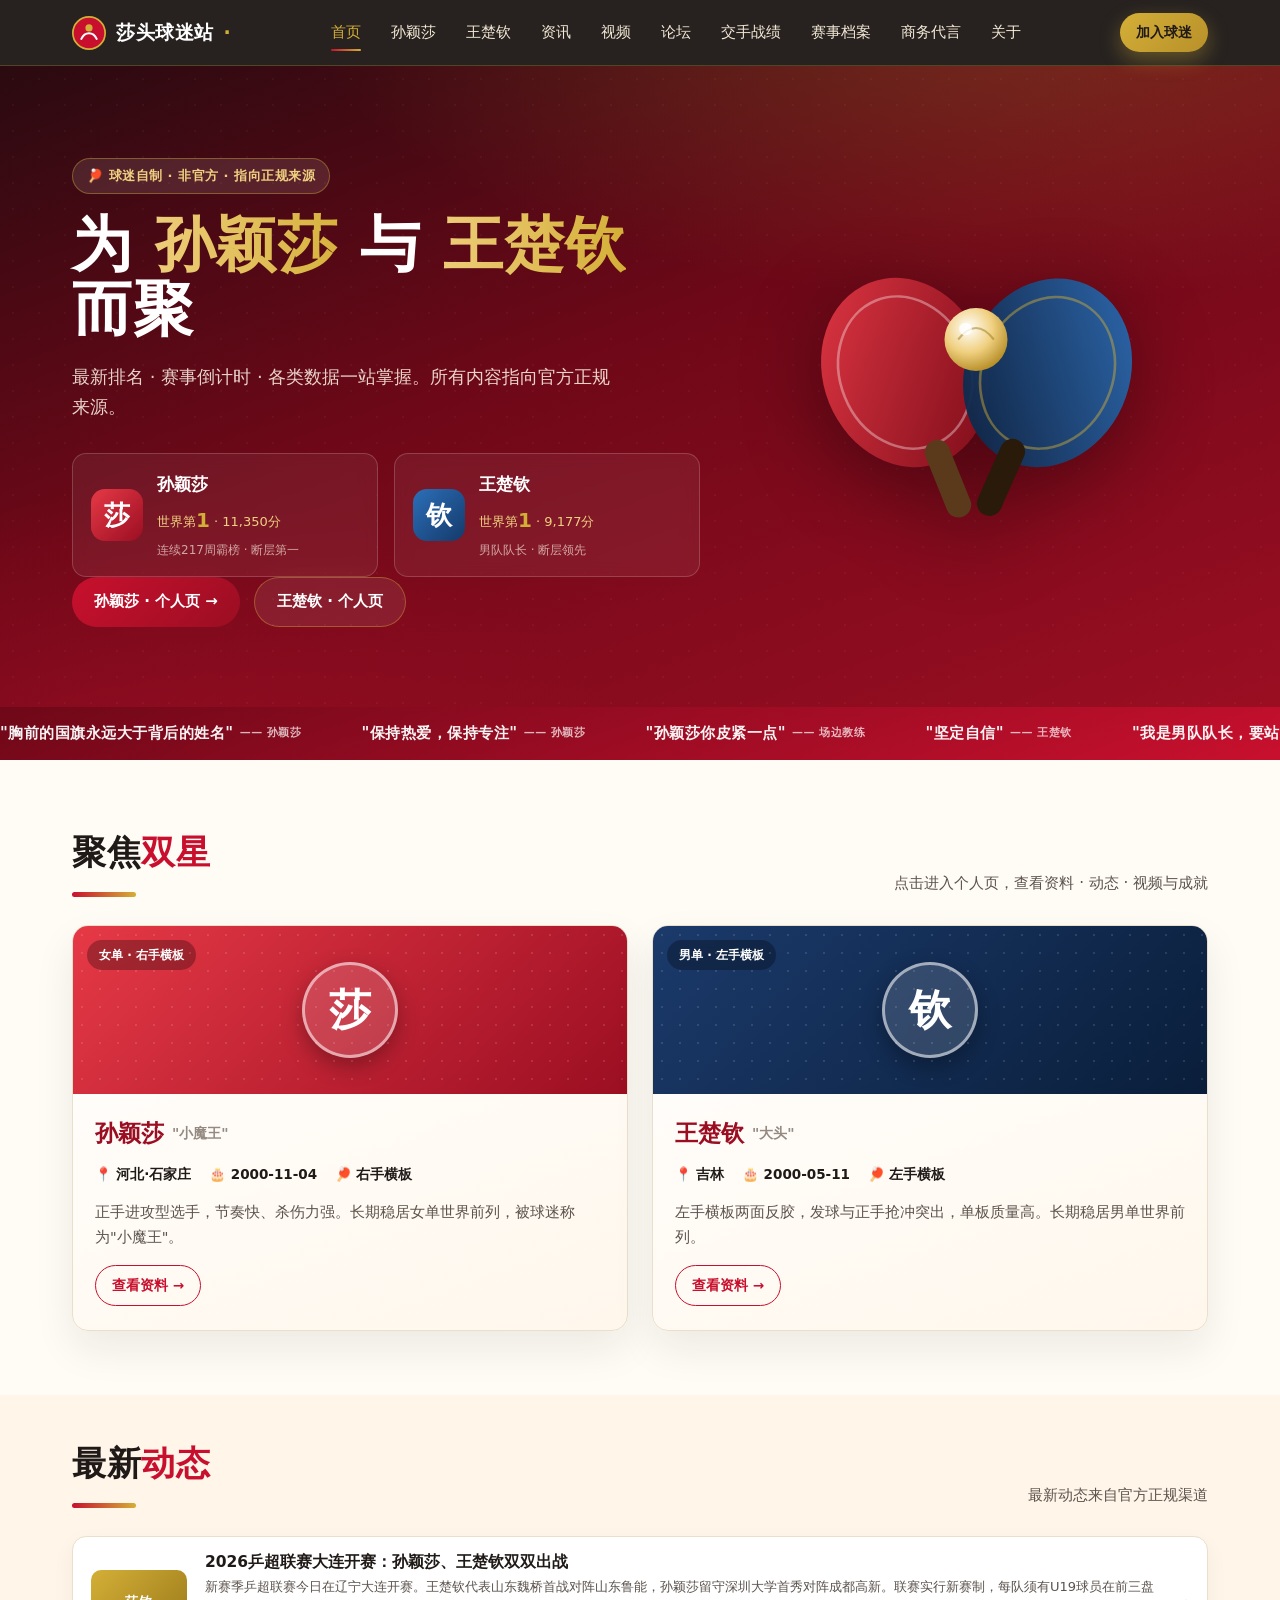
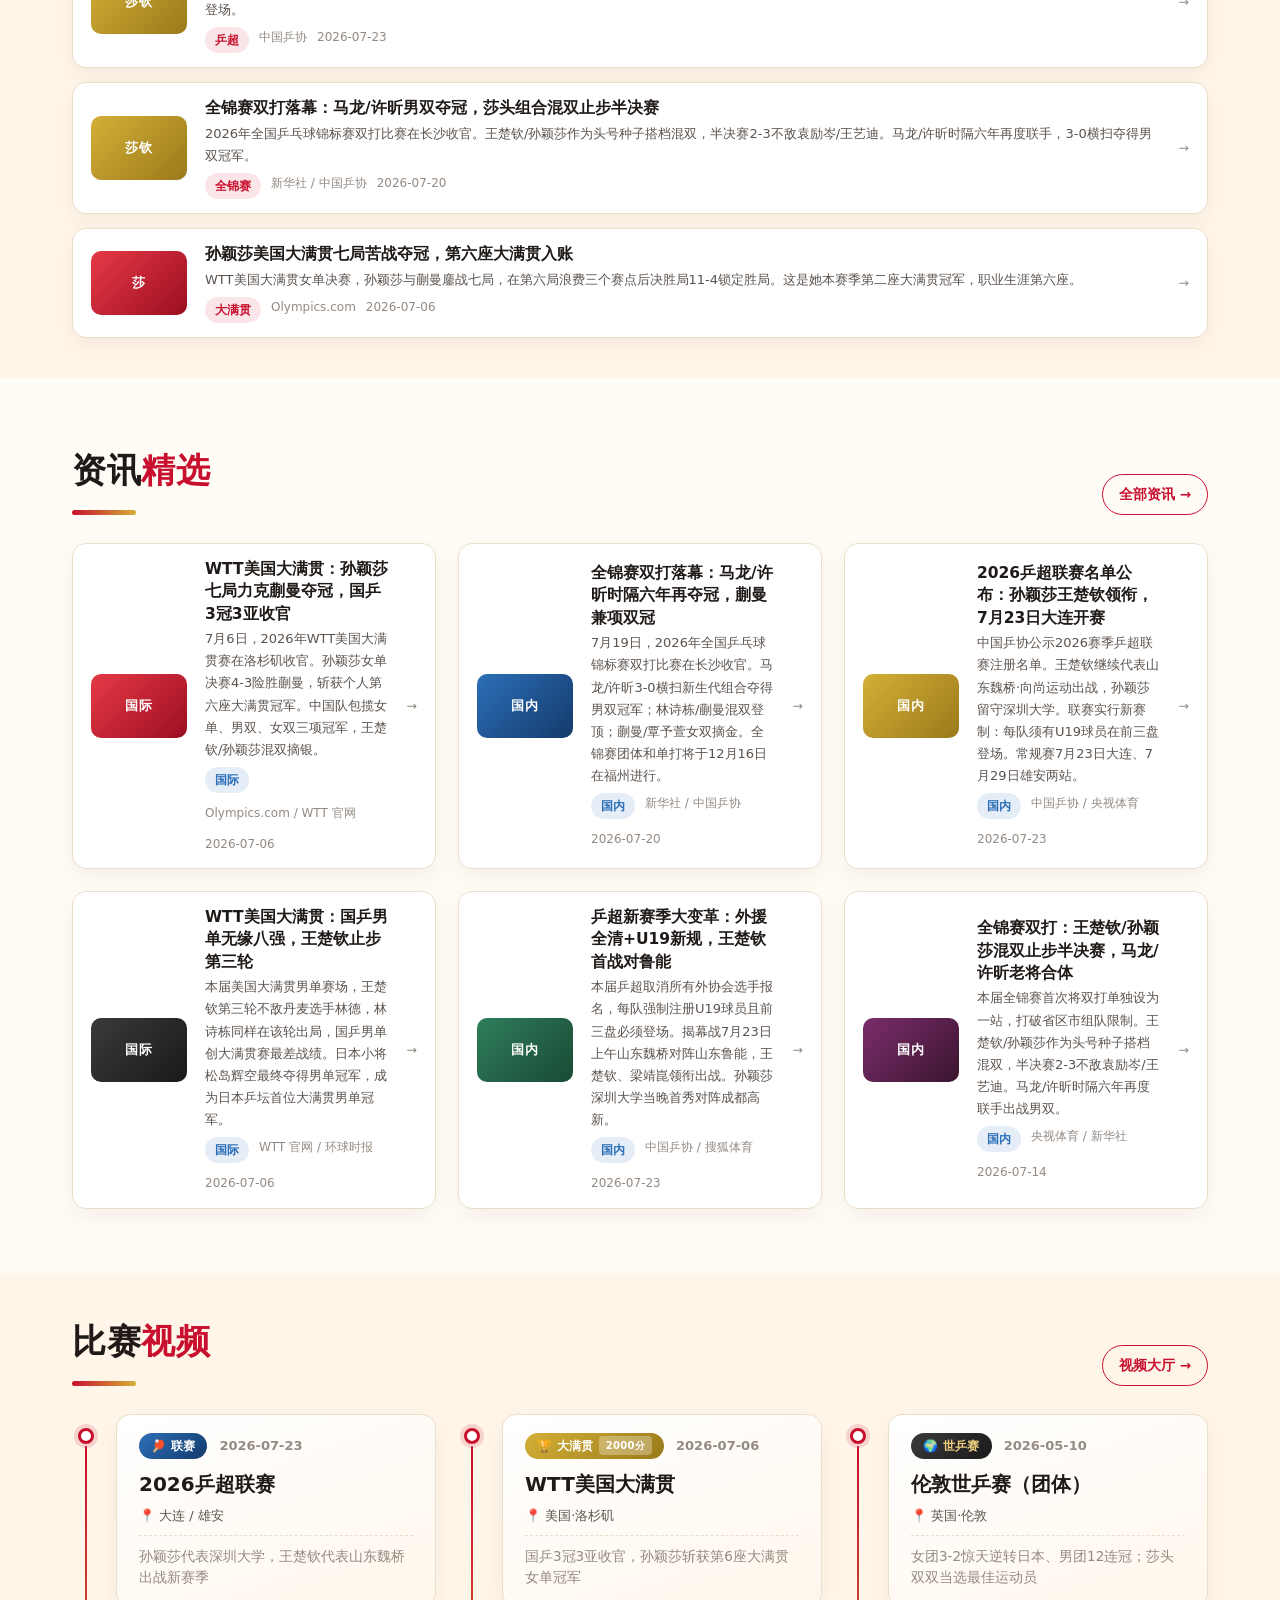
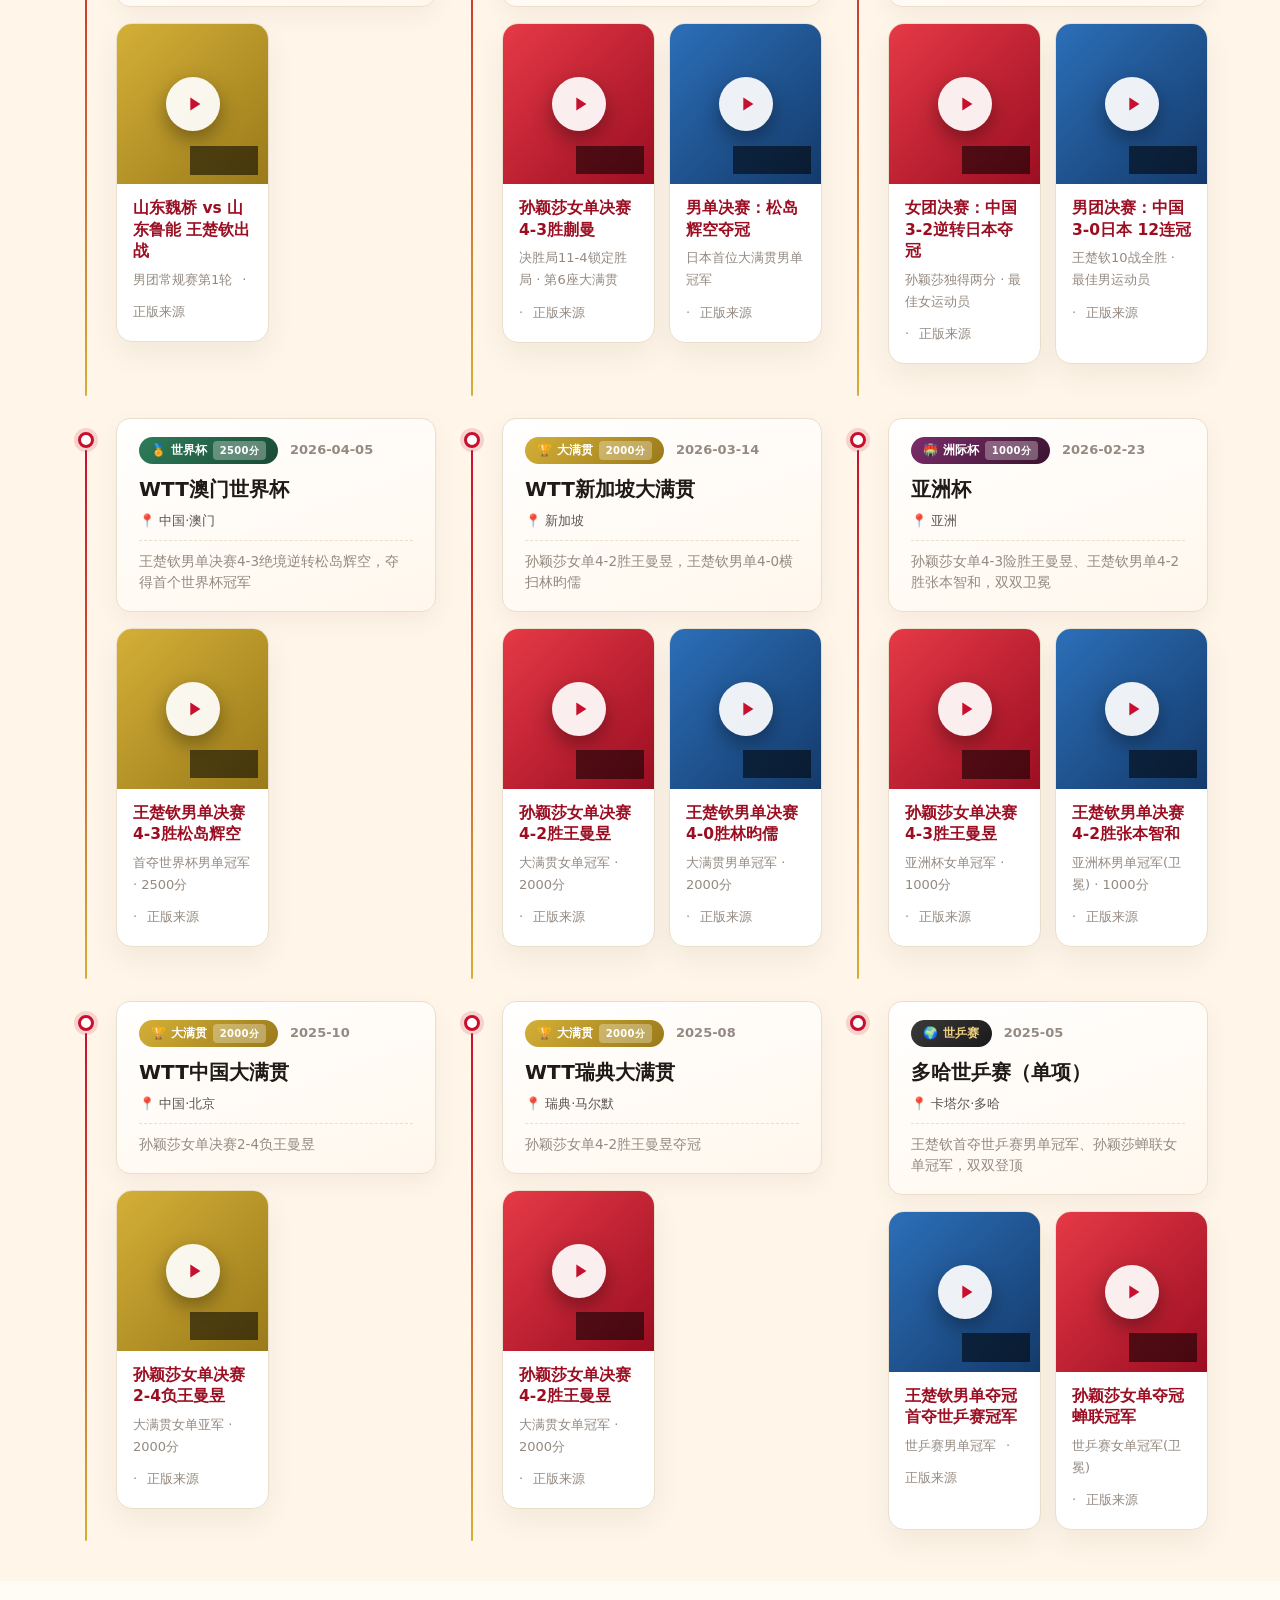
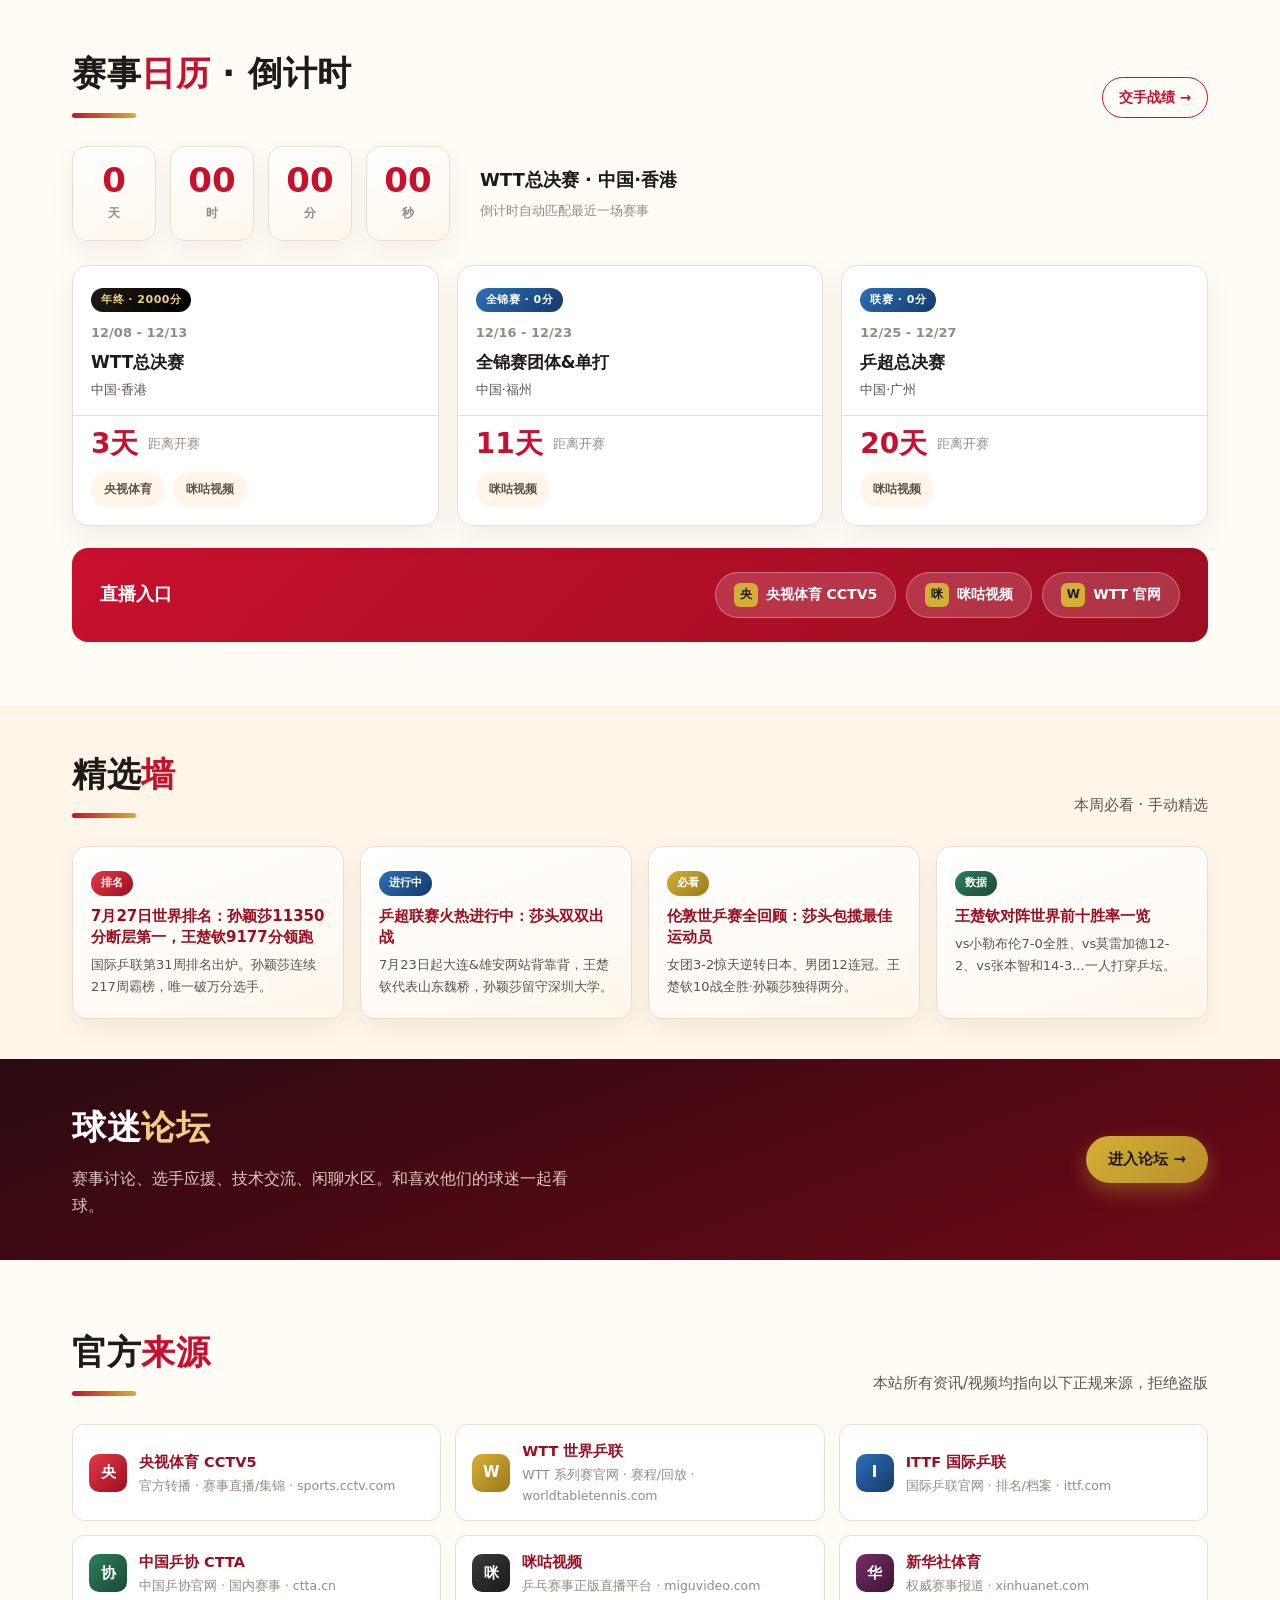
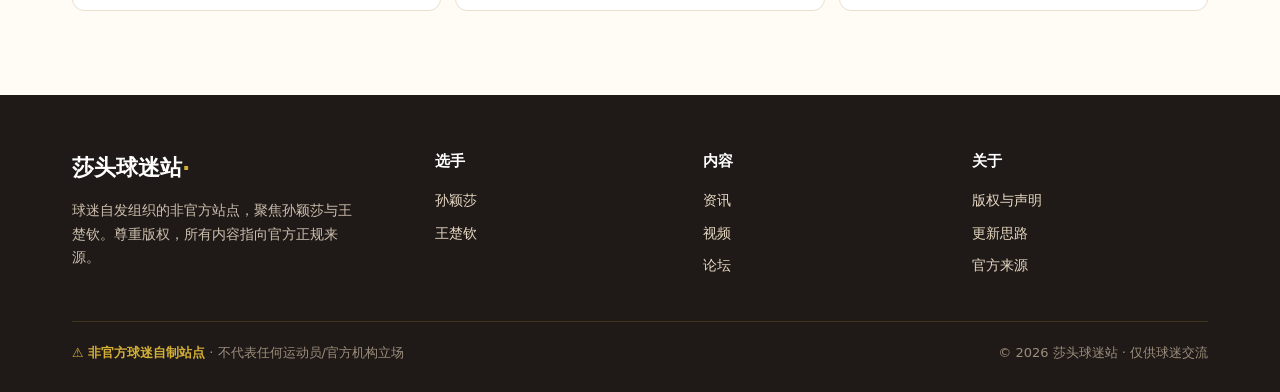
<file: index.html>
<!DOCTYPE html>
<html lang="zh-CN">
<head>
  <meta charset="UTF-8" />
  <meta name="viewport" content="width=device-width, initial-scale=1.0" />
  <title>莎头球迷站 · 孙颖莎 & 王楚钦球迷之家</title>
  <meta name="description" content="球迷自制非官方站点：聚焦孙颖莎、王楚钦的最新动态、比赛视频、国内外乒乓资讯与球迷讨论。所有内容指向官方正规来源。" />
  <link rel="stylesheet" href="assets/css/style.css" />
</head>
<body>

  <!-- 导航 -->
  <nav class="nav">
    <div class="wrap nav-inner">
      <a class="brand" href="index.html">
        <svg class="logo" viewBox="0 0 40 40" fill="none" xmlns="http://www.w3.org/2000/svg">
          <circle cx="20" cy="20" r="19" fill="#C8102E"/>
          <circle cx="20" cy="20" r="19" stroke="#D4AF37" stroke-width="2"/>
          <path d="M11 27c4-9 14-9 18 0" stroke="#fff" stroke-width="2.4" stroke-linecap="round" fill="none"/>
          <circle cx="20" cy="14" r="4.2" fill="#D4AF37"/>
        </svg>
        莎头球迷站<span class="dot">·</span>
      </a>
      <div class="nav-links" id="navLinks">
        <a href="index.html" class="active">首页</a>
        <a href="sun-yingsha.html">孙颖莎</a>
        <a href="wang-chuqin.html">王楚钦</a>
        <a href="news.html">资讯</a>
        <a href="videos.html">视频</a>
        <a href="forum.html">论坛</a>
        <a href="head-to-head.html">交手战绩</a>
        <a href="tournament.html">赛事档案</a>
        <a href="endorsements.html">商务代言</a>
        <a href="about.html">关于</a>
      </div>
      <div class="nav-cta">
        <a class="btn btn-gold btn-sm" href="forum.html">加入球迷</a>
        <button class="nav-toggle" aria-label="菜单" onclick="document.getElementById('navLinks').classList.toggle('open')">
          <span></span><span></span><span></span>
        </button>
      </div>
    </div>
  </nav>

  <!-- Hero -->
  <header class="hero">
    <div class="wrap hero-grid">
      <div>
        <span class="hero-eyebrow">🏓 球迷自制 · 非官方 · 指向正规来源</span>
        <h1>为<span class="gold"> 孙颖莎 </span>与<span class="gold"> 王楚钦 </span>而聚</h1>
        <p class="lead">最新排名 · 赛事倒计时 · 各类数据一站掌握。所有内容指向官方正规来源。</p>

        <!-- 双星排名快览 -->
        <div class="hero-rank-row">
          <div class="hero-rank-mini hr-sun">
            <span class="hrm-mark">莎</span>
            <div>
              <div class="hrm-name">孙颖莎</div>
              <div class="hrm-rank">世界第<span class="hrm-num">1</span> · 11,350分</div>
              <div class="hrm-streak">连续217周霸榜 · 断层第一</div>
            </div>
          </div>
          <div class="hero-rank-mini hr-wang">
            <span class="hrm-mark">钦</span>
            <div>
              <div class="hrm-name">王楚钦</div>
              <div class="hrm-rank">世界第<span class="hrm-num">1</span> · 9,177分</div>
              <div class="hrm-streak">男队队长 · 断层领先</div>
            </div>
          </div>
        </div>

        <div class="hero-actions">
          <a class="btn btn-primary" href="sun-yingsha.html">孙颖莎 · 个人页 →</a>
          <a class="btn btn-ghost" href="wang-chuqin.html">王楚钦 · 个人页</a>
        </div>
      </div>
      <div class="hero-art">
        <svg viewBox="0 0 400 400" xmlns="http://www.w3.org/2000/svg" role="img" aria-label="乒乓球与球拍抽象图形">
          <defs>
            <radialGradient id="ballg" cx="38%" cy="32%" r="70%">
              <stop offset="0%" stop-color="#fff"/>
              <stop offset="55%" stop-color="#F0D080"/>
              <stop offset="100%" stop-color="#B8902A"/>
            </radialGradient>
            <linearGradient id="pad1" x1="0" y1="0" x2="1" y2="1">
              <stop offset="0%" stop-color="#E63946"/><stop offset="100%" stop-color="#7A0A18"/>
            </linearGradient>
            <linearGradient id="pad2" x1="1" y1="0" x2="0" y2="1">
              <stop offset="0%" stop-color="#2C6FB8"/><stop offset="100%" stop-color="#0A1E3A"/>
            </linearGradient>
          </defs>
          <g transform="rotate(-22 140 200)">
            <ellipse cx="140" cy="180" rx="78" ry="92" fill="url(#pad1)" opacity=".96"/>
            <ellipse cx="140" cy="180" rx="62" ry="74" fill="none" stroke="#fff" stroke-width="2.5" opacity=".35"/>
            <rect x="128" y="250" width="24" height="78" rx="12" fill="#5a3a1a"/>
          </g>
          <g transform="rotate(24 260 200)">
            <ellipse cx="260" cy="180" rx="78" ry="92" fill="url(#pad2)" opacity=".96"/>
            <ellipse cx="260" cy="180" rx="62" ry="74" fill="none" stroke="#D4AF37" stroke-width="2.5" opacity=".45"/>
            <rect x="248" y="250" width="24" height="78" rx="12" fill="#2a1a0a"/>
          </g>
          <circle cx="200" cy="150" r="30" fill="url(#ballg)"/>
          <path d="M183 150q17 -22 34 0" stroke="#9a7a1a" stroke-width="2" fill="none" opacity=".5"/>
          <circle cx="190" cy="140" r="6" fill="#fff" opacity=".8"/>
        </svg>
      </div>
    </div>
  </header>

  <!-- 莎头语录飘条 -->
  <div class="quote-strip" data-render="quotes"></div>

  <!-- 双星卡片 -->
  <section class="section">
    <div class="wrap">
      <div class="section-head">
        <div>
          <div class="section-title">聚焦<span class="accent">双星</span></div>
          <div class="section-line"></div>
        </div>
        <div class="section-sub">点击进入个人页，查看资料 · 动态 · 视频与成就</div>
      </div>
      <div class="star-grid">
        <a class="star-card" href="sun-yingsha.html">
          <div class="star-cover s-sun">
            <span class="tag">女单 · 右手横板</span>
            <div class="avatar-mark">莎</div>
          </div>
          <div class="star-body">
            <div class="star-name">孙颖莎 <span class="nick">"小魔王"</span></div>
            <div class="star-meta"><span>📍 <b>河北·石家庄</b></span><span>🎂 <b>2000-11-04</b></span><span>🏓 <b>右手横板</b></span></div>
            <div class="star-desc">正手进攻型选手，节奏快、杀伤力强。长期稳居女单世界前列，被球迷称为"小魔王"。</div>
            <div class="star-foot">
              <span class="btn btn-outline btn-sm">查看资料 →</span>
            </div>
          </div>
        </a>
        <a class="star-card" href="wang-chuqin.html">
          <div class="star-cover s-wang">
            <span class="tag">男单 · 左手横板</span>
            <div class="avatar-mark">钦</div>
          </div>
          <div class="star-body">
            <div class="star-name">王楚钦 <span class="nick">"大头"</span></div>
            <div class="star-meta"><span>📍 <b>吉林</b></span><span>🎂 <b>2000-05-11</b></span><span>🏓 <b>左手横板</b></span></div>
            <div class="star-desc">左手横板两面反胶，发球与正手抢冲突出，单板质量高。长期稳居男单世界前列。</div>
            <div class="star-foot">
              <span class="btn btn-outline btn-sm">查看资料 →</span>
            </div>
          </div>
        </a>
      </div>
    </div>
  </section>

  <!-- 最新动态 -->
  <section class="section-tight" style="background: var(--c-bg-alt);">
    <div class="wrap">
      <div class="section-head">
        <div>
          <div class="section-title">最新<span class="accent">动态</span></div>
          <div class="section-line"></div>
        </div>
        <div class="section-sub">最新动态来自官方正规渠道</div>
      </div>
      <div class="feed" data-render="updates"></div>
    </div>
  </section>

  <!-- 资讯精选 -->
  <section class="section">
    <div class="wrap">
      <div class="section-head">
        <div>
          <div class="section-title">资讯<span class="accent">精选</span></div>
          <div class="section-line"></div>
        </div>
        <a class="btn btn-outline btn-sm" href="news.html">全部资讯 →</a>
      </div>
      <div class="grid grid-3" data-render="news"></div>
    </div>
  </section>

  <!-- 比赛视频 -->
  <section class="section-tight" style="background: var(--c-bg-alt);">
    <div class="wrap">
      <div class="section-head">
        <div>
          <div class="section-title">比赛<span class="accent">视频</span></div>
          <div class="section-line"></div>
        </div>
        <a class="btn btn-outline btn-sm" href="videos.html">视频大厅 →</a>
      </div>
      <div class="video-grid" data-render="videos"></div>
    </div>
  </section>

  <!-- 赛事日历 + 倒计时 -->
  <section class="section">
    <div class="wrap">
      <div class="section-head">
        <div>
          <div class="section-title">赛事<span class="accent">日历</span> · 倒计时</div>
          <div class="section-line"></div>
        </div>
        <a class="btn btn-outline btn-sm" href="head-to-head.html">交手战绩 →</a>
      </div>
      <!-- 大倒计时 -->
      <div style="display:flex; align-items:center; gap:30px; flex-wrap:wrap; margin-bottom:24px;">
        <div class="countdown" data-countdown id="countdownTarget" data-target="">
          <div class="cd-box"><div class="cd-num" data-cd="d">0</div><div class="cd-lbl">天</div></div>
          <div class="cd-box"><div class="cd-num" data-cd="h">00</div><div class="cd-lbl">时</div></div>
          <div class="cd-box"><div class="cd-num" data-cd="m">00</div><div class="cd-lbl">分</div></div>
          <div class="cd-box"><div class="cd-num" data-cd="s">00</div><div class="cd-lbl">秒</div></div>
        </div>
        <div>
          <div style="font-size:18px; font-weight:800;" id="cdLabel" data-cd-label>加载中...</div>
          <div class="muted" style="font-size:13px; margin-top:4px;">倒计时自动匹配最近一场赛事</div>
        </div>
      </div>
      <!-- 赛事卡片 -->
      <div class="calendar-grid" data-render="calendar"></div>
      <!-- 直播入口条 -->
      <div class="live-bar" data-render="livebar"></div>
    </div>
  </section>

  <!-- 精选墙 -->
  <section class="section-tight" style="background: var(--c-bg-alt);">
    <div class="wrap">
      <div class="section-head">
        <div>
          <div class="section-title">精选<span class="accent">墙</span></div>
          <div class="section-line"></div>
        </div>
        <div class="section-sub">本周必看 · 手动精选</div>
      </div>
      <div class="featured-grid" data-render="featured"></div>
    </div>
  </section>

  <!-- 论坛入口 -->
  <section class="section-tight" style="background: linear-gradient(160deg,#2A0A10,#6E0818); color:#fff;">
    <div class="wrap" style="display:flex; align-items:center; justify-content:space-between; gap:24px; flex-wrap:wrap;">
      <div>
        <div class="section-title" style="color:#fff;">球迷<span style="color:var(--c-gold-light);">论坛</span></div>
        <p style="color:rgba(255,245,230,.82); margin-top:8px; max-width:520px;">赛事讨论、选手应援、技术交流、闲聊水区。和喜欢他们的球迷一起看球。</p>
      </div>
      <a class="btn btn-gold" href="forum.html">进入论坛 →</a>
    </div>
  </section>

  <!-- 官方来源 -->
  <section class="section">
    <div class="wrap">
      <div class="section-head">
        <div>
          <div class="section-title">官方<span class="accent">来源</span></div>
          <div class="section-line"></div>
        </div>
        <div class="section-sub">本站所有资讯/视频均指向以下正规来源，拒绝盗版</div>
      </div>
      <div class="source-list" data-render="sources"></div>
    </div>
  </section>

  <!-- 页脚 -->
  <footer class="footer">
    <div class="wrap">
      <div class="footer-grid">
        <div>
          <div class="footer-brand">莎头球迷站<span class="dot">·</span></div>
          <p style="margin-top:12px; font-size:14px; color:#cdbfae; max-width:280px;">球迷自发组织的非官方站点，聚焦孙颖莎与王楚钦。尊重版权，所有内容指向官方正规来源。</p>
        </div>
        <div>
          <h4>选手</h4>
          <ul>
            <li><a href="sun-yingsha.html">孙颖莎</a></li>
            <li><a href="wang-chuqin.html">王楚钦</a></li>
          </ul>
        </div>
        <div>
          <h4>内容</h4>
          <ul>
            <li><a href="news.html">资讯</a></li>
            <li><a href="videos.html">视频</a></li>
            <li><a href="forum.html">论坛</a></li>
          </ul>
        </div>
        <div>
          <h4>关于</h4>
          <ul>
            <li><a href="about.html">版权与声明</a></li>
            <li><a href="about.html#ideas">更新思路</a></li>
            <li><a href="about.html#sources">官方来源</a></li>
          </ul>
        </div>
      </div>
      <div class="footer-bottom">
        <div><span class="nonofficial">⚠ 非官方球迷自制站点</span> · 不代表任何运动员/官方机构立场</div>
        <div>© <span data-year>2026</span> 莎头球迷站 · 仅供球迷交流</div>
      </div>
    </div>
  </footer>

  <script src="assets/js/data.js"></script>
  <script src="assets/js/main.js"></script>
</body>
</html>
</file>
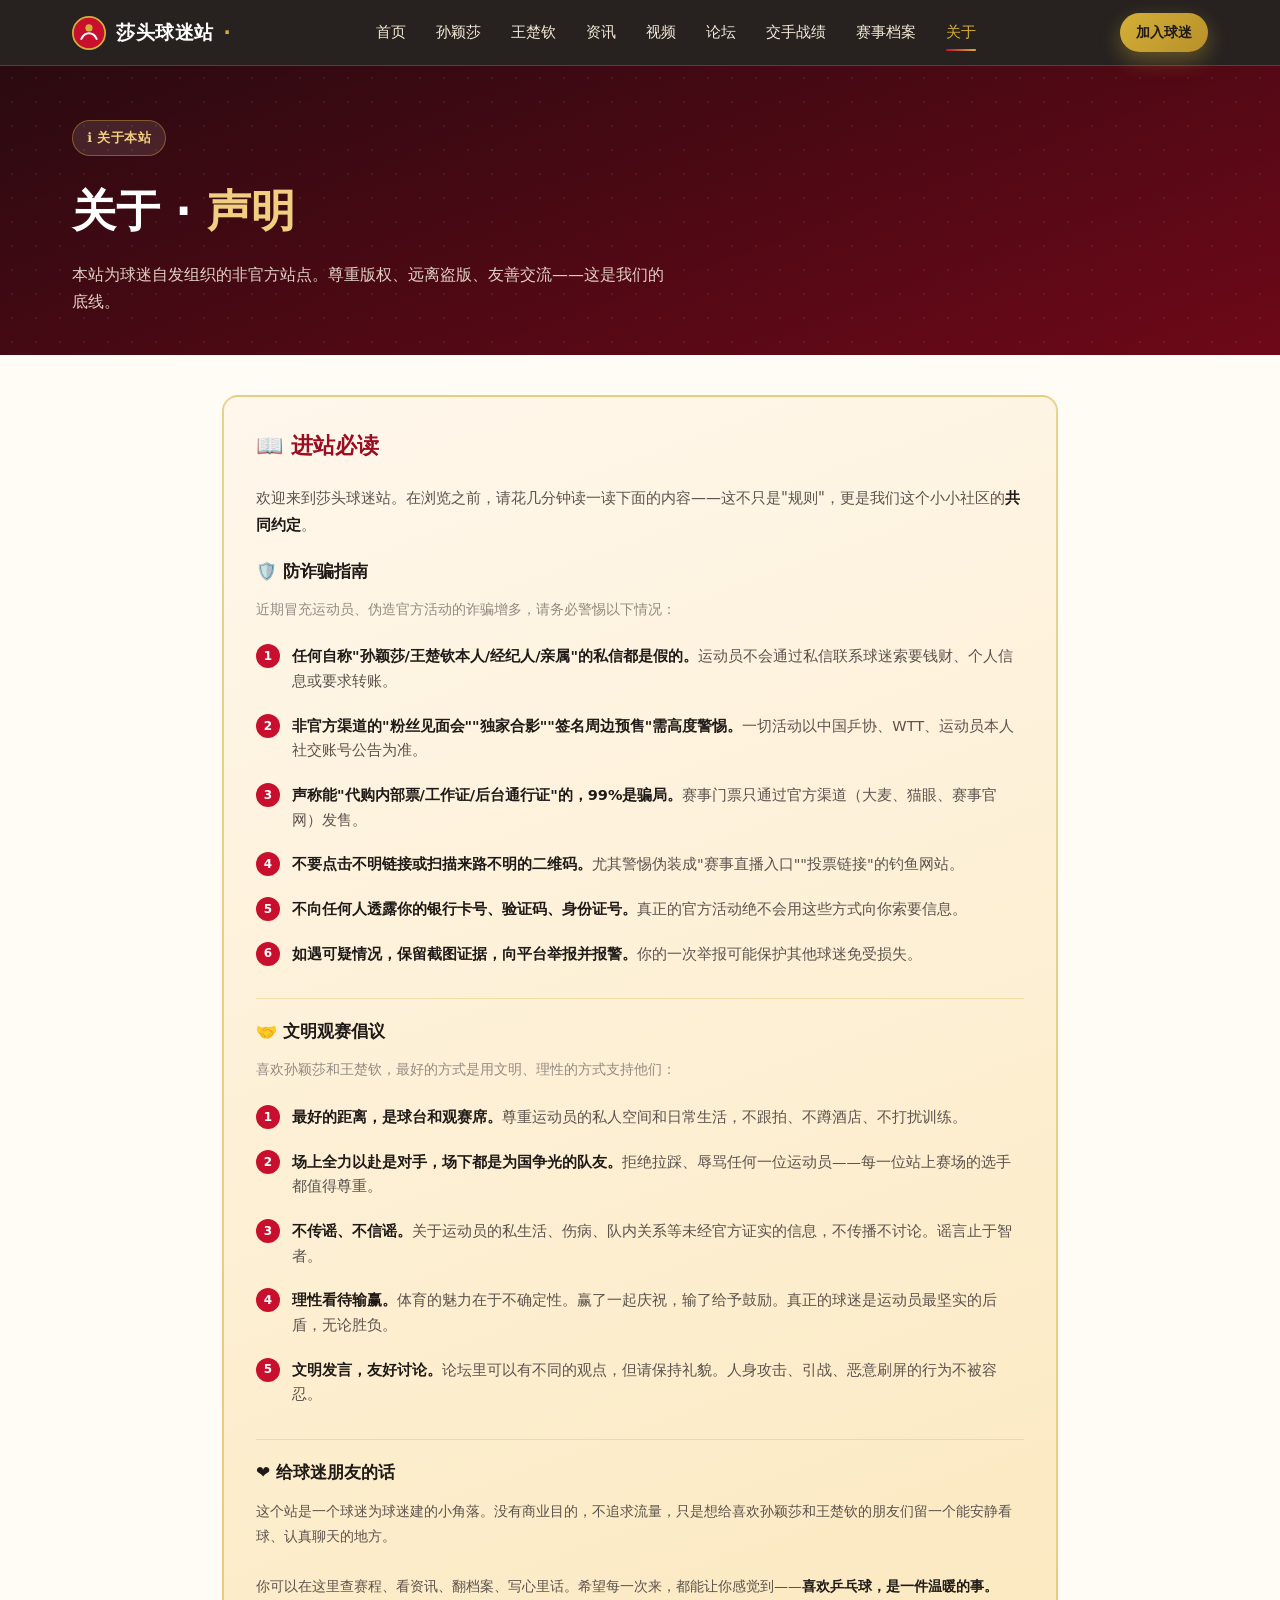
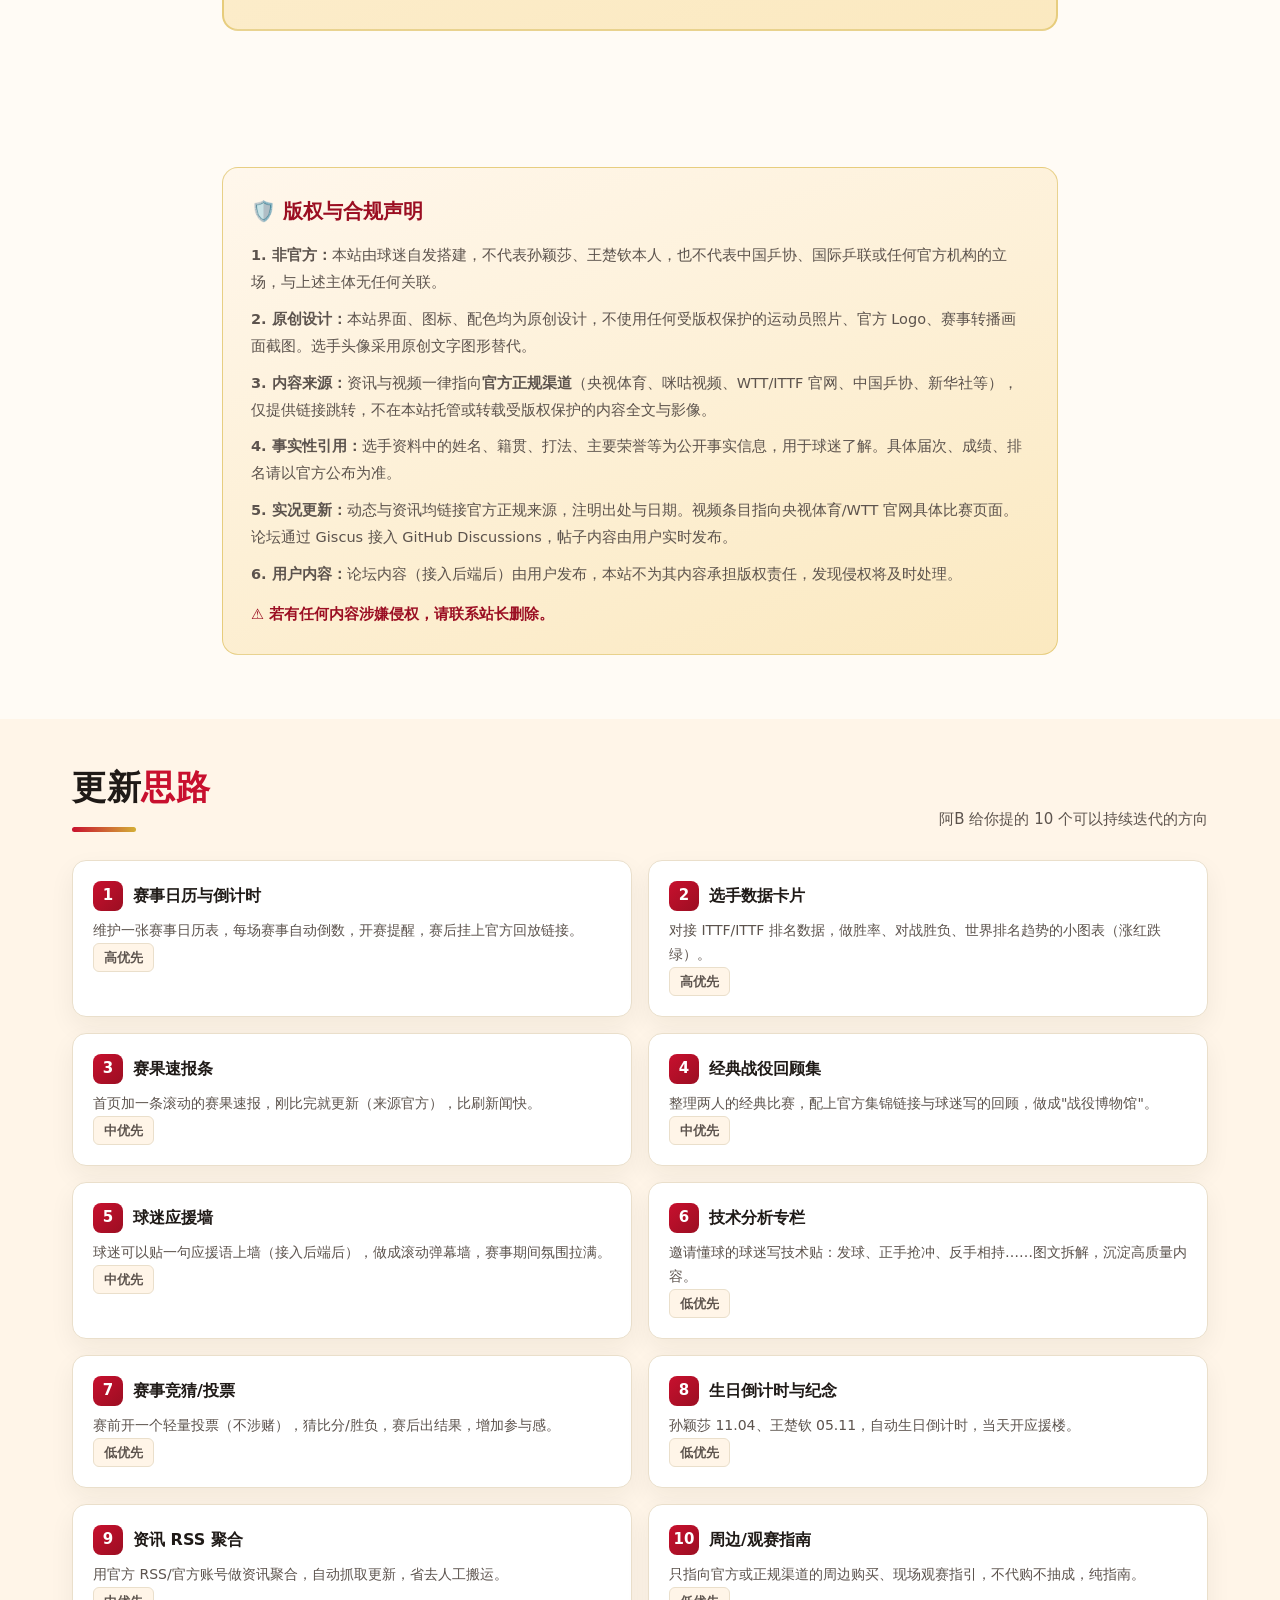
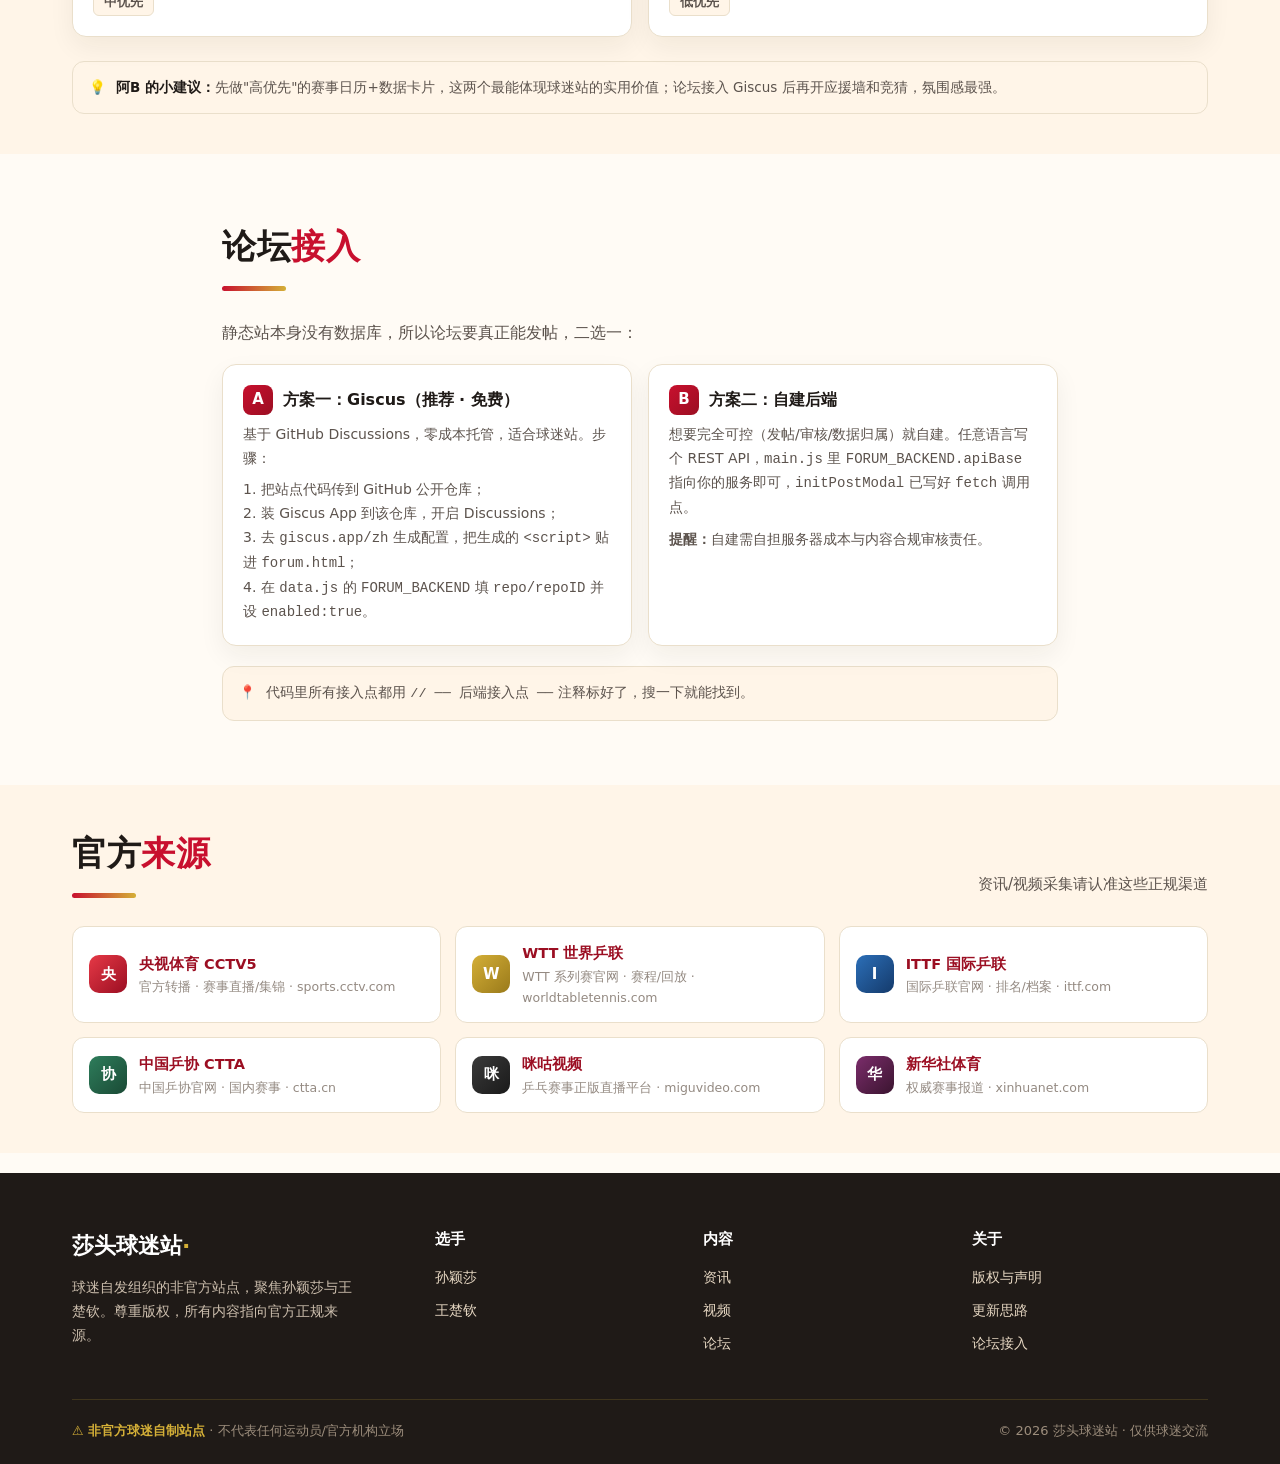
<file: about.html>
<!DOCTYPE html>
<html lang="zh-CN">
<head>
  <meta charset="UTF-8" />
  <meta name="viewport" content="width=device-width, initial-scale=1.0" />
  <title>关于 · 版权声明 · 更新思路 · 莎头球迷站</title>
  <meta name="description" content="关于本站：版权声明、非官方声明、更新思路建议、论坛后端接入指南、官方来源清单。" />
  <link rel="stylesheet" href="assets/css/style.css" />
</head>
<body>

  <nav class="nav">
    <div class="wrap nav-inner">
      <a class="brand" href="index.html">
        <svg class="logo" viewBox="0 0 40 40" fill="none"><circle cx="20" cy="20" r="19" fill="#C8102E"/><circle cx="20" cy="20" r="19" stroke="#D4AF37" stroke-width="2"/><path d="M11 27c4-9 14-9 18 0" stroke="#fff" stroke-width="2.4" stroke-linecap="round" fill="none"/><circle cx="20" cy="14" r="4.2" fill="#D4AF37"/></svg>
        莎头球迷站<span class="dot">·</span>
      </a>
      <div class="nav-links" id="navLinks">
        <a href="index.html">首页</a>
        <a href="sun-yingsha.html">孙颖莎</a>
        <a href="wang-chuqin.html">王楚钦</a>
        <a href="news.html">资讯</a>
        <a href="videos.html">视频</a>
        <a href="forum.html">论坛</a>
        <a href="head-to-head.html">交手战绩</a>
        <a href="tournament.html">赛事档案</a>
        <a href="about.html" class="active">关于</a>
      </div>
      <div class="nav-cta">
        <a class="btn btn-gold btn-sm" href="forum.html">加入球迷</a>
        <button class="nav-toggle" aria-label="菜单" onclick="document.getElementById('navLinks').classList.toggle('open')"><span></span><span></span><span></span></button>
      </div>
    </div>
  </nav>

  <section class="profile-hero" style="padding:54px 0 40px;">
    <div class="wrap">
      <span class="hero-eyebrow">ℹ️ 关于本站</span>
      <h1 style="font-family:var(--ff-display); font-size:clamp(30px,5vw,44px); font-weight:900; color:#fff;">关于 · <span style="color:var(--c-gold-light)">声明</span></h1>
      <p style="color:rgba(255,245,230,.84); margin-top:12px; max-width:600px;">本站为球迷自发组织的非官方站点。尊重版权、远离盗版、友善交流——这是我们的底线。</p>
    </div>
  </section>

  <!-- 进站必读 -->
  <section class="section-tight">
    <div class="wrap wrap-narrow">
      <div class="mustread">
        <h3>📖 进站必读</h3>
        <p style="font-size:15px; color:var(--c-ink-soft); line-height:1.8; margin-bottom:18px;">
          欢迎来到莎头球迷站。在浏览之前，请花几分钟读一读下面的内容——这不只是"规则"，更是我们这个小小社区的<b style="color:var(--c-ink)">共同约定</b>。
        </p>

        <h4>🛡️ 防诈骗指南</h4>
        <p style="font-size:13.5px; color:var(--c-ink-mute); margin-bottom:14px;">近期冒充运动员、伪造官方活动的诈骗增多，请务必警惕以下情况：</p>
        <ol>
          <li><b>任何自称"孙颖莎/王楚钦本人/经纪人/亲属"的私信都是假的。</b>运动员不会通过私信联系球迷索要钱财、个人信息或要求转账。</li>
          <li><b>非官方渠道的"粉丝见面会""独家合影""签名周边预售"需高度警惕。</b>一切活动以中国乒协、WTT、运动员本人社交账号公告为准。</li>
          <li><b>声称能"代购内部票/工作证/后台通行证"的，99%是骗局。</b>赛事门票只通过官方渠道（大麦、猫眼、赛事官网）发售。</li>
          <li><b>不要点击不明链接或扫描来路不明的二维码。</b>尤其警惕伪装成"赛事直播入口""投票链接"的钓鱼网站。</li>
          <li><b>不向任何人透露你的银行卡号、验证码、身份证号。</b>真正的官方活动绝不会用这些方式向你索要信息。</li>
          <li><b>如遇可疑情况，保留截图证据，向平台举报并报警。</b>你的一次举报可能保护其他球迷免受损失。</li>
        </ol>

        <h4>🤝 文明观赛倡议</h4>
        <p style="font-size:13.5px; color:var(--c-ink-mute); margin-bottom:14px;">喜欢孙颖莎和王楚钦，最好的方式是用文明、理性的方式支持他们：</p>
        <ol>
          <li><b>最好的距离，是球台和观赛席。</b>尊重运动员的私人空间和日常生活，不跟拍、不蹲酒店、不打扰训练。</li>
          <li><b>场上全力以赴是对手，场下都是为国争光的队友。</b>拒绝拉踩、辱骂任何一位运动员——每一位站上赛场的选手都值得尊重。</li>
          <li><b>不传谣、不信谣。</b>关于运动员的私生活、伤病、队内关系等未经官方证实的信息，不传播不讨论。谣言止于智者。</li>
          <li><b>理性看待输赢。</b>体育的魅力在于不确定性。赢了一起庆祝，输了给予鼓励。真正的球迷是运动员最坚实的后盾，无论胜负。</li>
          <li><b>文明发言，友好讨论。</b>论坛里可以有不同的观点，但请保持礼貌。人身攻击、引战、恶意刷屏的行为不被容忍。</li>
        </ol>

        <h4>❤️ 给球迷朋友的话</h4>
        <p style="font-size:14px; color:var(--c-ink-soft); line-height:1.8; margin-top:8px;">
          这个站是一个球迷为球迷建的小角落。没有商业目的，不追求流量，只是想给喜欢孙颖莎和王楚钦的朋友们留一个能安静看球、认真聊天的地方。<br><br>
          你可以在这里查赛程、看资讯、翻档案、写心里话。希望每一次来，都能让你感觉到——<b style="color:var(--c-ink)">喜欢乒乓球，是一件温暖的事。</b>
        </p>
      </div>
    </div>
  </section>

  <!-- 版权声明 -->
  <section class="section">
    <div class="wrap wrap-narrow">
      <div class="disclaimer">
        <h3>🛡️ 版权与合规声明</h3>
        <div style="margin-top:14px; color:var(--c-ink-soft); font-size:14.5px; line-height:1.85;">
          <p><b>1. 非官方：</b>本站由球迷自发搭建，不代表孙颖莎、王楚钦本人，也不代表中国乒协、国际乒联或任何官方机构的立场，与上述主体无任何关联。</p>
          <p style="margin-top:10px;"><b>2. 原创设计：</b>本站界面、图标、配色均为原创设计，不使用任何受版权保护的运动员照片、官方 Logo、赛事转播画面截图。选手头像采用原创文字图形替代。</p>
          <p style="margin-top:10px;"><b>3. 内容来源：</b>资讯与视频一律指向<b>官方正规渠道</b>（央视体育、咪咕视频、WTT/ITTF 官网、中国乒协、新华社等），仅提供链接跳转，不在本站托管或转载受版权保护的内容全文与影像。</p>
          <p style="margin-top:10px;"><b>4. 事实性引用：</b>选手资料中的姓名、籍贯、打法、主要荣誉等为公开事实信息，用于球迷了解。具体届次、成绩、排名请以官方公布为准。</p>
          <p style="margin-top:10px;"><b>5. 实况更新：</b>动态与资讯均链接官方正规来源，注明出处与日期。视频条目指向央视体育/WTT 官网具体比赛页面。论坛通过 Giscus 接入 GitHub Discussions，帖子内容由用户实时发布。</p>
          <p style="margin-top:10px;"><b>6. 用户内容：</b>论坛内容（接入后端后）由用户发布，本站不为其内容承担版权责任，发现侵权将及时处理。</p>
          <p style="margin-top:14px; color:var(--c-red-deep)"><b>⚠ 若有任何内容涉嫌侵权，请联系站长删除。</b></p>
        </div>
      </div>
    </div>
  </section>

  <!-- 更新思路 -->
  <section class="section-tight" id="ideas" style="background: var(--c-bg-alt);">
    <div class="wrap">
      <div class="section-head">
        <div><div class="section-title">更新<span class="accent">思路</span></div><div class="section-line"></div></div>
        <div class="section-sub">阿B 给你提的 10 个可以持续迭代的方向</div>
      </div>
      <div class="idea-list">
        <div class="idea"><div class="h"><span class="n">1</span>赛事日历与倒计时</div><p>维护一张赛事日历表，每场赛事自动倒数，开赛提醒，赛后挂上官方回放链接。</p><span class="tag-pill">高优先</span></div>
        <div class="idea"><div class="h"><span class="n">2</span>选手数据卡片</div><p>对接 ITTF/ITTF 排名数据，做胜率、对战胜负、世界排名趋势的小图表（涨红跌绿）。</p><span class="tag-pill">高优先</span></div>
        <div class="idea"><div class="h"><span class="n">3</span>赛果速报条</div><p>首页加一条滚动的赛果速报，刚比完就更新（来源官方），比刷新闻快。</p><span class="tag-pill">中优先</span></div>
        <div class="idea"><div class="h"><span class="n">4</span>经典战役回顾集</div><p>整理两人的经典比赛，配上官方集锦链接与球迷写的回顾，做成"战役博物馆"。</p><span class="tag-pill">中优先</span></div>
        <div class="idea"><div class="h"><span class="n">5</span>球迷应援墙</div><p>球迷可以贴一句应援语上墙（接入后端后），做成滚动弹幕墙，赛事期间氛围拉满。</p><span class="tag-pill">中优先</span></div>
        <div class="idea"><div class="h"><span class="n">6</span>技术分析专栏</div><p>邀请懂球的球迷写技术贴：发球、正手抢冲、反手相持……图文拆解，沉淀高质量内容。</p><span class="tag-pill">低优先</span></div>
        <div class="idea"><div class="h"><span class="n">7</span>赛事竞猜/投票</div><p>赛前开一个轻量投票（不涉赌），猜比分/胜负，赛后出结果，增加参与感。</p><span class="tag-pill">低优先</span></div>
        <div class="idea"><div class="h"><span class="n">8</span>生日倒计时与纪念</div><p>孙颖莎 11.04、王楚钦 05.11，自动生日倒计时，当天开应援楼。</p><span class="tag-pill">低优先</span></div>
        <div class="idea"><div class="h"><span class="n">9</span>资讯 RSS 聚合</div><p>用官方 RSS/官方账号做资讯聚合，自动抓取更新，省去人工搬运。</p><span class="tag-pill">中优先</span></div>
        <div class="idea"><div class="h"><span class="n">10</span>周边/观赛指南</div><p>只指向官方或正规渠道的周边购买、现场观赛指引，不代购不抽成，纯指南。</p><span class="tag-pill">低优先</span></div>
      </div>
      <div class="notice-box" style="margin-top:24px;"><span>💡</span><div><b>阿B 的小建议：</b>先做"高优先"的赛事日历+数据卡片，这两个最能体现球迷站的实用价值；论坛接入 Giscus 后再开应援墙和竞猜，氛围感最强。</div></div>
    </div>
  </section>

  <!-- 论坛接入指南 -->
  <section class="section" id="forum">
    <div class="wrap wrap-narrow">
      <div class="section-head">
        <div><div class="section-title">论坛<span class="accent">接入</span></div><div class="section-line"></div></div>
      </div>
      <p style="font-size:16px; color:var(--c-ink-soft);">静态站本身没有数据库，所以论坛要真正能发帖，二选一：</p>
      <div class="idea-list" style="margin-top:18px;">
        <div class="idea">
          <div class="h"><span class="n">A</span>方案一：Giscus（推荐 · 免费）</div>
          <p>基于 GitHub Discussions，零成本托管，适合球迷站。步骤：</p>
          <p style="margin-top:8px;">1. 把站点代码传到 GitHub 公开仓库；<br>2. 装 Giscus App 到该仓库，开启 Discussions；<br>3. 去 <code>giscus.app/zh</code> 生成配置，把生成的 <code>&lt;script&gt;</code> 贴进 <code>forum.html</code>；<br>4. 在 <code>data.js</code> 的 <code>FORUM_BACKEND</code> 填 <code>repo/repoID</code> 并设 <code>enabled:true</code>。</p>
        </div>
        <div class="idea">
          <div class="h"><span class="n">B</span>方案二：自建后端</div>
          <p>想要完全可控（发帖/审核/数据归属）就自建。任意语言写个 REST API，<code>main.js</code> 里 <code>FORUM_BACKEND.apiBase</code> 指向你的服务即可，<code>initPostModal</code> 已写好 <code>fetch</code> 调用点。</p>
          <p style="margin-top:8px;"><b>提醒：</b>自建需自担服务器成本与内容合规审核责任。</p>
        </div>
      </div>
      <div class="notice-box" style="margin-top:20px;"><span>📍</span><div>代码里所有接入点都用 <code>// ── 后端接入点 ──</code> 注释标好了，搜一下就能找到。</div></div>
    </div>
  </section>

  <!-- 官方来源 -->
  <section class="section-tight" style="background: var(--c-bg-alt);" id="sources">
    <div class="wrap">
      <div class="section-head">
        <div><div class="section-title">官方<span class="accent">来源</span></div><div class="section-line"></div></div>
        <div class="section-sub">资讯/视频采集请认准这些正规渠道</div>
      </div>
      <div class="source-list" data-render="sources"></div>
    </div>
  </section>

  <footer class="footer">
    <div class="wrap">
      <div class="footer-grid">
        <div><div class="footer-brand">莎头球迷站<span class="dot">·</span></div><p style="margin-top:12px; font-size:14px; color:#cdbfae; max-width:280px;">球迷自发组织的非官方站点，聚焦孙颖莎与王楚钦。尊重版权，所有内容指向官方正规来源。</p></div>
        <div><h4>选手</h4><ul><li><a href="sun-yingsha.html">孙颖莎</a></li><li><a href="wang-chuqin.html">王楚钦</a></li></ul></div>
        <div><h4>内容</h4><ul><li><a href="news.html">资讯</a></li><li><a href="videos.html">视频</a></li><li><a href="forum.html">论坛</a></li></ul></div>
        <div><h4>关于</h4><ul><li><a href="about.html">版权与声明</a></li><li><a href="about.html#ideas">更新思路</a></li><li><a href="about.html#forum">论坛接入</a></li></ul></div>
      </div>
      <div class="footer-bottom">
        <div><span class="nonofficial">⚠ 非官方球迷自制站点</span> · 不代表任何运动员/官方机构立场</div>
        <div>© <span data-year>2026</span> 莎头球迷站 · 仅供球迷交流</div>
      </div>
    </div>
  </footer>

  <script src="assets/js/data.js"></script>
  <script src="assets/js/main.js"></script>
</body>
</html>
</file>
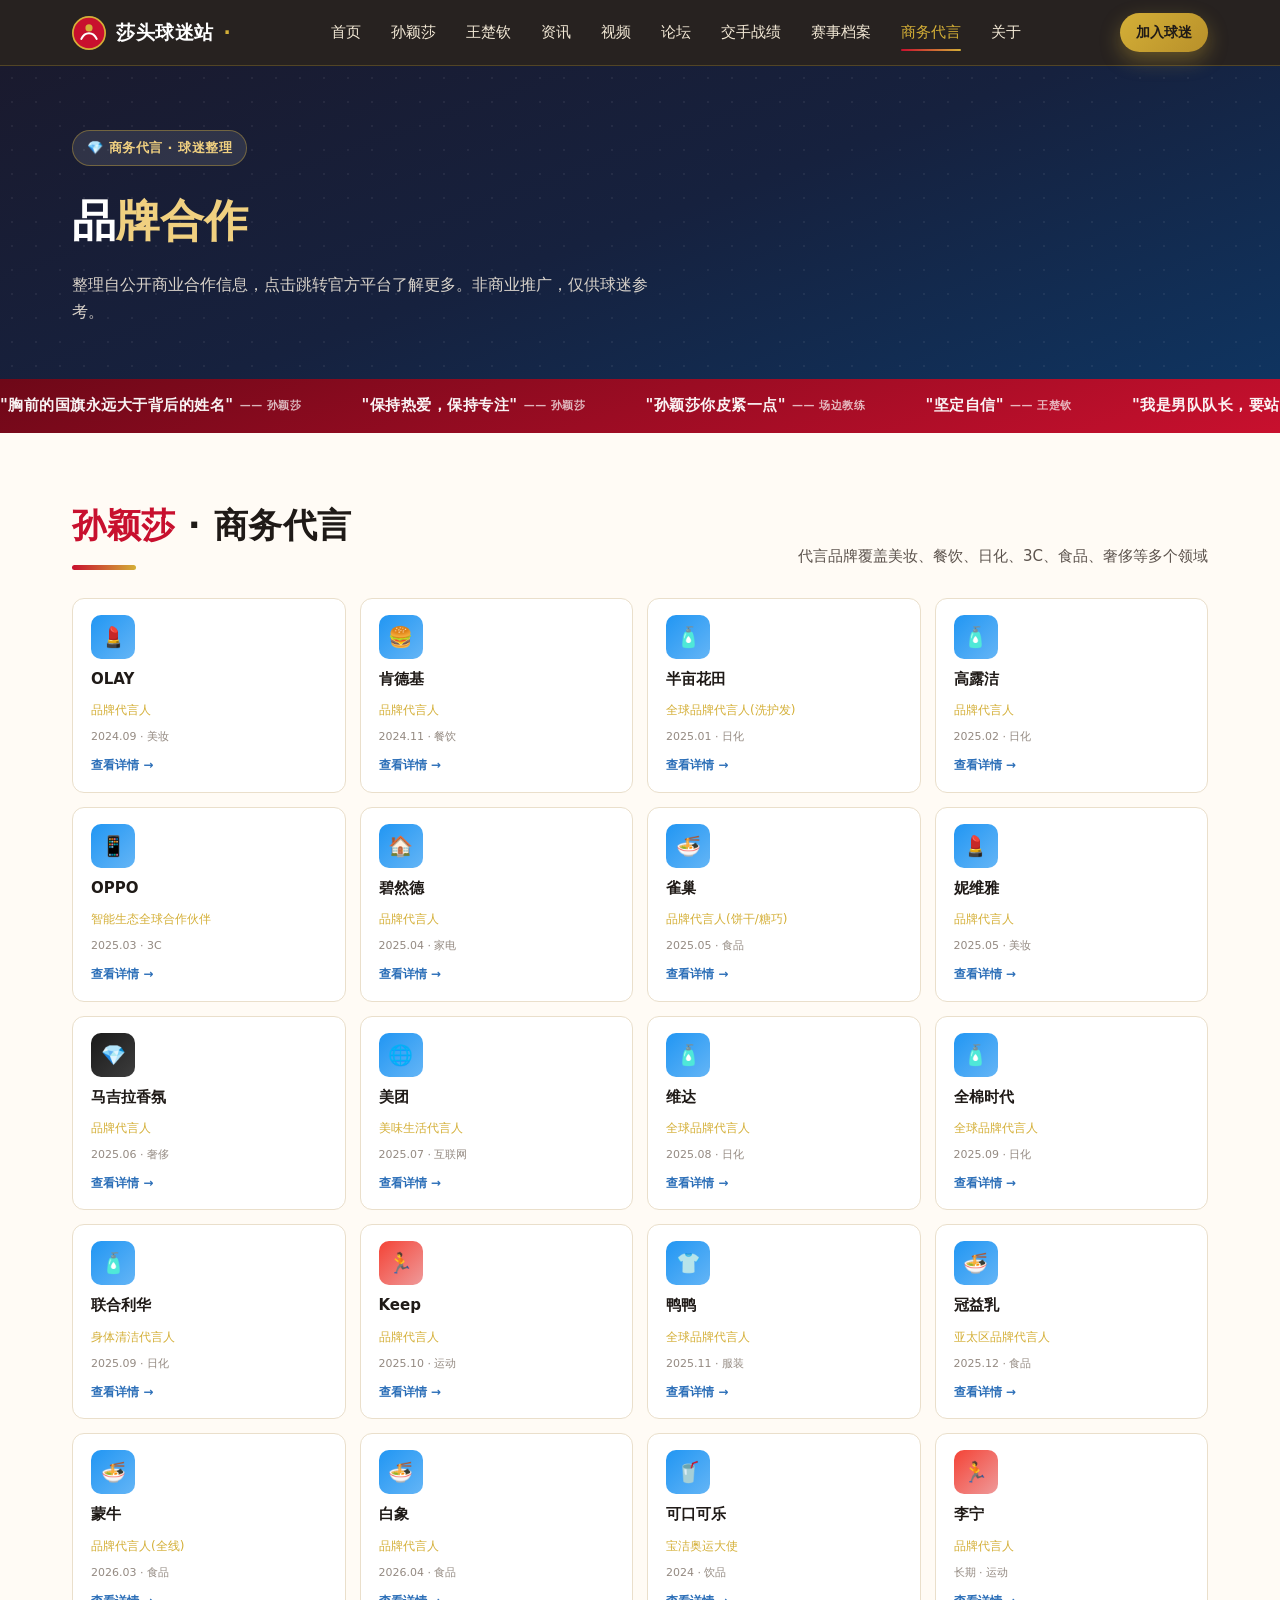
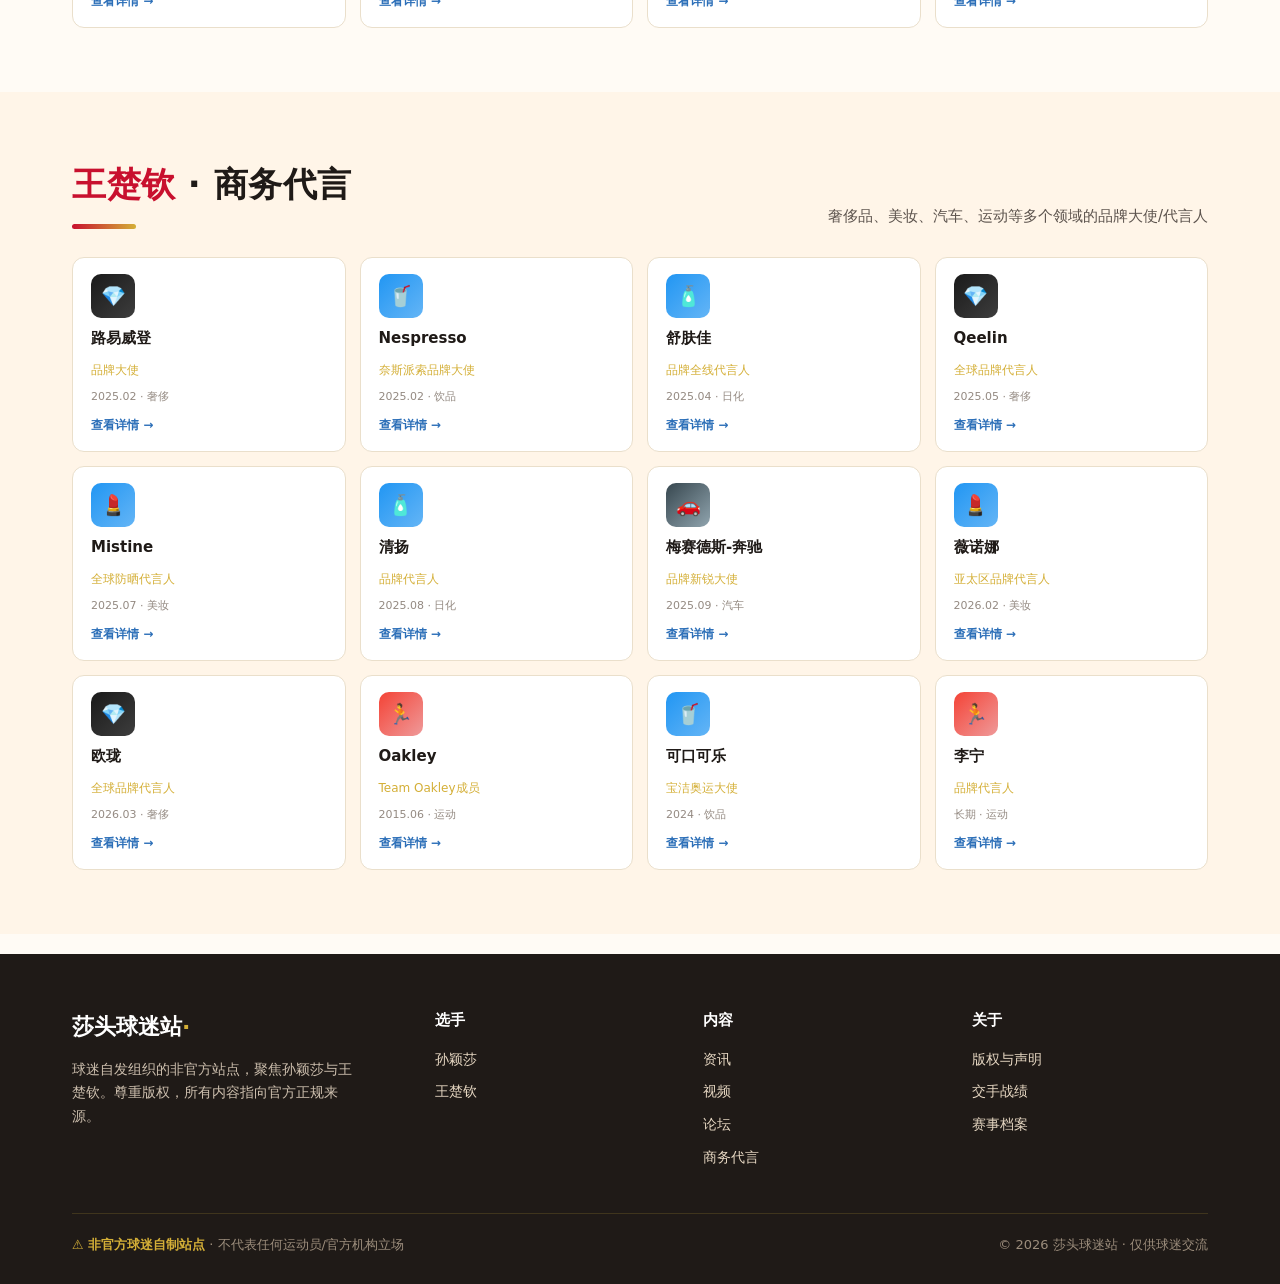
<file: endorsements.html>
<!DOCTYPE html>
<html lang="zh-CN">
<head>
  <meta charset="UTF-8" />
  <meta name="viewport" content="width=device-width, initial-scale=1.0" />
  <title>商务代言 · 莎头球迷站</title>
  <meta name="description" content="孙颖莎、王楚钦商务代言合集：品牌、权益、官方购买渠道。球迷整理非官方。" />
  <link rel="stylesheet" href="assets/css/style.css" />
</head>
<body data-endorse-player="both">

  <nav class="nav">
    <div class="wrap nav-inner">
      <a class="brand" href="index.html">
        <svg class="logo" viewBox="0 0 40 40" fill="none"><circle cx="20" cy="20" r="19" fill="#C8102E"/><circle cx="20" cy="20" r="19" stroke="#D4AF37" stroke-width="2"/><path d="M11 27c4-9 14-9 18 0" stroke="#fff" stroke-width="2.4" stroke-linecap="round" fill="none"/><circle cx="20" cy="14" r="4.2" fill="#D4AF37"/></svg>
        莎头球迷站<span class="dot">·</span>
      </a>
      <div class="nav-links" id="navLinks">
        <a href="index.html">首页</a>
        <a href="sun-yingsha.html">孙颖莎</a>
        <a href="wang-chuqin.html">王楚钦</a>
        <a href="news.html">资讯</a>
        <a href="videos.html">视频</a>
        <a href="forum.html">论坛</a>
        <a href="head-to-head.html">交手战绩</a>
        <a href="tournament.html">赛事档案</a>
        <a href="endorsements.html" class="active">商务代言</a>
        <a href="about.html">关于</a>
      </div>
      <div class="nav-cta">
        <a class="btn btn-gold btn-sm" href="forum.html">加入球迷</a>
        <button class="nav-toggle" aria-label="菜单" onclick="document.getElementById('navLinks').classList.toggle('open')"><span></span><span></span><span></span></button>
      </div>
    </div>
  </nav>

  <header class="profile-hero" style="background:linear-gradient(160deg,#1a1a2e,#16213e,#0f3460);">
    <div class="wrap">
      <span class="hero-eyebrow">💎 商务代言 · 球迷整理</span>
      <h1 style="font-family:var(--ff-display); font-size:clamp(30px,5vw,44px); font-weight:900; color:#fff;">品<span style="color:var(--c-gold-light)">牌合作</span></h1>
      <p style="color:rgba(255,245,230,.84); margin-top:12px; max-width:600px;">整理自公开商业合作信息，点击跳转官方平台了解更多。非商业推广，仅供球迷参考。</p>
    </div>
  </header>

  <!-- 语录条 -->
  <div class="quote-strip" data-render="quotes"></div>

  <!-- 孙颖莎代言 -->
  <section class="section">
    <div class="wrap">
      <div class="section-head">
        <div><div class="section-title"><span class="accent">孙颖莎</span> · 商务代言</div><div class="section-line"></div></div>
        <div class="section-sub">代言品牌覆盖美妆、餐饮、日化、3C、食品、奢侈等多个领域</div>
      </div>
      <div class="endorse-grid" data-render="endorse" data-endorse-player="sun"></div>
    </div>
  </section>

  <!-- 王楚钦代言 -->
  <section class="section" style="background:var(--c-bg-alt);">
    <div class="wrap">
      <div class="section-head">
        <div><div class="section-title"><span class="accent">王楚钦</span> · 商务代言</div><div class="section-line"></div></div>
        <div class="section-sub">奢侈品、美妆、汽车、运动等多个领域的品牌大使/代言人</div>
      </div>
      <div class="endorse-grid" data-render="endorse" data-endorse-player="wang"></div>
    </div>
  </section>

  <footer class="footer">
    <div class="wrap">
      <div class="footer-grid">
        <div><div class="footer-brand">莎头球迷站<span class="dot">·</span></div><p style="margin-top:12px; font-size:14px; color:#cdbfae; max-width:280px;">球迷自发组织的非官方站点，聚焦孙颖莎与王楚钦。尊重版权，所有内容指向官方正规来源。</p></div>
        <div><h4>选手</h4><ul><li><a href="sun-yingsha.html">孙颖莎</a></li><li><a href="wang-chuqin.html">王楚钦</a></li></ul></div>
        <div><h4>内容</h4><ul><li><a href="news.html">资讯</a></li><li><a href="videos.html">视频</a></li><li><a href="forum.html">论坛</a></li><li><a href="endorsements.html">商务代言</a></li></ul></div>
        <div><h4>关于</h4><ul><li><a href="about.html">版权与声明</a></li><li><a href="head-to-head.html">交手战绩</a></li><li><a href="tournament.html">赛事档案</a></li></ul></div>
      </div>
      <div class="footer-bottom">
        <div><span class="nonofficial">⚠ 非官方球迷自制站点</span> · 不代表任何运动员/官方机构立场</div>
        <div>© <span data-year>2026</span> 莎头球迷站 · 仅供球迷交流</div>
      </div>
    </div>
  </footer>

  <script src="assets/js/data.js"></script>
  <script src="assets/js/main.js"></script>
</body>
</html>
</file>
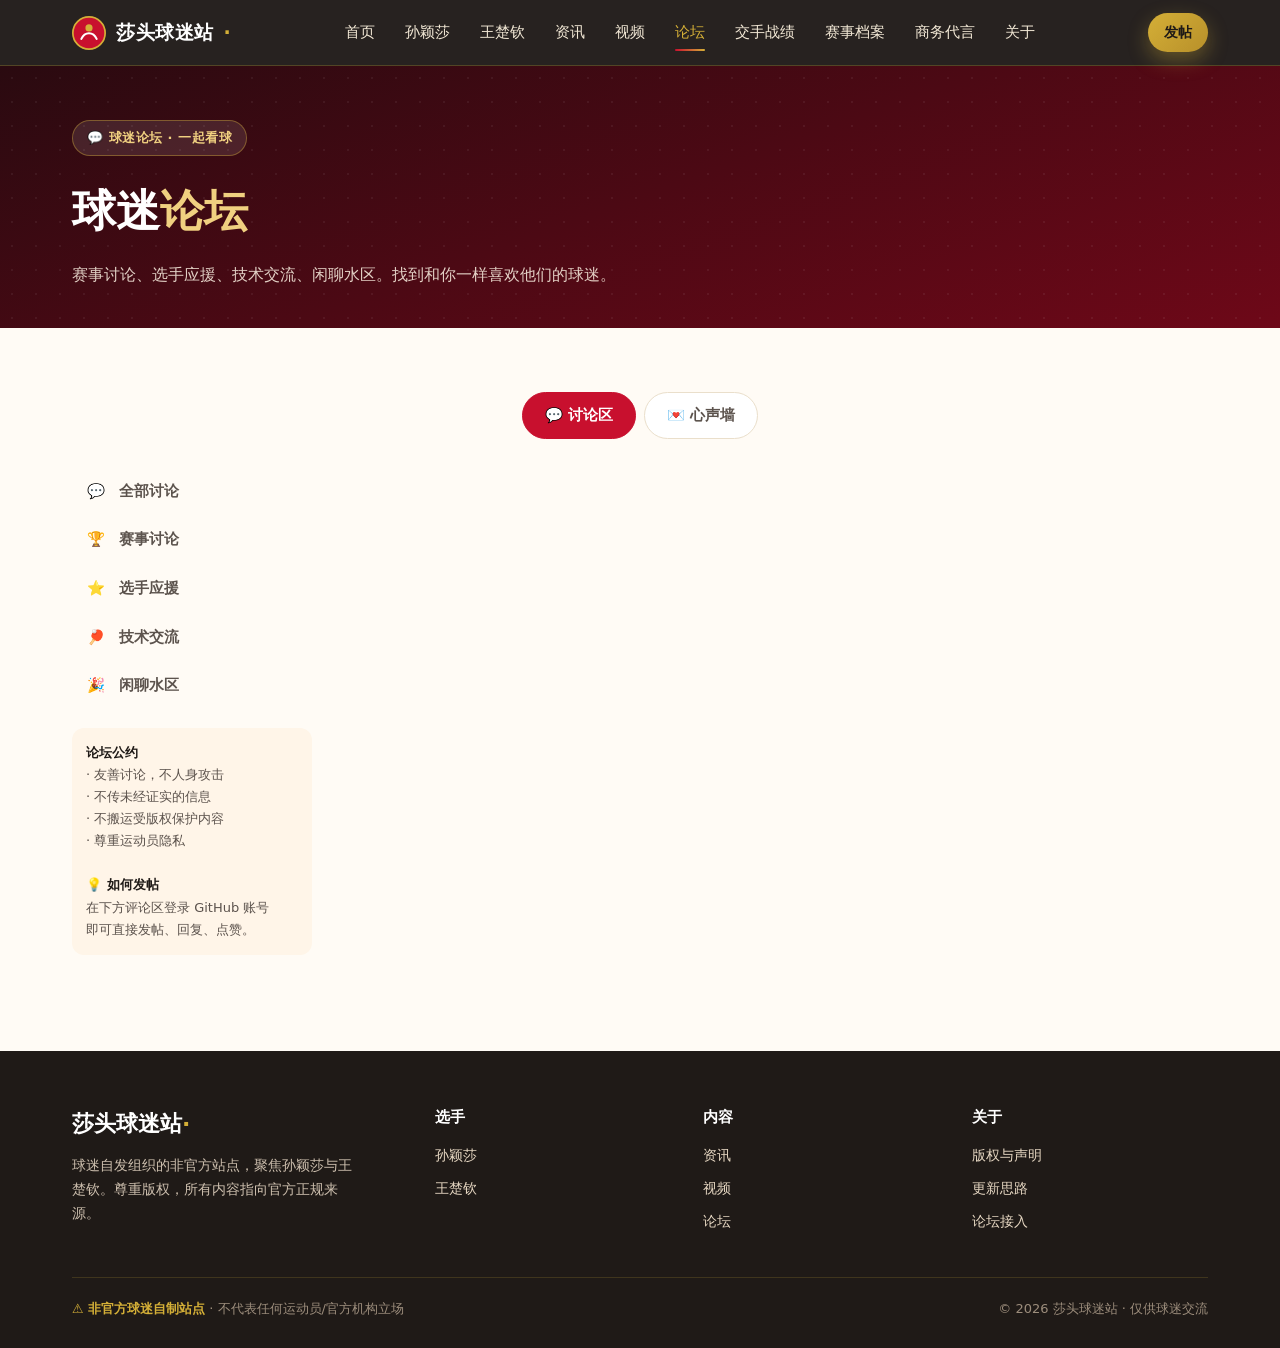
<file: forum.html>
<!DOCTYPE html>
<html lang="zh-CN">
<head>
  <meta charset="UTF-8" />
  <meta name="viewport" content="width=device-width, initial-scale=1.0" />
  <title>球迷论坛 · 莎头球迷站</title>
  <meta name="description" content="球迷讨论论坛：赛事讨论、选手应援、技术交流、闲聊水区。当前为静态演示态，已留好 Giscus/自建后端接入点。" />
  <link rel="stylesheet" href="assets/css/style.css" />
</head>
<body>

  <nav class="nav">
    <div class="wrap nav-inner">
      <a class="brand" href="index.html">
        <svg class="logo" viewBox="0 0 40 40" fill="none"><circle cx="20" cy="20" r="19" fill="#C8102E"/><circle cx="20" cy="20" r="19" stroke="#D4AF37" stroke-width="2"/><path d="M11 27c4-9 14-9 18 0" stroke="#fff" stroke-width="2.4" stroke-linecap="round" fill="none"/><circle cx="20" cy="14" r="4.2" fill="#D4AF37"/></svg>
        莎头球迷站<span class="dot">·</span>
      </a>
      <div class="nav-links" id="navLinks">
        <a href="index.html">首页</a>
        <a href="sun-yingsha.html">孙颖莎</a>
        <a href="wang-chuqin.html">王楚钦</a>
        <a href="news.html">资讯</a>
        <a href="videos.html">视频</a>
        <a href="forum.html" class="active">论坛</a>
        <a href="head-to-head.html">交手战绩</a>
        <a href="tournament.html">赛事档案</a>
        <a href="endorsements.html">商务代言</a>
        <a href="about.html">关于</a>
      </div>
      <div class="nav-cta">
        <a class="btn btn-gold btn-sm" href="#postModal" onclick="document.querySelector('[data-fab=post]').click();return false;">发帖</a>
        <button class="nav-toggle" aria-label="菜单" onclick="document.getElementById('navLinks').classList.toggle('open')"><span></span><span></span><span></span></button>
      </div>
    </div>
  </nav>

  <section class="profile-hero" style="padding:54px 0 40px;">
    <div class="wrap">
      <span class="hero-eyebrow">💬 球迷论坛 · 一起看球</span>
      <h1 style="font-family:var(--ff-display); font-size:clamp(30px,5vw,44px); font-weight:900; color:#fff;">球迷<span style="color:var(--c-gold-light)">论坛</span></h1>
      <p style="color:rgba(255,245,230,.84); margin-top:12px; max-width:560px;">赛事讨论、选手应援、技术交流、闲聊水区。找到和你一样喜欢他们的球迷。</p>
    </div>
  </section>

  <section class="section">
    <div class="wrap">

      <!-- 论坛 Tab 切换 -->
      <div class="msgwall-tabs" style="justify-content:center; margin-bottom:28px;">
        <div class="msgwall-tab active" data-forum-tab="discuss">💬 讨论区</div>
        <div class="msgwall-tab" data-forum-tab="msgwall">💌 心声墙</div>
      </div>

      <!-- 讨论区 -->
      <div data-forum-section="discuss">
      <div class="forum-grid">
        <aside class="forum-cats">
          <div class="cat" style="cursor:default"><span class="ico">💬</span> 全部讨论</div>
          <div class="cat" style="cursor:default"><span class="ico">🏆</span> 赛事讨论</div>
          <div class="cat" style="cursor:default"><span class="ico">⭐</span> 选手应援</div>
          <div class="cat" style="cursor:default"><span class="ico">🏓</span> 技术交流</div>
          <div class="cat" style="cursor:default"><span class="ico">🎉</span> 闲聊水区</div>
          <div style="margin-top:18px; padding:14px; background:var(--c-bg-alt); border-radius:12px; font-size:13px; color:var(--c-ink-soft);">
            <b style="color:var(--c-ink)">论坛公约</b><br>
            · 友善讨论，不人身攻击<br>
            · 不传未经证实的信息<br>
            · 不搬运受版权保护内容<br>
            · 尊重运动员隐私<br><br>
            <b style="color:var(--c-ink)">💡 如何发帖</b><br>
            在下方评论区登录 GitHub 账号<br>
            即可直接发帖、回复、点赞。
          </div>
        </aside>

        <div style="min-height:500px;">
          <!-- Giscus 实时论坛 —— 基于 GitHub Discussions -->
          <script src="https://giscus.app/client.js"
            data-repo="heidi517/lovesha-tou-fans"
            data-repo-id="R_kgDOTkveKQ"
            data-category="General"
            data-category-id="DIC_kwDOTkveKc4DCD5g"
            data-mapping="pathname"
            data-strict="0"
            data-reactions-enabled="1"
            data-emit-metadata="0"
            data-input-position="top"
            data-theme="light"
            data-lang="zh-CN"
            crossorigin="anonymous"
            async>
          </script>
        </div>
      </div>
      </div>

      <!-- 心声墙 -->
      <div data-forum-section="msgwall" style="display:none;">
        <div class="msgwall-composer">
          <div class="mc-title">写下你想说的话</div>
          <div class="mc-row">
            <input type="text" data-msgwall="name" placeholder="你的昵称（选填）" maxlength="20" />
          </div>
          <textarea data-msgwall="msg" placeholder="写一句祝福、鼓励或者想对莎头说的话……最多300字" maxlength="300"></textarea>
          <div class="mc-row" style="justify-content:space-between; align-items:center;">
            <div class="msgwall-colors">
              <span style="font-size:13px; color:var(--c-ink-mute); margin-right:6px;">便签颜色：</span>
              <span class="msgwall-color selected" data-msgwall-color="pink" style="background:linear-gradient(135deg,#FFD6DC,#F4A0B0);" title="粉色"></span>
              <span class="msgwall-color" data-msgwall-color="blue" style="background:linear-gradient(135deg,#D0E2FF,#86A8E7);" title="蓝色"></span>
              <span class="msgwall-color" data-msgwall-color="gold" style="background:linear-gradient(135deg,#FBE9C0,#E8C560);" title="金色"></span>
              <span class="msgwall-color" data-msgwall-color="green" style="background:linear-gradient(135deg,#C8E6D0,#7BC090);" title="绿色"></span>
              <span class="msgwall-color" data-msgwall-color="lavender" style="background:linear-gradient(135deg,#E4D0FF,#B98FE0);" title="紫色"></span>
            </div>
            <button class="btn btn-primary btn-sm" data-msgwall="post">💌 贴上心声墙</button>
          </div>
        </div>
        <div class="msgwall-grid" data-msgwall="wall"></div>
      </div>

    </div>
  </section>

  <footer class="footer">
    <div class="wrap">
      <div class="footer-grid">
        <div><div class="footer-brand">莎头球迷站<span class="dot">·</span></div><p style="margin-top:12px; font-size:14px; color:#cdbfae; max-width:280px;">球迷自发组织的非官方站点，聚焦孙颖莎与王楚钦。尊重版权，所有内容指向官方正规来源。</p></div>
        <div><h4>选手</h4><ul><li><a href="sun-yingsha.html">孙颖莎</a></li><li><a href="wang-chuqin.html">王楚钦</a></li></ul></div>
        <div><h4>内容</h4><ul><li><a href="news.html">资讯</a></li><li><a href="videos.html">视频</a></li><li><a href="forum.html">论坛</a></li></ul></div>
        <div><h4>关于</h4><ul><li><a href="about.html">版权与声明</a></li><li><a href="about.html#ideas">更新思路</a></li><li><a href="about.html#forum">论坛接入</a></li></ul></div>
      </div>
      <div class="footer-bottom">
        <div><span class="nonofficial">⚠ 非官方球迷自制站点</span> · 不代表任何运动员/官方机构立场</div>
        <div>© <span data-year>2026</span> 莎头球迷站 · 仅供球迷交流</div>
      </div>
    </div>
  </footer>

  <script src="assets/js/data.js"></script>
  <script src="assets/js/main.js"></script>
</body>
</html>
</file>
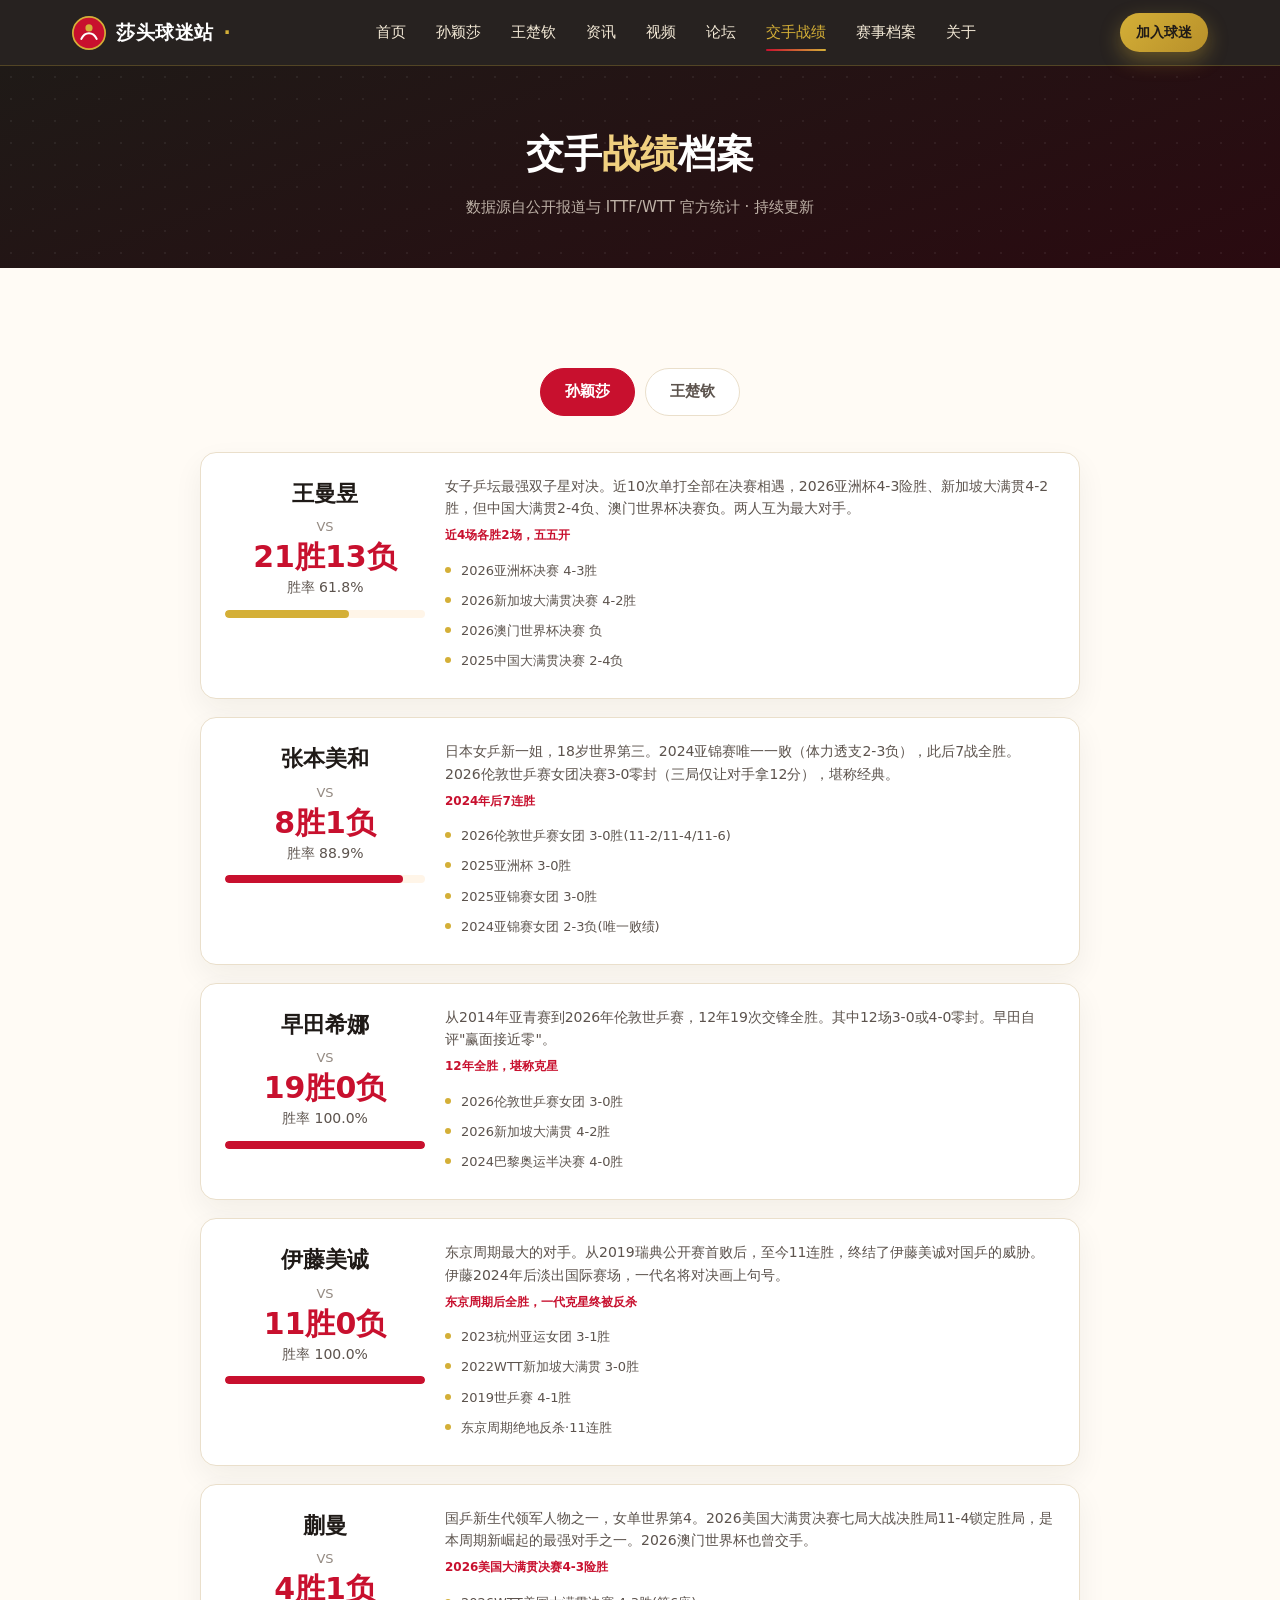
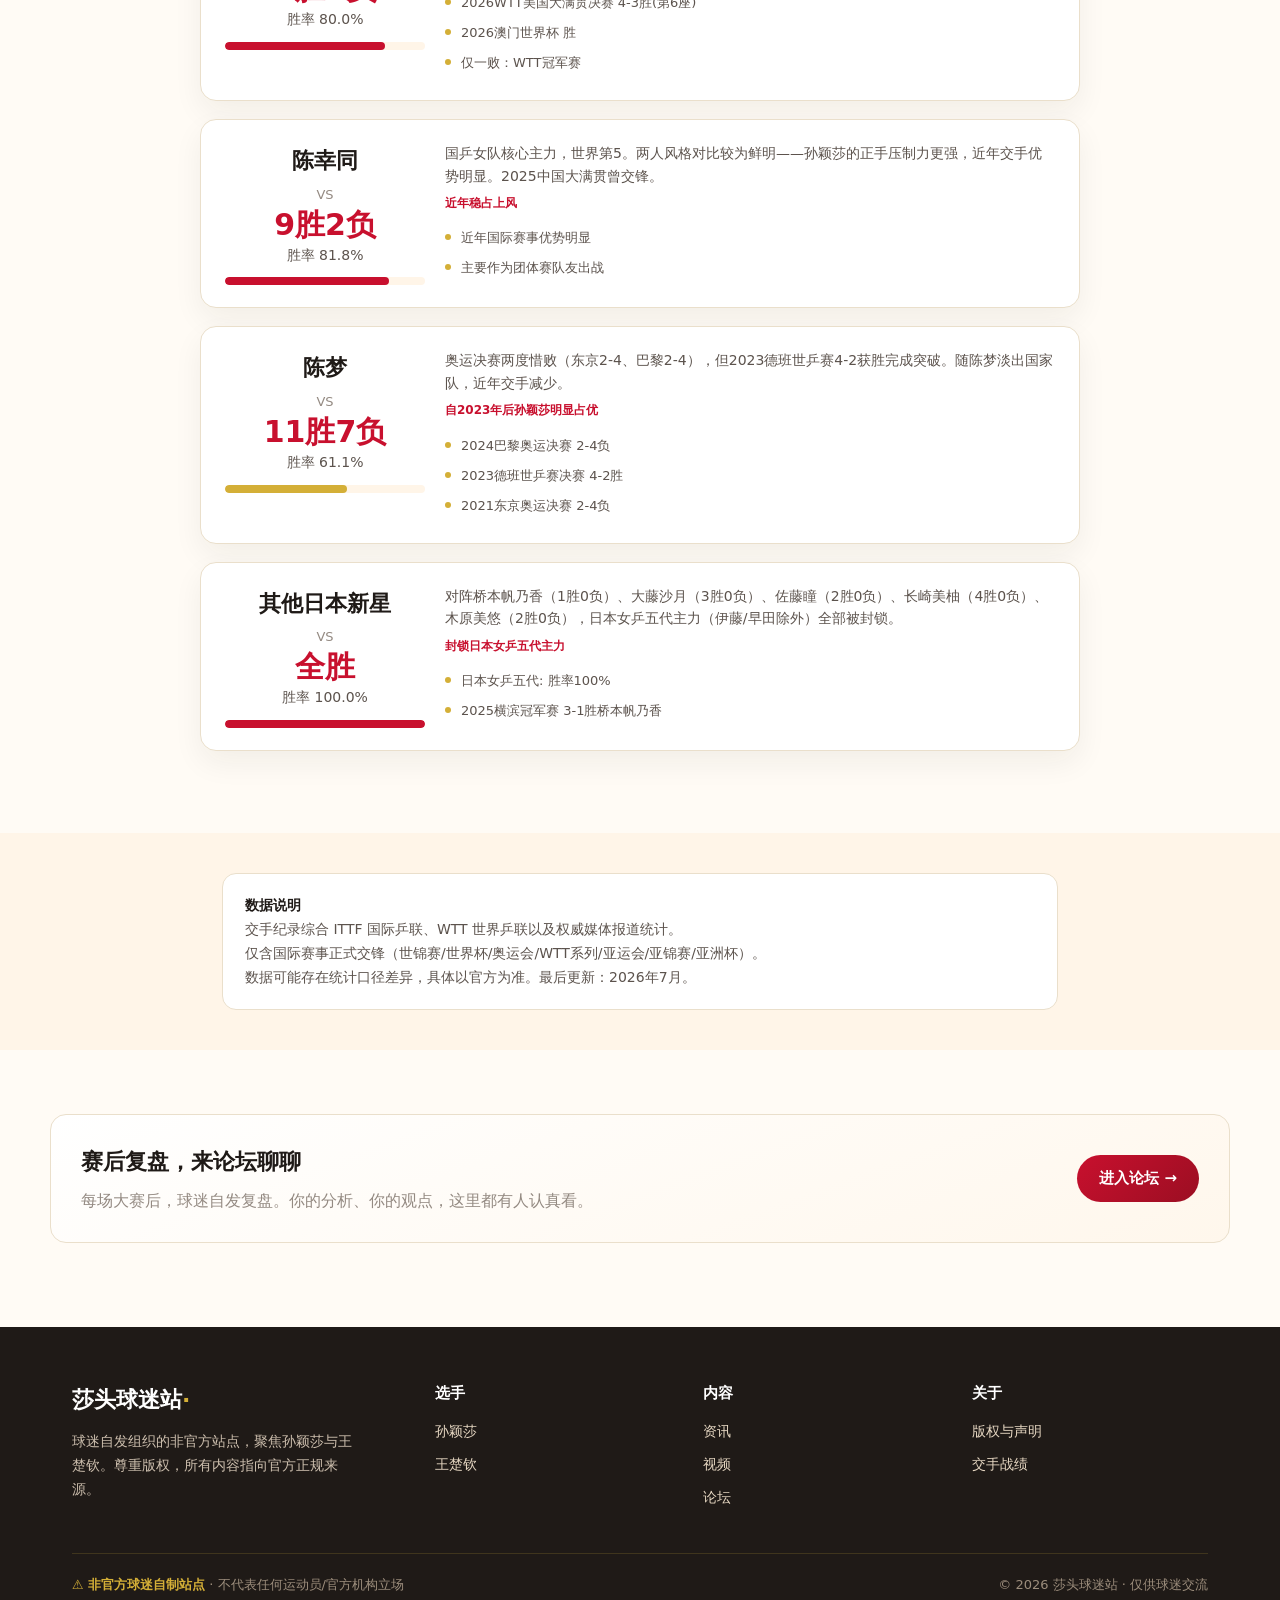
<file: head-to-head.html>
<!DOCTYPE html>
<html lang="zh-CN">
<head>
  <meta charset="UTF-8" />
  <meta name="viewport" content="width=device-width, initial-scale=1.0" />
  <title>交手战绩 · 莎头球迷站</title>
  <meta name="description" content="孙颖莎、王楚钦 vs 主要对手全方位交手纪录：包含输赢场次、胜率、经典战役。球迷自制非官方，数据源自公开报道。" />
  <link rel="stylesheet" href="assets/css/style.css" />
</head>
<body>

  <nav class="nav">
    <div class="wrap nav-inner">
      <a class="brand" href="index.html">
        <svg class="logo" viewBox="0 0 40 40" fill="none"><circle cx="20" cy="20" r="19" fill="#C8102E"/><circle cx="20" cy="20" r="19" stroke="#D4AF37" stroke-width="2"/><path d="M11 27c4-9 14-9 18 0" stroke="#fff" stroke-width="2.4" stroke-linecap="round" fill="none"/><circle cx="20" cy="14" r="4.2" fill="#D4AF37"/></svg>
        莎头球迷站<span class="dot">·</span>
      </a>
      <div class="nav-links" id="navLinks">
        <a href="index.html">首页</a>
        <a href="sun-yingsha.html">孙颖莎</a>
        <a href="wang-chuqin.html">王楚钦</a>
        <a href="news.html">资讯</a>
        <a href="videos.html">视频</a>
        <a href="forum.html">论坛</a>
        <a href="head-to-head.html" class="active">交手战绩</a>
        <a href="tournament.html">赛事档案</a>
        <a href="about.html">关于</a>
      </div>
      <div class="nav-cta">
        <a class="btn btn-gold btn-sm" href="forum.html">加入球迷</a>
        <button class="nav-toggle" aria-label="菜单" onclick="document.getElementById('navLinks').classList.toggle('open')"><span></span><span></span><span></span></button>
      </div>
    </div>
  </nav>

  <header class="h2h-hero">
    <div class="wrap">
      <div class="h2h-title">交手<span class="gold">战绩</span>档案</div>
      <div class="h2h-sub">数据源自公开报道与 ITTF/WTT 官方统计 · 持续更新</div>
    </div>
  </header>

  <section class="section">
    <div class="wrap">
      <div class="h2h-tabs">
        <div class="h2h-tab active" data-h2h="sun">孙颖莎</div>
        <div class="h2h-tab" data-h2h="wang">王楚钦</div>
      </div>
      <div class="wrap-narrow" style="margin:0 auto;">
        <div data-render="h2h"></div>
      </div>
    </div>
  </section>

  <section class="section-tight" style="background:var(--c-bg-alt);">
    <div class="wrap wrap-narrow">
      <div style="background:var(--c-surface); border:1px solid var(--c-line); border-radius:14px; padding:20px 22px; font-size:14px; color:var(--c-ink-soft);">
        <b style="color:var(--c-ink);">数据说明</b><br>
        交手纪录综合 ITTF 国际乒联、WTT 世界乒联以及权威媒体报道统计。<br>
        仅含国际赛事正式交锋（世锦赛/世界杯/奥运会/WTT系列/亚运会/亚锦赛/亚洲杯）。<br>
        数据可能存在统计口径差异，具体以官方为准。最后更新：2026年7月。
      </div>
    </div>
  </section>

  <section class="section">
    <div class="wrap" style="display:flex; align-items:center; justify-content:space-between; gap:24px; flex-wrap:wrap; background: linear-gradient(160deg,#fff,#FFF7EC); border:1px solid var(--c-line); border-radius:16px; padding:28px 30px;">
      <div>
        <div style="font-family:var(--ff-display); font-size:22px; font-weight:800;">赛后复盘，来论坛聊聊</div>
        <p class="muted" style="margin-top:6px;">每场大赛后，球迷自发复盘。你的分析、你的观点，这里都有人认真看。</p>
      </div>
      <a class="btn btn-primary" href="forum.html">进入论坛 →</a>
    </div>
  </section>

  <footer class="footer">
    <div class="wrap">
      <div class="footer-grid">
        <div><div class="footer-brand">莎头球迷站<span class="dot">·</span></div><p style="margin-top:12px; font-size:14px; color:#cdbfae; max-width:280px;">球迷自发组织的非官方站点，聚焦孙颖莎与王楚钦。尊重版权，所有内容指向官方正规来源。</p></div>
        <div><h4>选手</h4><ul><li><a href="sun-yingsha.html">孙颖莎</a></li><li><a href="wang-chuqin.html">王楚钦</a></li></ul></div>
        <div><h4>内容</h4><ul><li><a href="news.html">资讯</a></li><li><a href="videos.html">视频</a></li><li><a href="forum.html">论坛</a></li></ul></div>
        <div><h4>关于</h4><ul><li><a href="about.html">版权与声明</a></li><li><a href="head-to-head.html">交手战绩</a></li></ul></div>
      </div>
      <div class="footer-bottom">
        <div><span class="nonofficial">⚠ 非官方球迷自制站点</span> · 不代表任何运动员/官方机构立场</div>
        <div>© <span data-year>2026</span> 莎头球迷站 · 仅供球迷交流</div>
      </div>
    </div>
  </footer>

  <script src="assets/js/data.js"></script>
  <script src="assets/js/main.js"></script>
</body>
</html>
</file>
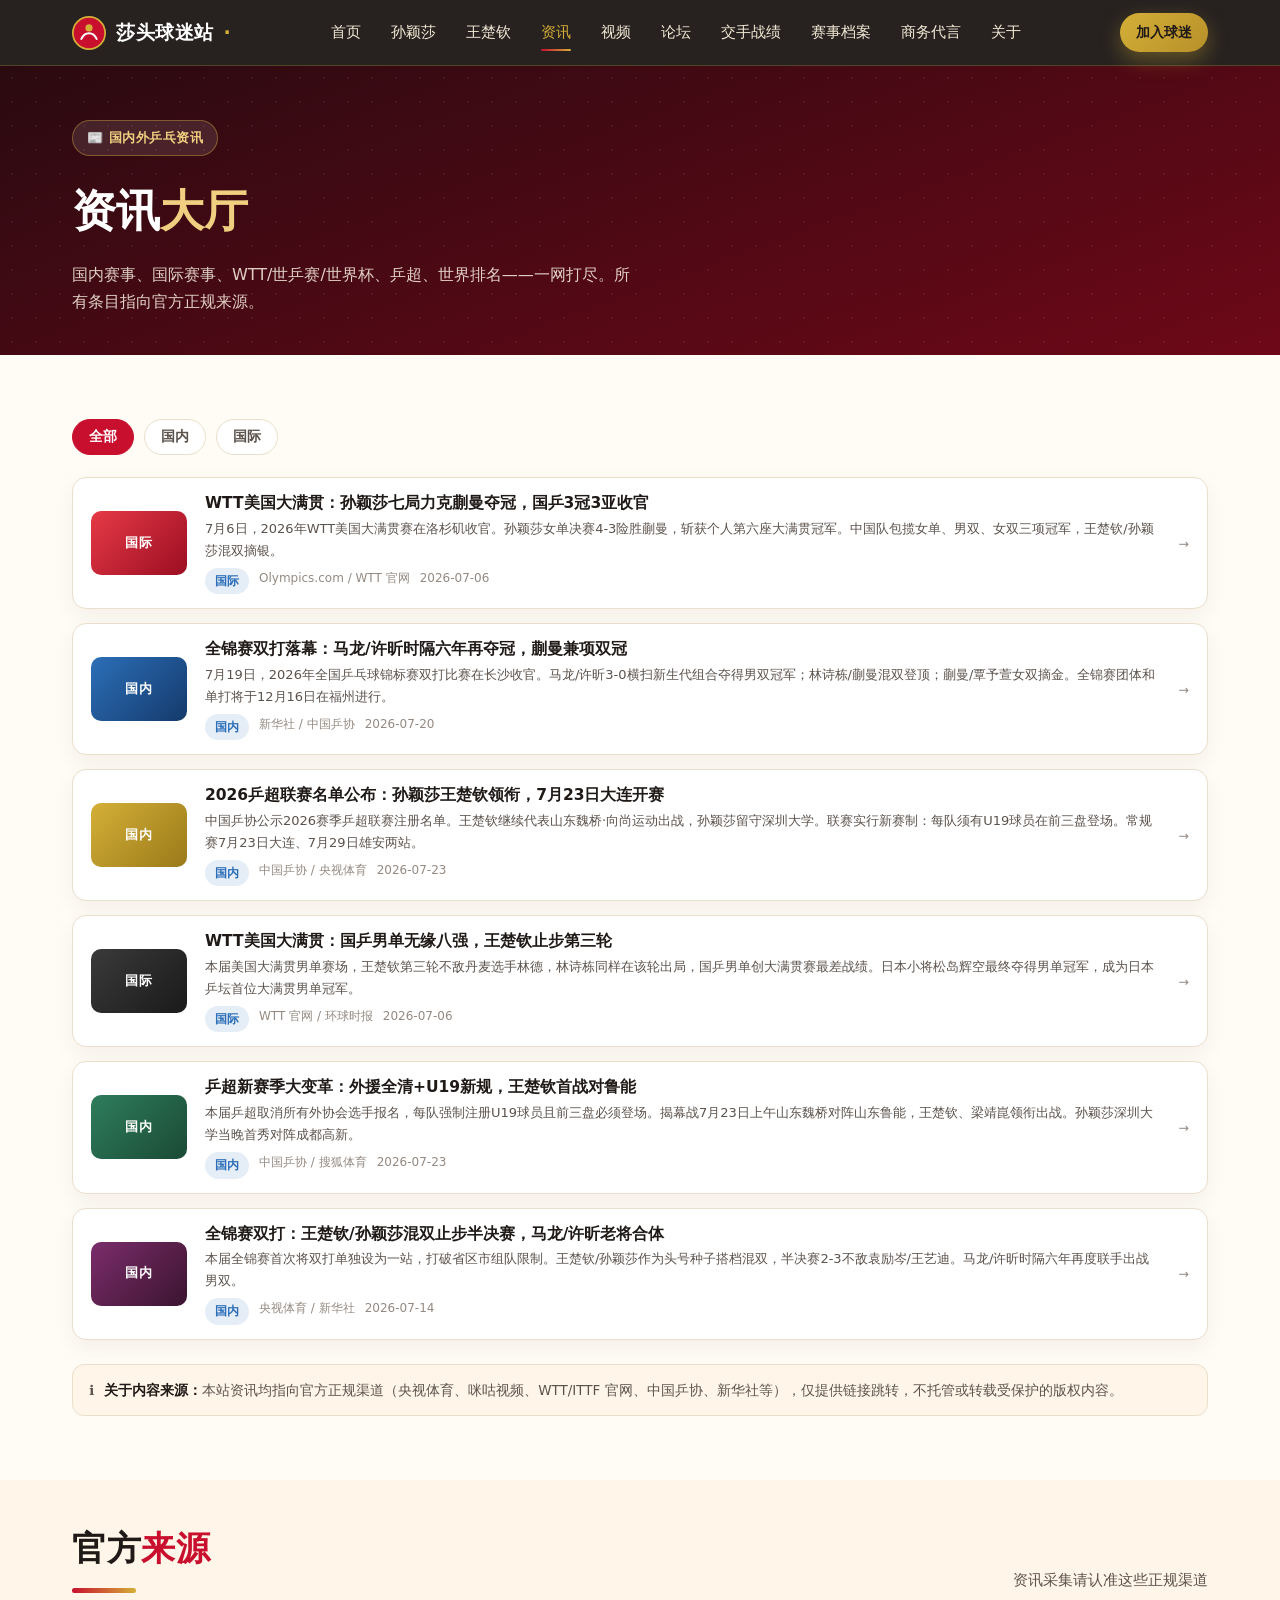
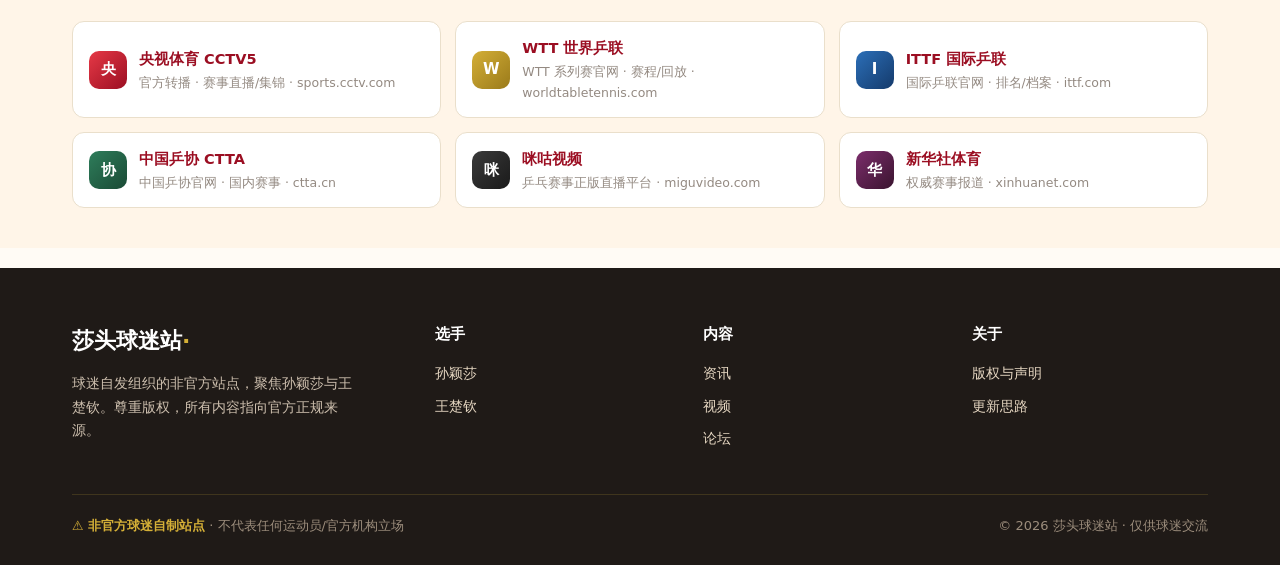
<file: news.html>
<!DOCTYPE html>
<html lang="zh-CN">
<head>
  <meta charset="UTF-8" />
  <meta name="viewport" content="width=device-width, initial-scale=1.0" />
  <title>资讯 · 莎头球迷站</title>
  <meta name="description" content="国内外乒乓球资讯汇总：国内赛事、国际赛事、WTT/世乒赛/世界杯、乒超、排名等。指向官方正规来源。" />
  <link rel="stylesheet" href="assets/css/style.css" />
</head>
<body>

  <nav class="nav">
    <div class="wrap nav-inner">
      <a class="brand" href="index.html">
        <svg class="logo" viewBox="0 0 40 40" fill="none"><circle cx="20" cy="20" r="19" fill="#C8102E"/><circle cx="20" cy="20" r="19" stroke="#D4AF37" stroke-width="2"/><path d="M11 27c4-9 14-9 18 0" stroke="#fff" stroke-width="2.4" stroke-linecap="round" fill="none"/><circle cx="20" cy="14" r="4.2" fill="#D4AF37"/></svg>
        莎头球迷站<span class="dot">·</span>
      </a>
      <div class="nav-links" id="navLinks">
        <a href="index.html">首页</a>
        <a href="sun-yingsha.html">孙颖莎</a>
        <a href="wang-chuqin.html">王楚钦</a>
        <a href="news.html" class="active">资讯</a>
        <a href="videos.html">视频</a>
        <a href="forum.html">论坛</a>
        <a href="head-to-head.html">交手战绩</a>
        <a href="tournament.html">赛事档案</a>
        <a href="endorsements.html">商务代言</a>
        <a href="about.html">关于</a>
      </div>
      <div class="nav-cta">
        <a class="btn btn-gold btn-sm" href="forum.html">加入球迷</a>
        <button class="nav-toggle" aria-label="菜单" onclick="document.getElementById('navLinks').classList.toggle('open')"><span></span><span></span><span></span></button>
      </div>
    </div>
  </nav>

  <section class="profile-hero" style="padding:54px 0 40px;">
    <div class="wrap">
      <span class="hero-eyebrow">📰 国内外乒乓资讯</span>
      <h1 style="font-family:var(--ff-display); font-size:clamp(30px,5vw,44px); font-weight:900; color:#fff;">资讯<span style="color:var(--c-gold-light)">大厅</span></h1>
      <p style="color:rgba(255,245,230,.84); margin-top:12px; max-width:560px;">国内赛事、国际赛事、WTT/世乒赛/世界杯、乒超、世界排名——一网打尽。所有条目指向官方正规来源。</p>
    </div>
  </section>

  <section class="section">
    <div class="wrap">
      <div class="filters">
        <button class="filter-chip active" data-filter="all">全部</button>
        <button class="filter-chip" data-filter="domestic">国内</button>
        <button class="filter-chip" data-filter="international">国际</button>
      </div>
      <div class="feed" data-render="news"></div>
      <div id="newsEmpty" class="center muted" style="display:none; padding:40px 0;">该分类暂无内容</div>

      <div class="notice-box" style="margin-top:24px;">
        <span>ℹ️</span>
        <div><b>关于内容来源：</b>本站资讯均指向官方正规渠道（央视体育、咪咕视频、WTT/ITTF 官网、中国乒协、新华社等），仅提供链接跳转，不托管或转载受保护的版权内容。</div>
      </div>
    </div>
  </section>

  <section class="section-tight" style="background: var(--c-bg-alt);">
    <div class="wrap">
      <div class="section-head">
        <div><div class="section-title">官方<span class="accent">来源</span></div><div class="section-line"></div></div>
        <div class="section-sub">资讯采集请认准这些正规渠道</div>
      </div>
      <div class="source-list" data-render="sources"></div>
    </div>
  </section>

  <footer class="footer">
    <div class="wrap">
      <div class="footer-grid">
        <div><div class="footer-brand">莎头球迷站<span class="dot">·</span></div><p style="margin-top:12px; font-size:14px; color:#cdbfae; max-width:280px;">球迷自发组织的非官方站点，聚焦孙颖莎与王楚钦。尊重版权，所有内容指向官方正规来源。</p></div>
        <div><h4>选手</h4><ul><li><a href="sun-yingsha.html">孙颖莎</a></li><li><a href="wang-chuqin.html">王楚钦</a></li></ul></div>
        <div><h4>内容</h4><ul><li><a href="news.html">资讯</a></li><li><a href="videos.html">视频</a></li><li><a href="forum.html">论坛</a></li></ul></div>
        <div><h4>关于</h4><ul><li><a href="about.html">版权与声明</a></li><li><a href="about.html#ideas">更新思路</a></li></ul></div>
      </div>
      <div class="footer-bottom">
        <div><span class="nonofficial">⚠ 非官方球迷自制站点</span> · 不代表任何运动员/官方机构立场</div>
        <div>© <span data-year>2026</span> 莎头球迷站 · 仅供球迷交流</div>
      </div>
    </div>
  </footer>

  <script src="assets/js/data.js"></script>
  <script src="assets/js/main.js"></script>
</body>
</html>
</file>
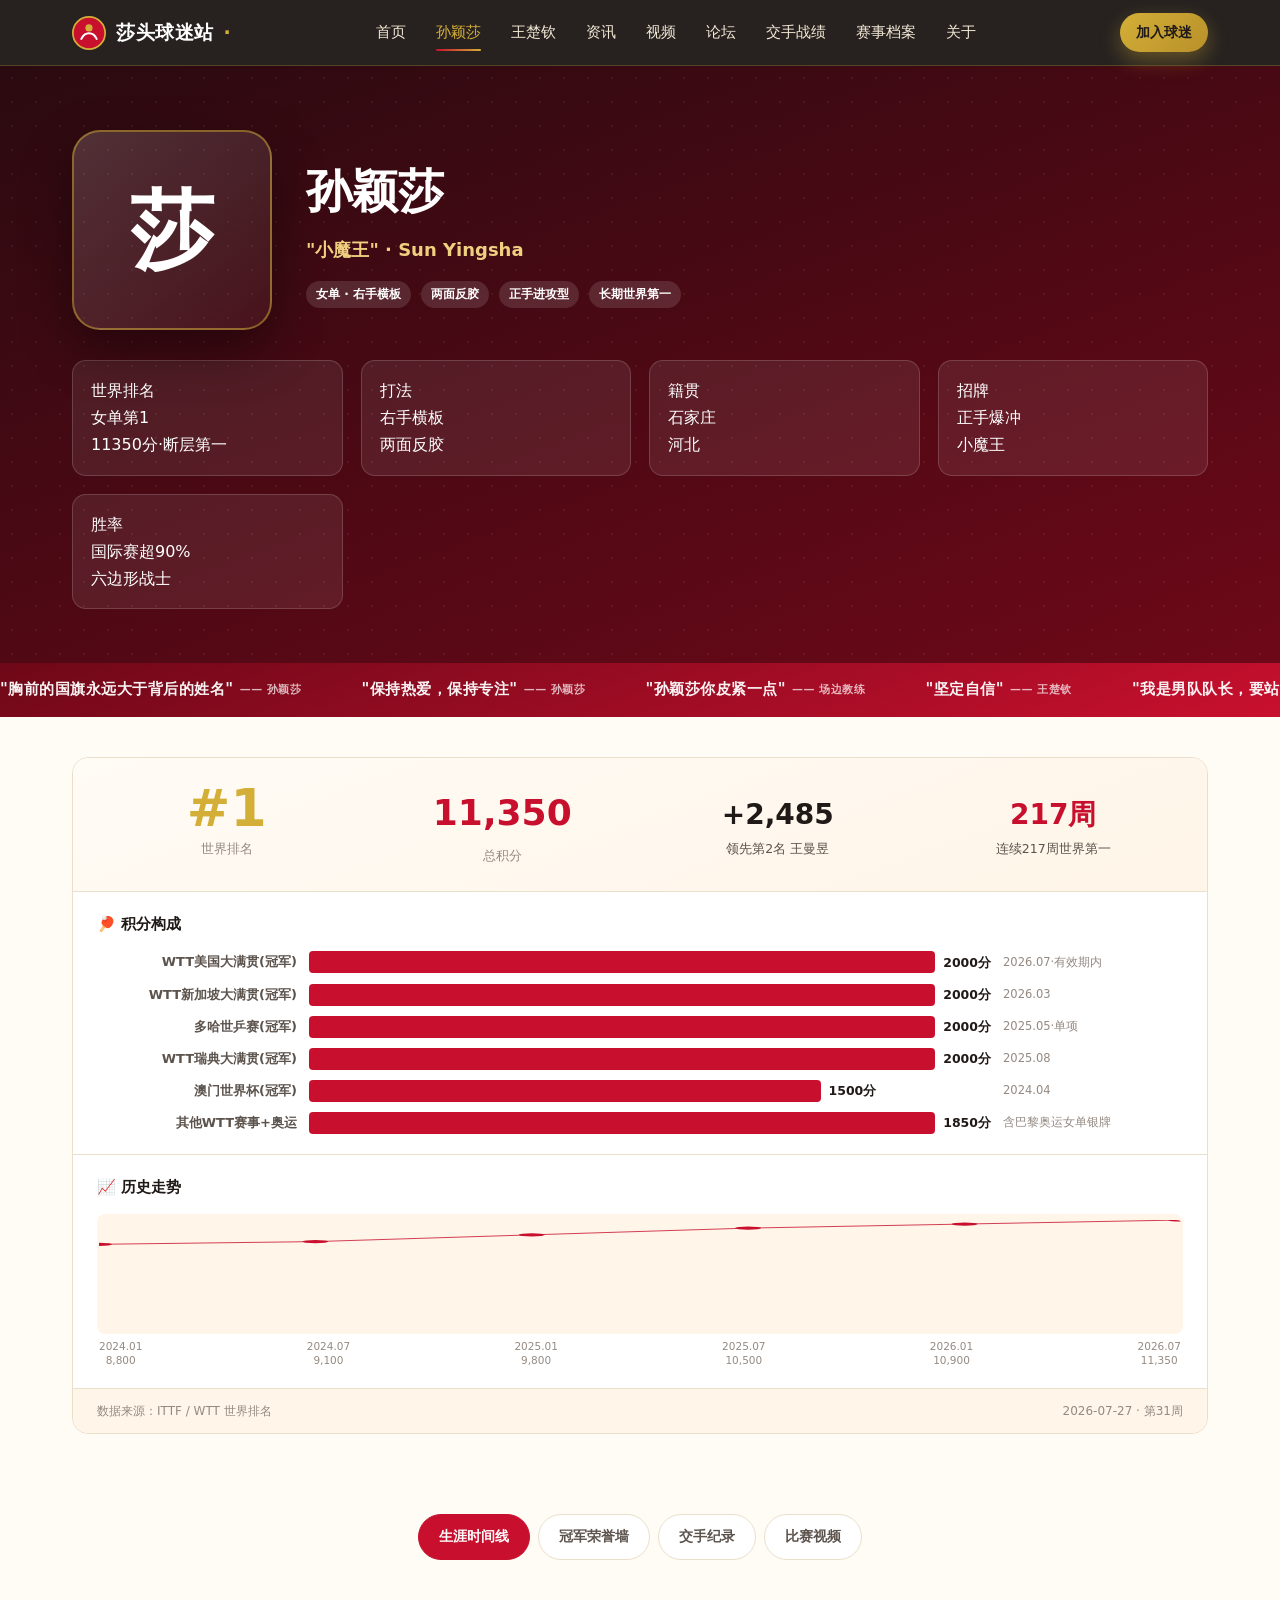
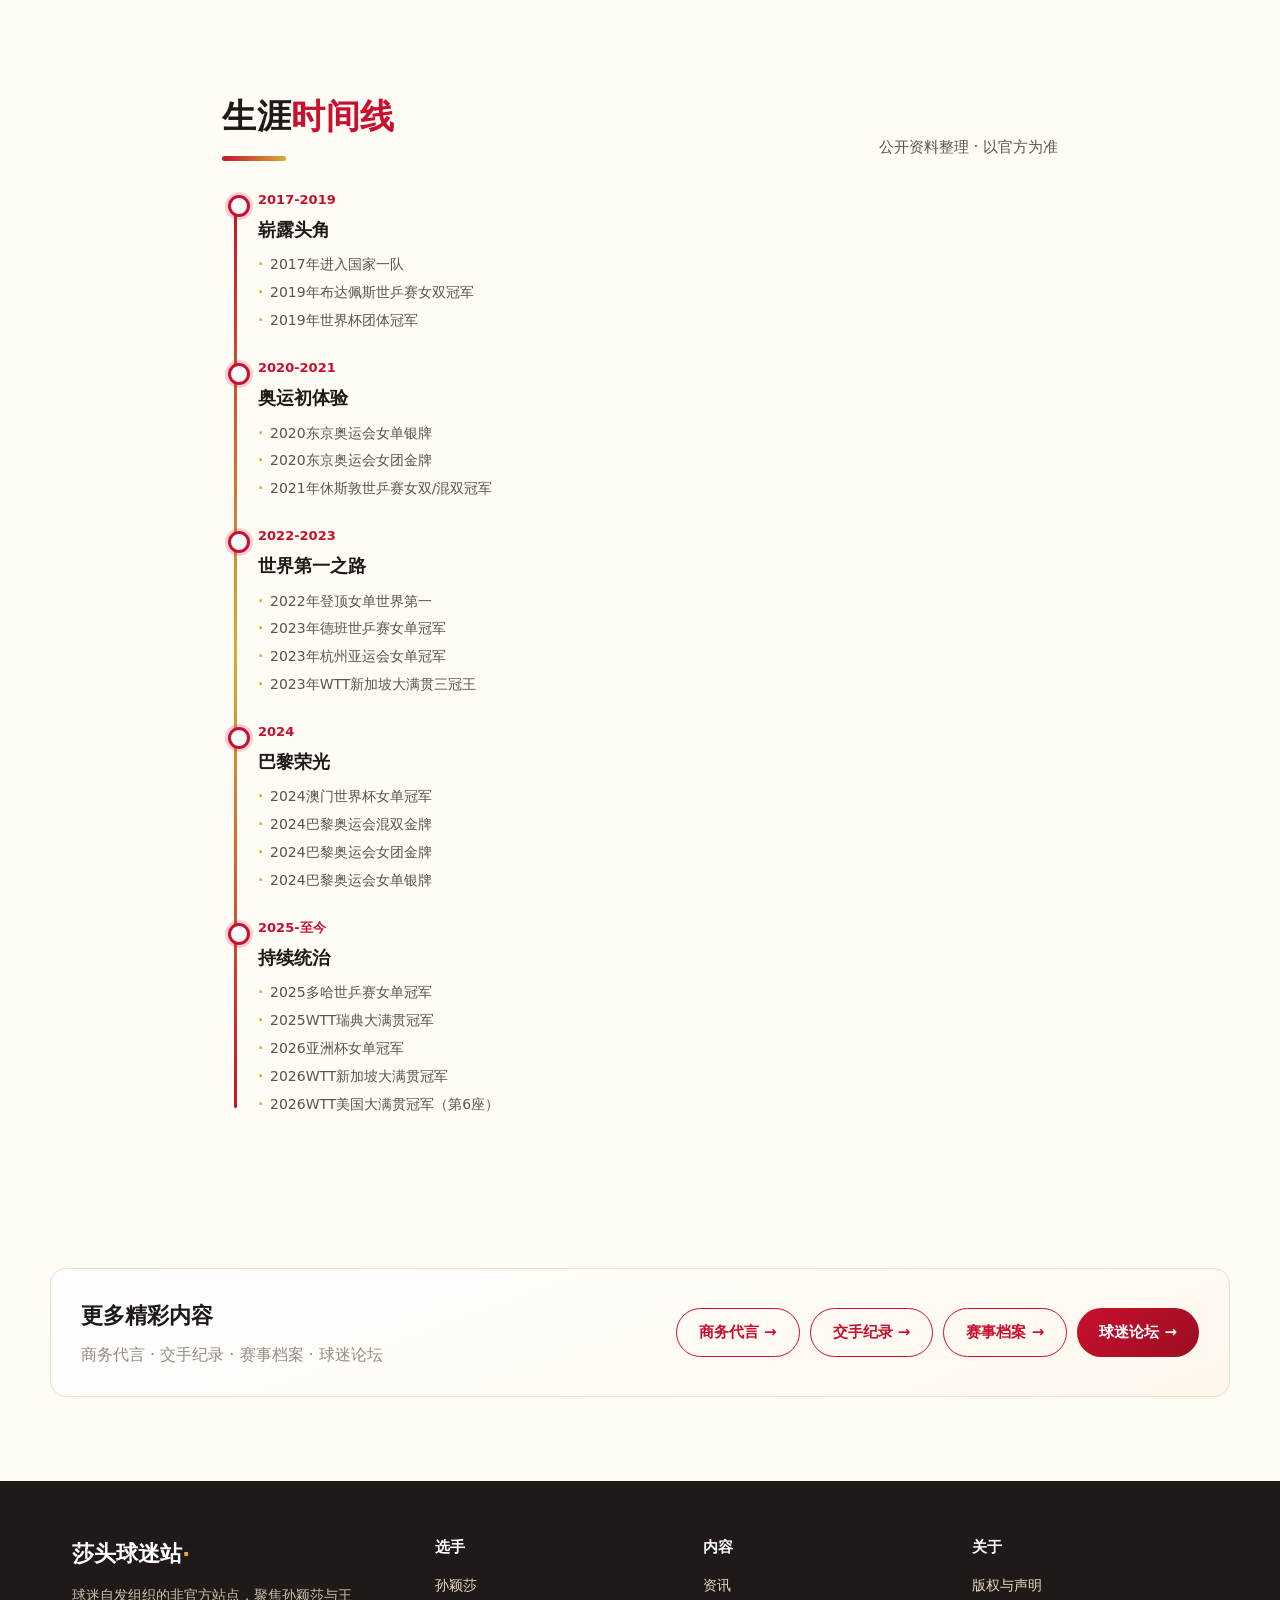
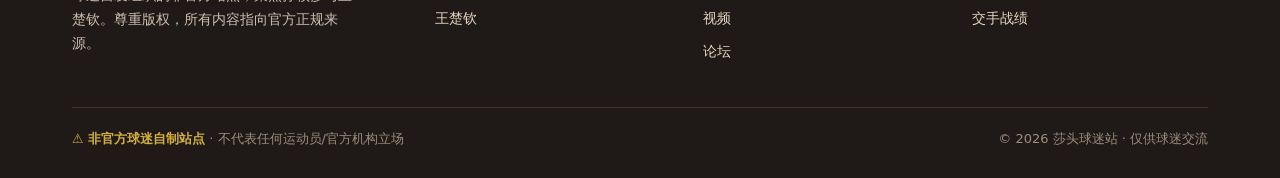
<file: sun-yingsha.html>
<!DOCTYPE html>
<html lang="zh-CN">
<head>
  <meta charset="UTF-8" />
  <meta name="viewport" content="width=device-width, initial-scale=1.0" />
  <title>孙颖莎 · 莎头球迷站</title>
  <meta name="description" content="孙颖莎球迷百科：资料、生涯时间线、冠军荣誉墙、对战纪录、比赛视频。球迷自制非官方。" />
  <link rel="stylesheet" href="assets/css/style.css" />
</head>
<body data-player="sun">

  <nav class="nav">
    <div class="wrap nav-inner">
      <a class="brand" href="index.html">
        <svg class="logo" viewBox="0 0 40 40" fill="none"><circle cx="20" cy="20" r="19" fill="#C8102E"/><circle cx="20" cy="20" r="19" stroke="#D4AF37" stroke-width="2"/><path d="M11 27c4-9 14-9 18 0" stroke="#fff" stroke-width="2.4" stroke-linecap="round" fill="none"/><circle cx="20" cy="14" r="4.2" fill="#D4AF37"/></svg>
        莎头球迷站<span class="dot">·</span>
      </a>
      <div class="nav-links" id="navLinks">
        <a href="index.html">首页</a>
        <a href="sun-yingsha.html" class="active">孙颖莎</a>
        <a href="wang-chuqin.html">王楚钦</a>
        <a href="news.html">资讯</a>
        <a href="videos.html">视频</a>
        <a href="forum.html">论坛</a>
        <a href="head-to-head.html">交手战绩</a>
        <a href="tournament.html">赛事档案</a>
        <a href="about.html">关于</a>
      </div>
      <div class="nav-cta">
        <a class="btn btn-gold btn-sm" href="forum.html">加入球迷</a>
        <button class="nav-toggle" aria-label="菜单" onclick="document.getElementById('navLinks').classList.toggle('open')"><span></span><span></span><span></span></button>
      </div>
    </div>
  </nav>

  <!-- 资料 Hero -->
  <header class="profile-hero">
    <div class="wrap">
      <div class="profile-grid">
        <div class="profile-mark">莎</div>
        <div>
          <div class="profile-name">孙颖莎</div>
          <div class="profile-nick">"小魔王" · Sun Yingsha</div>
          <div class="profile-tags">
            <span class="badge">女单 · 右手横板</span>
            <span class="badge">两面反胶</span>
            <span class="badge">正手进攻型</span>
            <span class="badge">长期世界第一</span>
          </div>
        </div>
      </div>
      <div class="fact-grid" data-render="facts"></div>
    </div>
  </header>

  <!-- 莎头语录 -->
  <div class="quote-strip" data-render="quotes"></div>

  <!-- 世界排名 -->
  <section class="section-tight">
    <div class="wrap" data-render="player-ranking"></div>
  </section>

  <!-- 百科 Tab 导航 -->
  <section class="section-tight">
    <div class="wrap">
      <div class="encyclopedia-tabs">
        <div class="enc-tab active" data-tab="timeline">生涯时间线</div>
        <div class="enc-tab" data-tab="honors">冠军荣誉墙</div>
        <div class="enc-tab" data-tab="h2h">交手纪录</div>
        <div class="enc-tab" data-tab="videos">比赛视频</div>
      </div>
    </div>
  </section>

  <!-- 生涯时间线 -->
  <section class="section" data-enc-section="timeline" style="display:block;">
    <div class="wrap wrap-narrow">
      <div class="section-head">
        <div><div class="section-title">生涯<span class="accent">时间线</span></div><div class="section-line"></div></div>
        <div class="section-sub">公开资料整理 · 以官方为准</div>
      </div>
      <div class="career-timeline" data-render="career"></div>
    </div>
  </section>

  <!-- 冠军荣誉墙 -->
  <section class="section" data-enc-section="honors" style="display:none;">
    <div class="wrap">
      <div class="section-head">
        <div><div class="section-title">冠军<span class="accent">荣誉墙</span></div><div class="section-line"></div></div>
        <div class="section-sub">主要成就概览（公开资料 · 以官方为准）</div>
      </div>
      <div class="achievements" data-render="honors"></div>
      <p class="muted" style="font-size:13px; margin-top:16px;">荣誉信息为公开资料整理，具体届次/项目以中国乒协、国际乒联官方公布为准。</p>
    </div>
  </section>

  <!-- 交手纪录 -->
  <section class="section" data-enc-section="h2h" style="display:none;">
    <div class="wrap wrap-narrow">
      <div class="section-head">
        <div><div class="section-title">交手<span class="accent">纪录</span></div><div class="section-line"></div></div>
        <a class="btn btn-outline btn-sm" href="head-to-head.html">全部对战 →</a>
      </div>
      <div data-render="h2h"></div>
    </div>
  </section>

  <!-- 比赛视频 -->
  <section class="section" data-enc-section="videos" style="display:none;">
    <div class="wrap">
      <div class="section-head">
        <div><div class="section-title">比赛<span class="accent">视频</span></div><div class="section-line"></div></div>
        <div class="section-sub">统一指向官方正版来源 · 拒绝盗播</div>
      </div>
      <div class="video-grid" data-render="videos"></div>
      <div style="margin-top:22px;">
        <a class="btn btn-outline" href="videos.html">查看全部视频 →</a>
      </div>
    </div>
  </section>

  <!-- 更多内容入口 -->
  <section class="section">
    <div class="wrap" style="display:flex; align-items:center; justify-content:space-between; gap:24px; flex-wrap:wrap; background: linear-gradient(160deg,#fff,#FFF7EC); border:1px solid var(--c-line); border-radius:16px; padding:28px 30px;">
      <div>
        <div style="font-family:var(--ff-display); font-size:22px; font-weight:800;">更多精彩内容</div>
        <p class="muted" style="margin-top:6px;">商务代言 · 交手纪录 · 赛事档案 · 球迷论坛</p>
      </div>
      <div style="display:flex; gap:10px; flex-wrap:wrap;">
        <a class="btn btn-outline" href="endorsements.html">商务代言 →</a>
        <a class="btn btn-outline" href="head-to-head.html">交手纪录 →</a>
        <a class="btn btn-outline" href="tournament.html">赛事档案 →</a>
        <a class="btn btn-primary" href="forum.html">球迷论坛 →</a>
      </div>
    </div>
  </section>

  <footer class="footer">
    <div class="wrap">
      <div class="footer-grid">
        <div><div class="footer-brand">莎头球迷站<span class="dot">·</span></div><p style="margin-top:12px; font-size:14px; color:#cdbfae; max-width:280px;">球迷自发组织的非官方站点，聚焦孙颖莎与王楚钦。尊重版权，所有内容指向官方正规来源。</p></div>
        <div><h4>选手</h4><ul><li><a href="sun-yingsha.html">孙颖莎</a></li><li><a href="wang-chuqin.html">王楚钦</a></li></ul></div>
        <div><h4>内容</h4><ul><li><a href="news.html">资讯</a></li><li><a href="videos.html">视频</a></li><li><a href="forum.html">论坛</a></li></ul></div>
        <div><h4>关于</h4><ul><li><a href="about.html">版权与声明</a></li><li><a href="head-to-head.html">交手战绩</a></li></ul></div>
      </div>
      <div class="footer-bottom">
        <div><span class="nonofficial">⚠ 非官方球迷自制站点</span> · 不代表任何运动员/官方机构立场</div>
        <div>© <span data-year>2026</span> 莎头球迷站 · 仅供球迷交流</div>
      </div>
    </div>
  </footer>

  <script src="assets/js/data.js"></script>
  <script src="assets/js/main.js"></script>
</body>
</html>
</file>
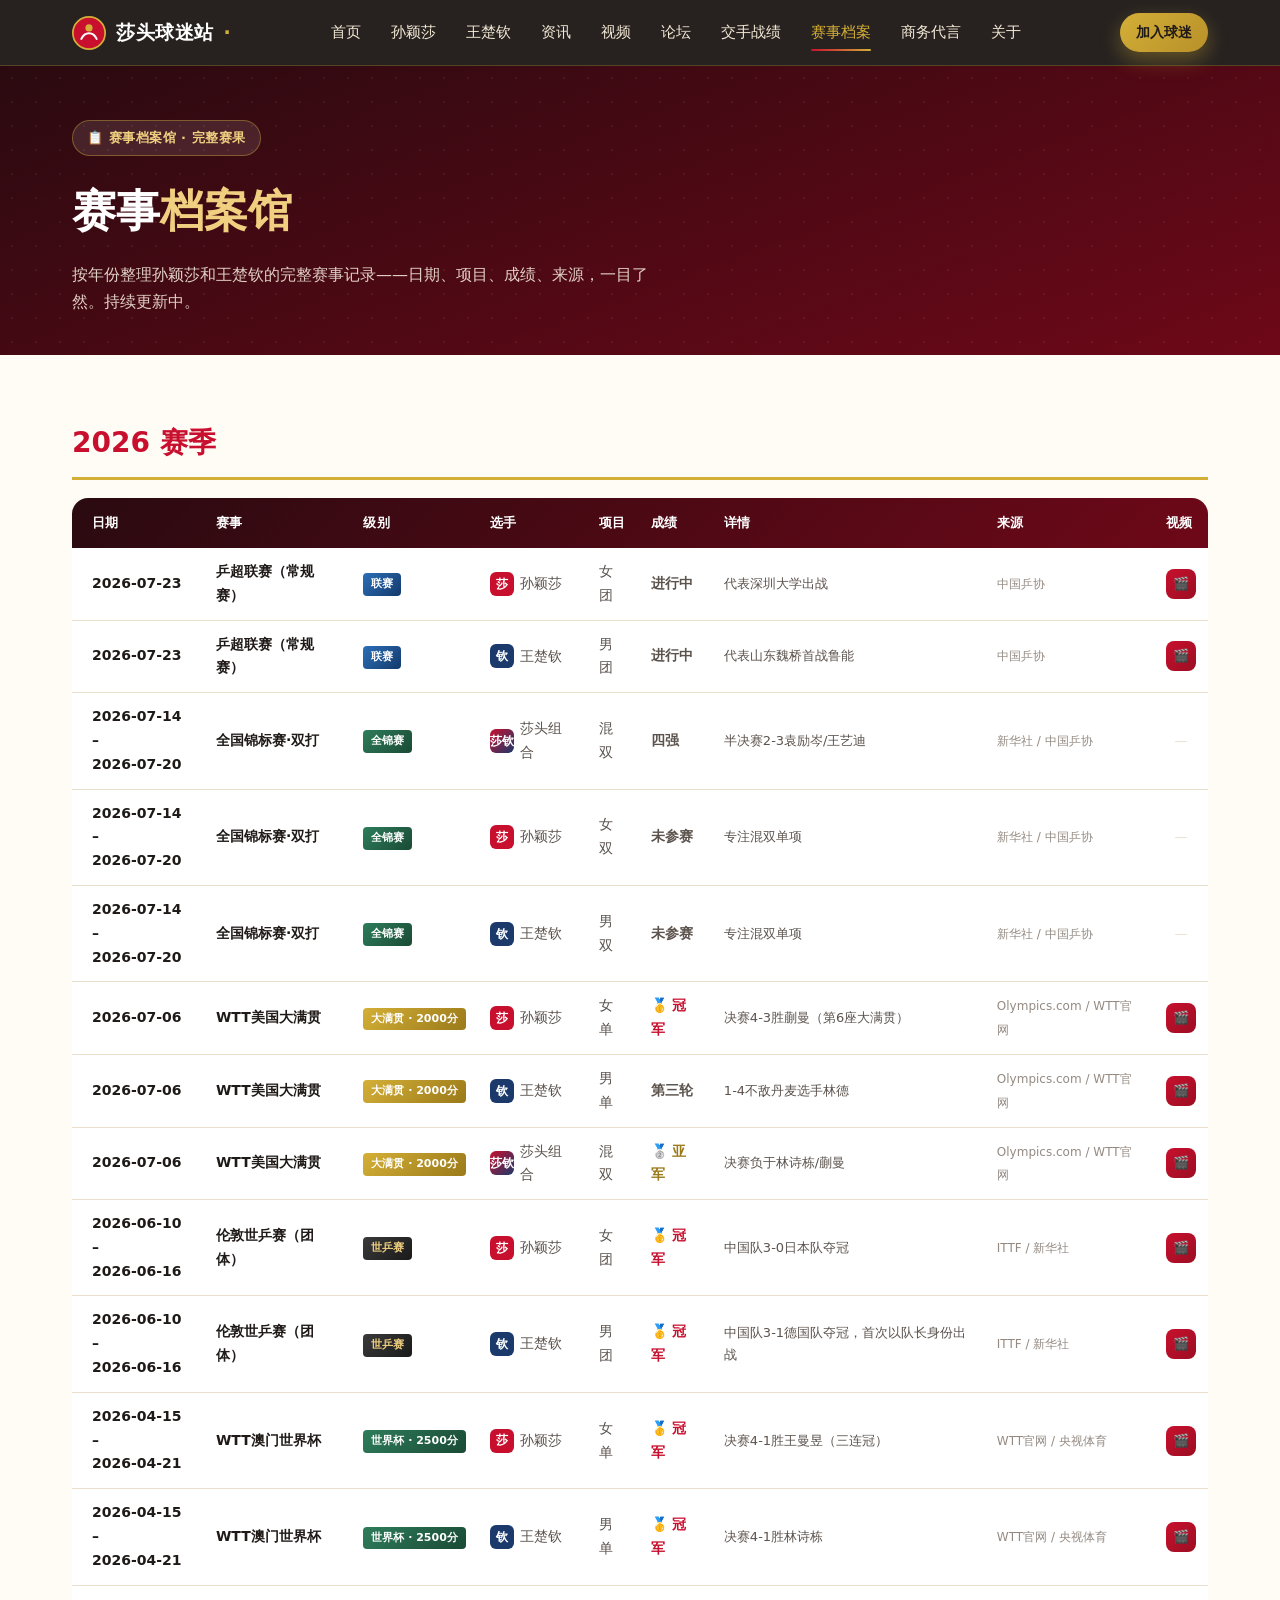
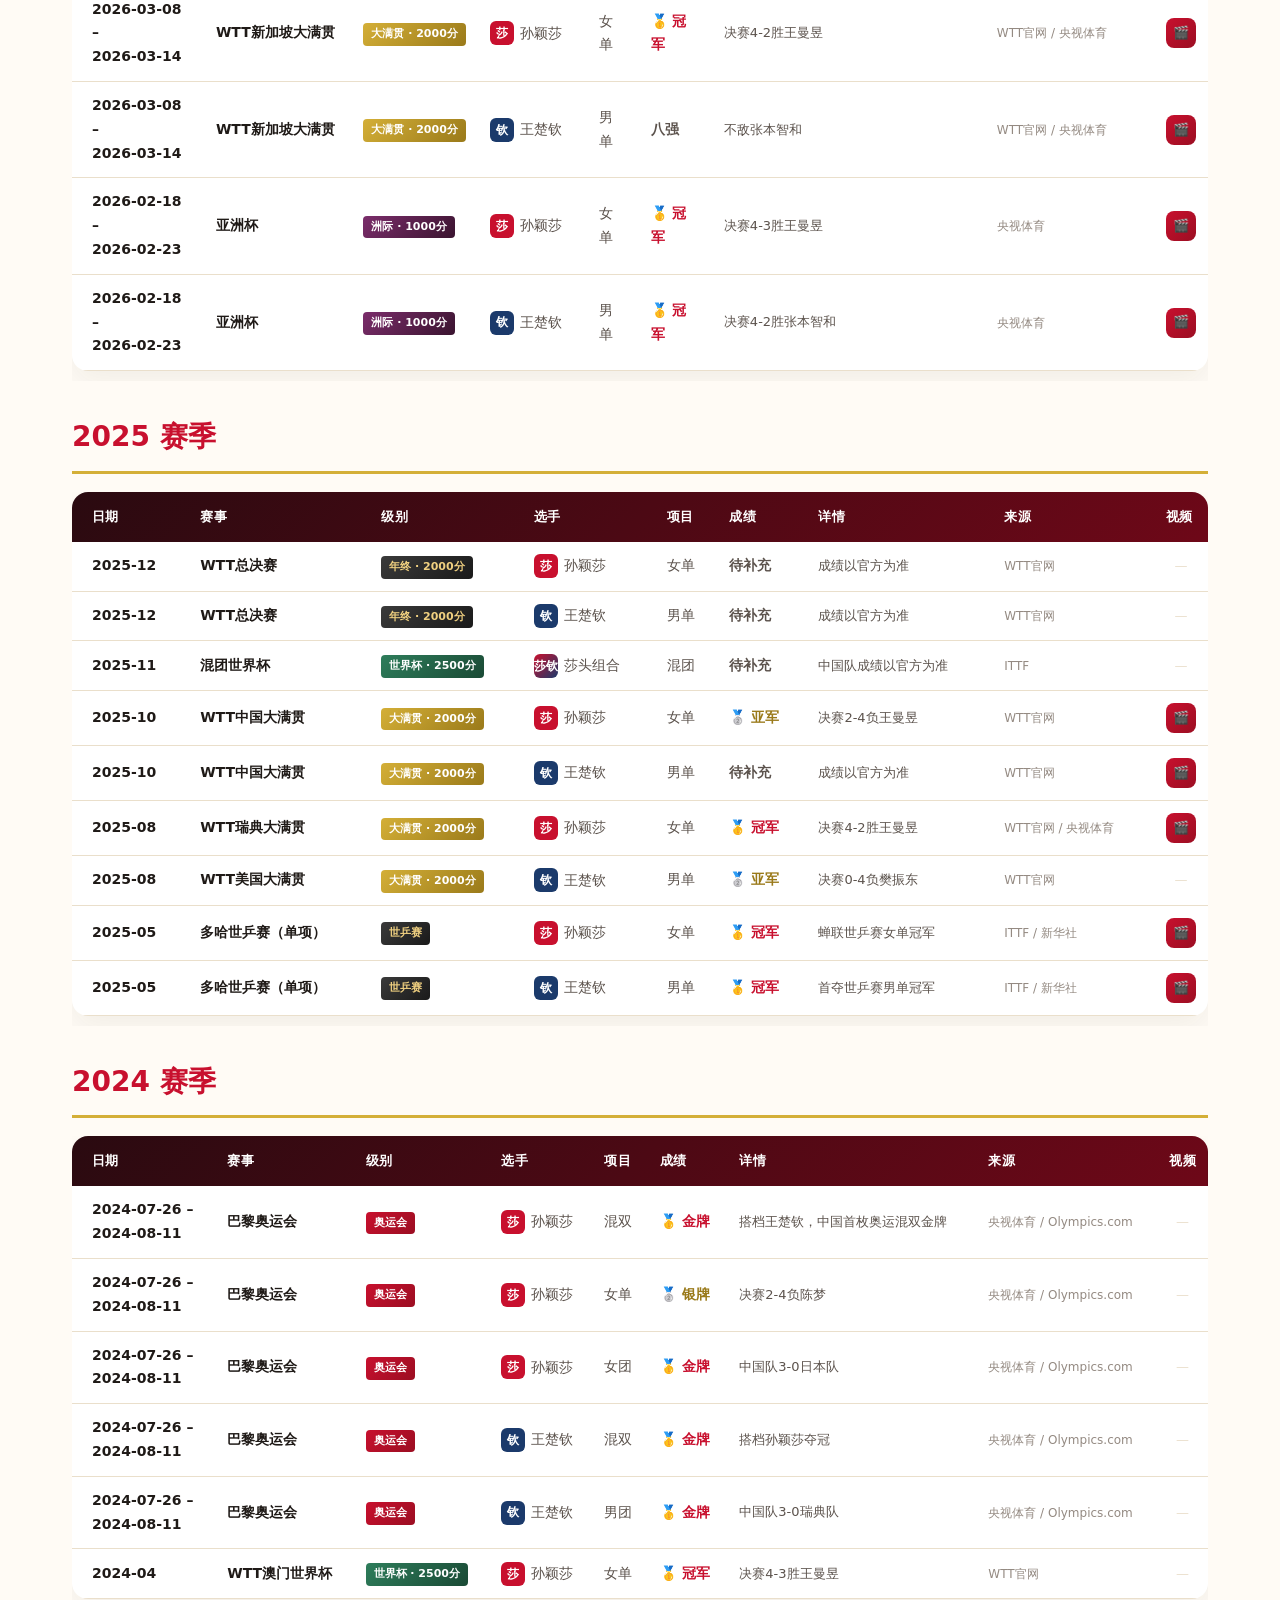
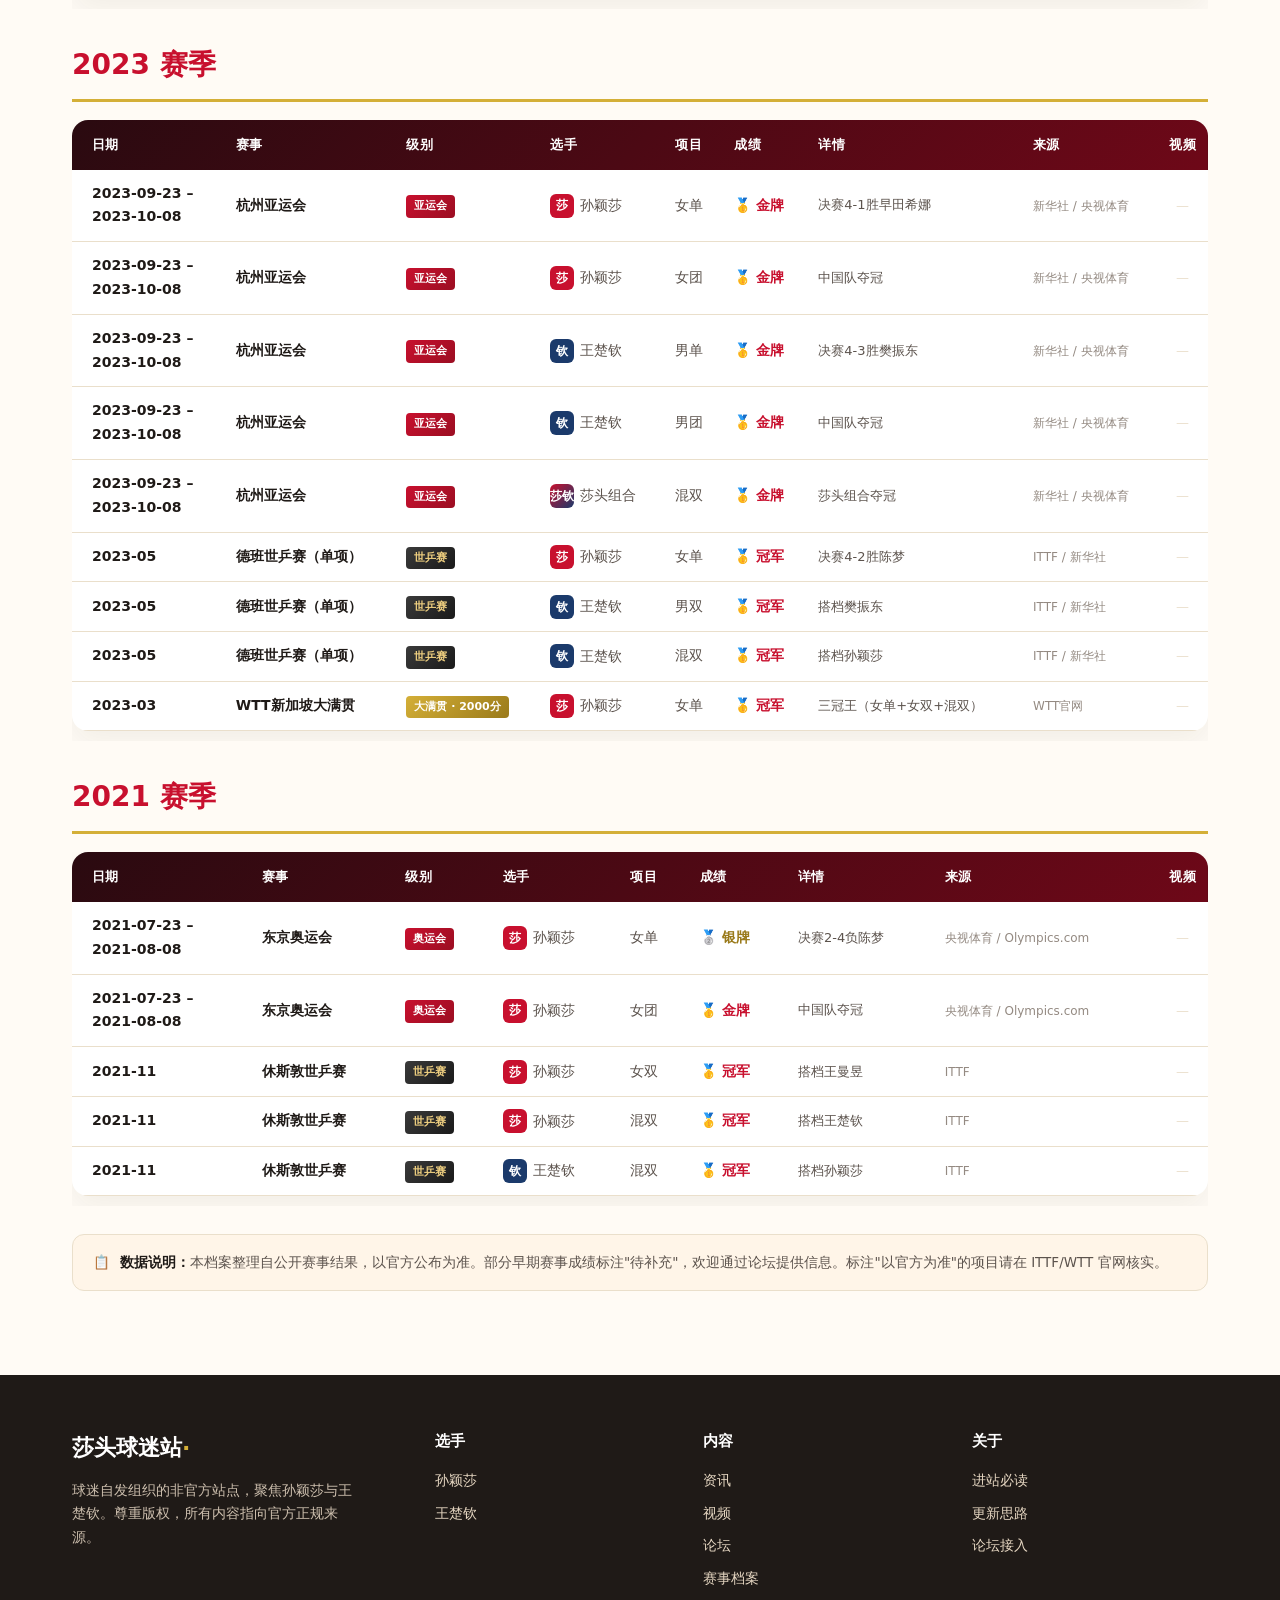
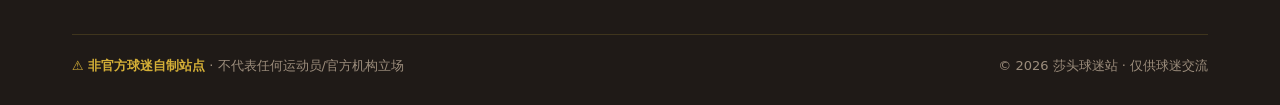
<file: tournament.html>
<!DOCTYPE html>
<html lang="zh-CN">
<head>
  <meta charset="UTF-8" />
  <meta name="viewport" content="width=device-width, initial-scale=1.0" />
  <title>赛事档案馆 · 莎头球迷站</title>
  <meta name="description" content="孙颖莎、王楚钦历年赛事完整档案：日期、赛事、项目、成绩、积分、来源。按年份整理，持续更新。" />
  <link rel="stylesheet" href="assets/css/style.css" />
</head>
<body>

  <nav class="nav">
    <div class="wrap nav-inner">
      <a class="brand" href="index.html">
        <svg class="logo" viewBox="0 0 40 40" fill="none"><circle cx="20" cy="20" r="19" fill="#C8102E"/><circle cx="20" cy="20" r="19" stroke="#D4AF37" stroke-width="2"/><path d="M11 27c4-9 14-9 18 0" stroke="#fff" stroke-width="2.4" stroke-linecap="round" fill="none"/><circle cx="20" cy="14" r="4.2" fill="#D4AF37"/></svg>
        莎头球迷站<span class="dot">·</span>
      </a>
      <div class="nav-links" id="navLinks">
        <a href="index.html">首页</a>
        <a href="sun-yingsha.html">孙颖莎</a>
        <a href="wang-chuqin.html">王楚钦</a>
        <a href="news.html">资讯</a>
        <a href="videos.html">视频</a>
        <a href="forum.html">论坛</a>
        <a href="head-to-head.html">交手战绩</a>
        <a href="tournament.html" class="active">赛事档案</a>
        <a href="endorsements.html">商务代言</a>
        <a href="about.html">关于</a>
      </div>
      <div class="nav-cta">
        <a class="btn btn-gold btn-sm" href="forum.html">加入球迷</a>
        <button class="nav-toggle" aria-label="菜单" onclick="document.getElementById('navLinks').classList.toggle('open')"><span></span><span></span><span></span></button>
      </div>
    </div>
  </nav>

  <section class="profile-hero" style="padding:54px 0 40px;">
    <div class="wrap">
      <span class="hero-eyebrow">📋 赛事档案馆 · 完整赛果</span>
      <h1 style="font-family:var(--ff-display); font-size:clamp(30px,5vw,44px); font-weight:900; color:#fff;">赛事<span style="color:var(--c-gold-light)">档案馆</span></h1>
      <p style="color:rgba(255,245,230,.84); margin-top:12px; max-width:600px;">按年份整理孙颖莎和王楚钦的完整赛事记录——日期、项目、成绩、来源，一目了然。持续更新中。</p>
    </div>
  </section>

  <section class="section">
    <div class="wrap">
      <div data-render="archive"></div>
    </div>
  </section>

  <footer class="footer">
    <div class="wrap">
      <div class="footer-grid">
        <div><div class="footer-brand">莎头球迷站<span class="dot">·</span></div><p style="margin-top:12px; font-size:14px; color:#cdbfae; max-width:280px;">球迷自发组织的非官方站点，聚焦孙颖莎与王楚钦。尊重版权，所有内容指向官方正规来源。</p></div>
        <div><h4>选手</h4><ul><li><a href="sun-yingsha.html">孙颖莎</a></li><li><a href="wang-chuqin.html">王楚钦</a></li></ul></div>
        <div><h4>内容</h4><ul><li><a href="news.html">资讯</a></li><li><a href="videos.html">视频</a></li><li><a href="forum.html">论坛</a></li><li><a href="tournament.html">赛事档案</a></li></ul></div>
        <div><h4>关于</h4><ul><li><a href="about.html">进站必读</a></li><li><a href="about.html#ideas">更新思路</a></li><li><a href="about.html#forum">论坛接入</a></li></ul></div>
      </div>
      <div class="footer-bottom">
        <div><span class="nonofficial">⚠ 非官方球迷自制站点</span> · 不代表任何运动员/官方机构立场</div>
        <div>© <span data-year>2026</span> 莎头球迷站 · 仅供球迷交流</div>
      </div>
    </div>
  </footer>

  <script src="assets/js/data.js"></script>
  <script src="assets/js/main.js"></script>
</body>
</html>
</file>
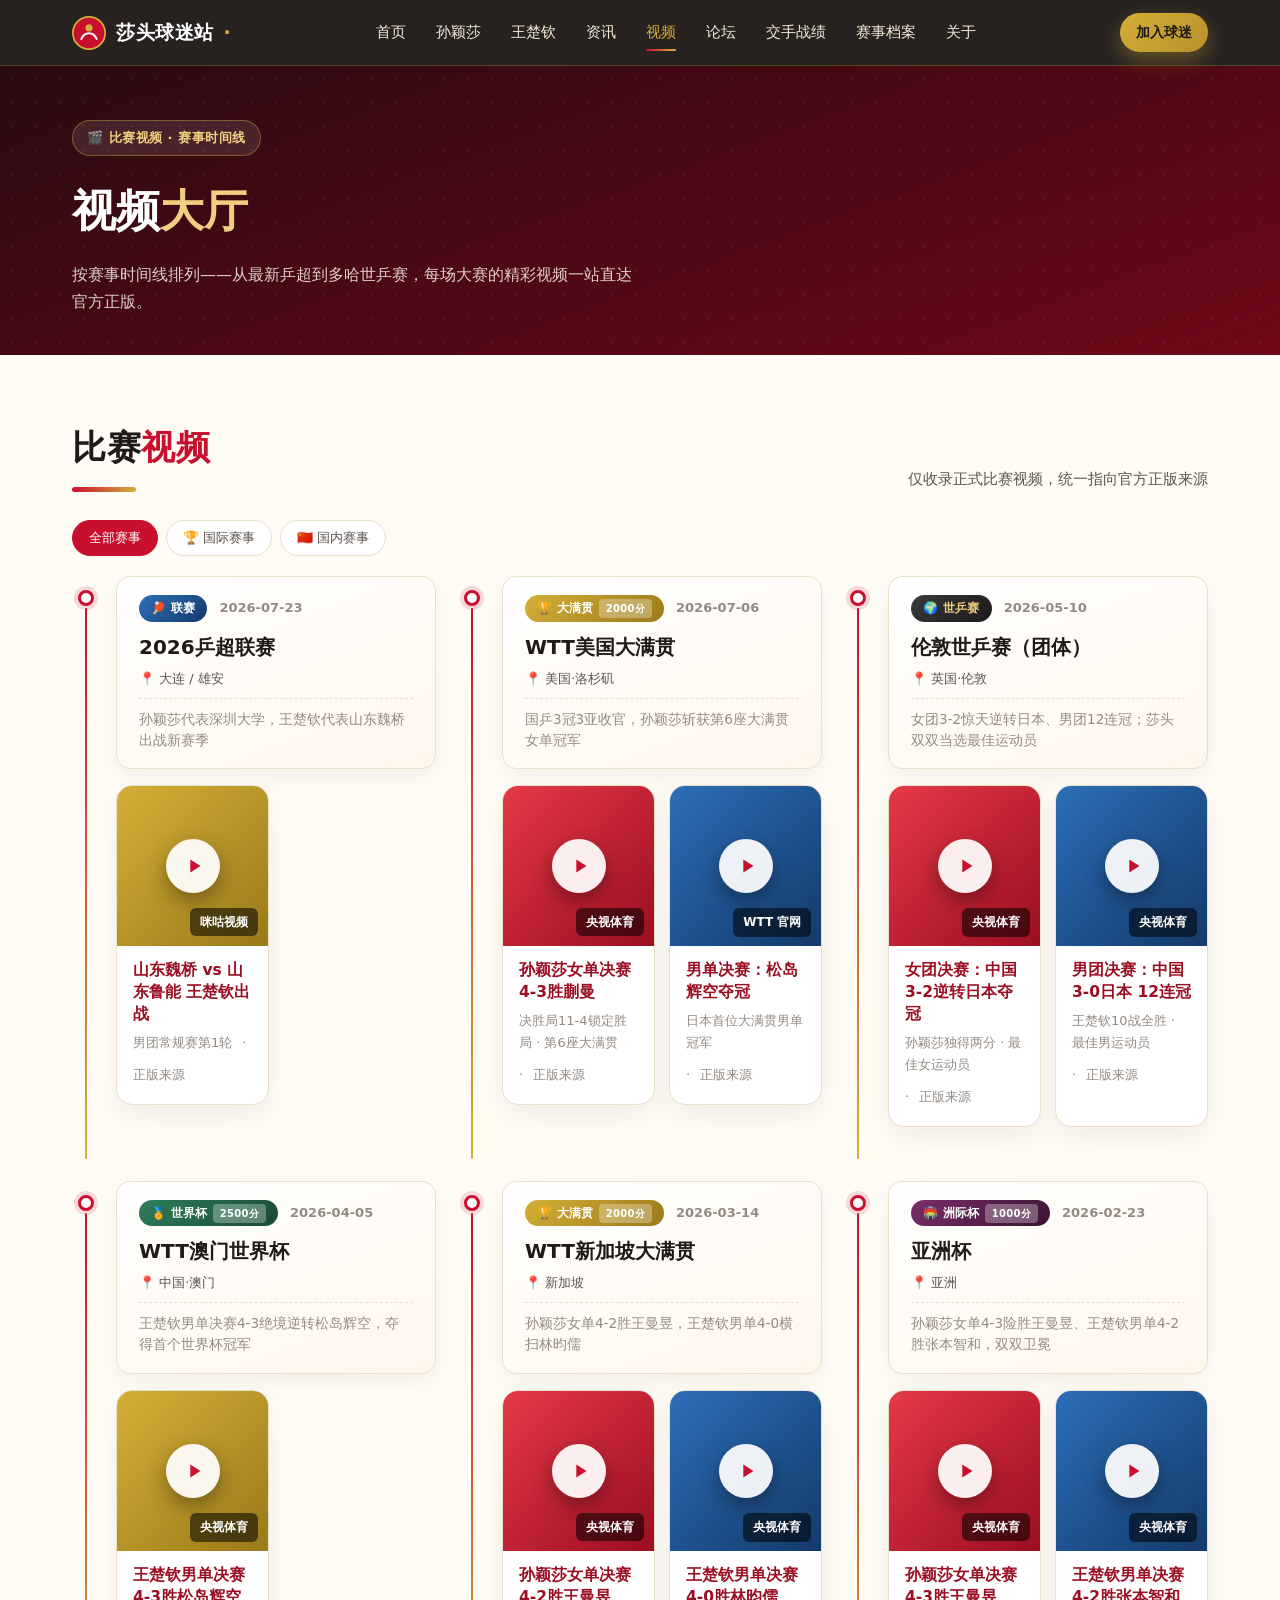
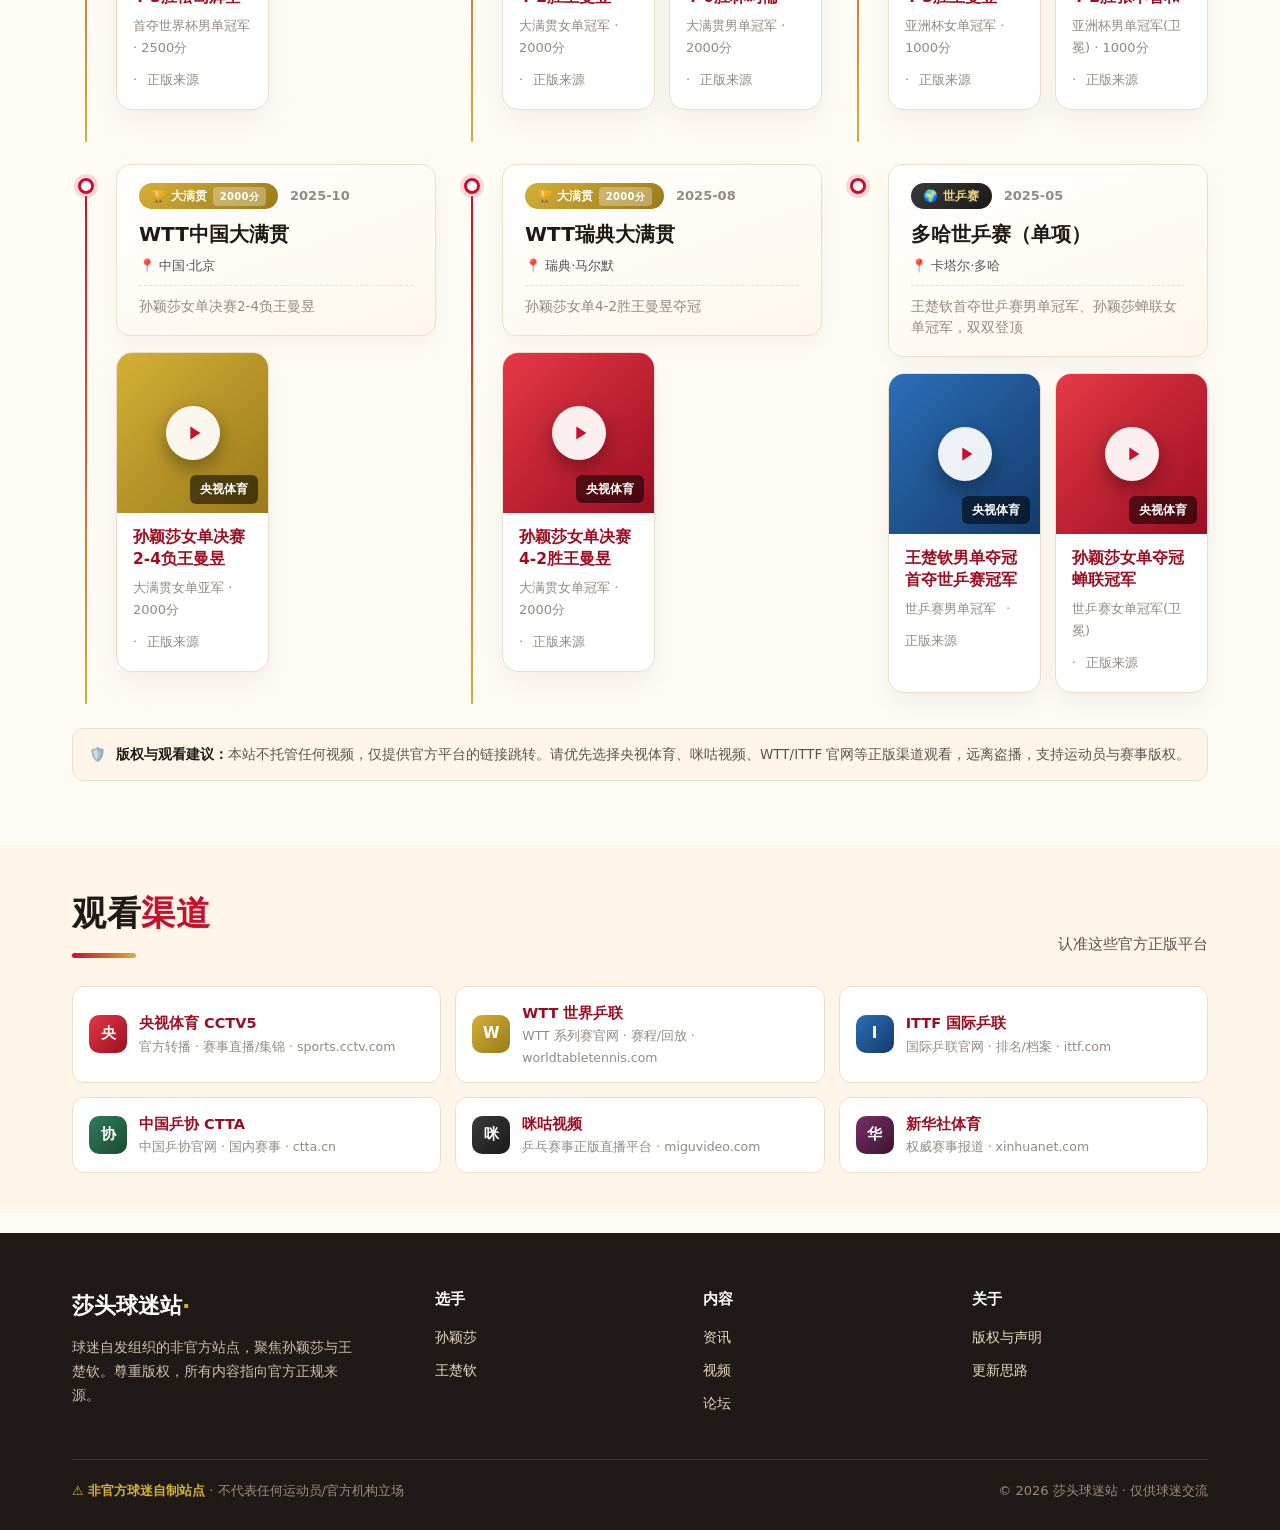
<file: videos.html>
<!DOCTYPE html>
<html lang="zh-CN">
<head>
  <meta charset="UTF-8" />
  <meta name="viewport" content="width=device-width, initial-scale=1.0" />
  <title>比赛视频 · 莎头球迷站</title>
  <meta name="description" content="乒乓比赛视频合集：赛事集锦、直播回放、专题报道。统一指向官方正版来源（央视体育/咪咕/WTT/ITTF/中国乒协），拒绝盗播。" />
  <link rel="stylesheet" href="assets/css/style.css" />
</head>
<body>

  <nav class="nav">
    <div class="wrap nav-inner">
      <a class="brand" href="index.html">
        <svg class="logo" viewBox="0 0 40 40" fill="none"><circle cx="20" cy="20" r="19" fill="#C8102E"/><circle cx="20" cy="20" r="19" stroke="#D4AF37" stroke-width="2"/><path d="M11 27c4-9 14-9 18 0" stroke="#fff" stroke-width="2.4" stroke-linecap="round" fill="none"/><circle cx="20" cy="14" r="4.2" fill="#D4AF37"/></svg>
        莎头球迷站<span class="dot">·</span>
      </a>
      <div class="nav-links" id="navLinks">
        <a href="index.html">首页</a>
        <a href="sun-yingsha.html">孙颖莎</a>
        <a href="wang-chuqin.html">王楚钦</a>
        <a href="news.html">资讯</a>
        <a href="videos.html" class="active">视频</a>
        <a href="forum.html">论坛</a>
        <a href="head-to-head.html">交手战绩</a>
        <a href="tournament.html">赛事档案</a>
        <a href="about.html">关于</a>
      </div>
      <div class="nav-cta">
        <a class="btn btn-gold btn-sm" href="forum.html">加入球迷</a>
        <button class="nav-toggle" aria-label="菜单" onclick="document.getElementById('navLinks').classList.toggle('open')"><span></span><span></span><span></span></button>
      </div>
    </div>
  </nav>

  <section class="profile-hero" style="padding:54px 0 40px;">
    <div class="wrap">
      <span class="hero-eyebrow">🎬 比赛视频 · 赛事时间线</span>
      <h1 style="font-family:var(--ff-display); font-size:clamp(30px,5vw,44px); font-weight:900; color:#fff;">视频<span style="color:var(--c-gold-light)">大厅</span></h1>
      <p style="color:rgba(255,245,230,.84); margin-top:12px; max-width:560px;">按赛事时间线排列——从最新乒超到多哈世乒赛，每场大赛的精彩视频一站直达官方正版。</p>
    </div>
  </section>

  <section class="section">
    <div class="wrap">
      <div class="section-head">
        <div><div class="section-title">比赛<span class="accent">视频</span></div><div class="section-line"></div></div>
        <div class="section-sub">仅收录正式比赛视频，统一指向官方正版来源</div>
      </div>
      <div class="video-filter-bar">
        <span class="vf-chip active" data-vf="all">全部赛事</span>
        <span class="vf-chip" data-vf="international">🏆 国际赛事</span>
        <span class="vf-chip" data-vf="domestic">🇨🇳 国内赛事</span>
      </div>
      <div class="video-grid" data-render="videos"></div>

      <div class="notice-box" style="margin-top:24px;">
        <span>🛡️</span>
        <div><b>版权与观看建议：</b>本站不托管任何视频，仅提供官方平台的链接跳转。请优先选择央视体育、咪咕视频、WTT/ITTF 官网等正版渠道观看，远离盗播，支持运动员与赛事版权。</div>
      </div>
    </div>
  </section>

  <section class="section-tight" style="background: var(--c-bg-alt);">
    <div class="wrap">
      <div class="section-head">
        <div><div class="section-title">观看<span class="accent">渠道</span></div><div class="section-line"></div></div>
        <div class="section-sub">认准这些官方正版平台</div>
      </div>
      <div class="source-list" data-render="sources"></div>
    </div>
  </section>

  <footer class="footer">
    <div class="wrap">
      <div class="footer-grid">
        <div><div class="footer-brand">莎头球迷站<span class="dot">·</span></div><p style="margin-top:12px; font-size:14px; color:#cdbfae; max-width:280px;">球迷自发组织的非官方站点，聚焦孙颖莎与王楚钦。尊重版权，所有内容指向官方正规来源。</p></div>
        <div><h4>选手</h4><ul><li><a href="sun-yingsha.html">孙颖莎</a></li><li><a href="wang-chuqin.html">王楚钦</a></li></ul></div>
        <div><h4>内容</h4><ul><li><a href="news.html">资讯</a></li><li><a href="videos.html">视频</a></li><li><a href="forum.html">论坛</a></li></ul></div>
        <div><h4>关于</h4><ul><li><a href="about.html">版权与声明</a></li><li><a href="about.html#ideas">更新思路</a></li></ul></div>
      </div>
      <div class="footer-bottom">
        <div><span class="nonofficial">⚠ 非官方球迷自制站点</span> · 不代表任何运动员/官方机构立场</div>
        <div>© <span data-year>2026</span> 莎头球迷站 · 仅供球迷交流</div>
      </div>
    </div>
  </footer>

  <script src="assets/js/data.js"></script>
  <script src="assets/js/main.js"></script>
</body>
</html>
</file>
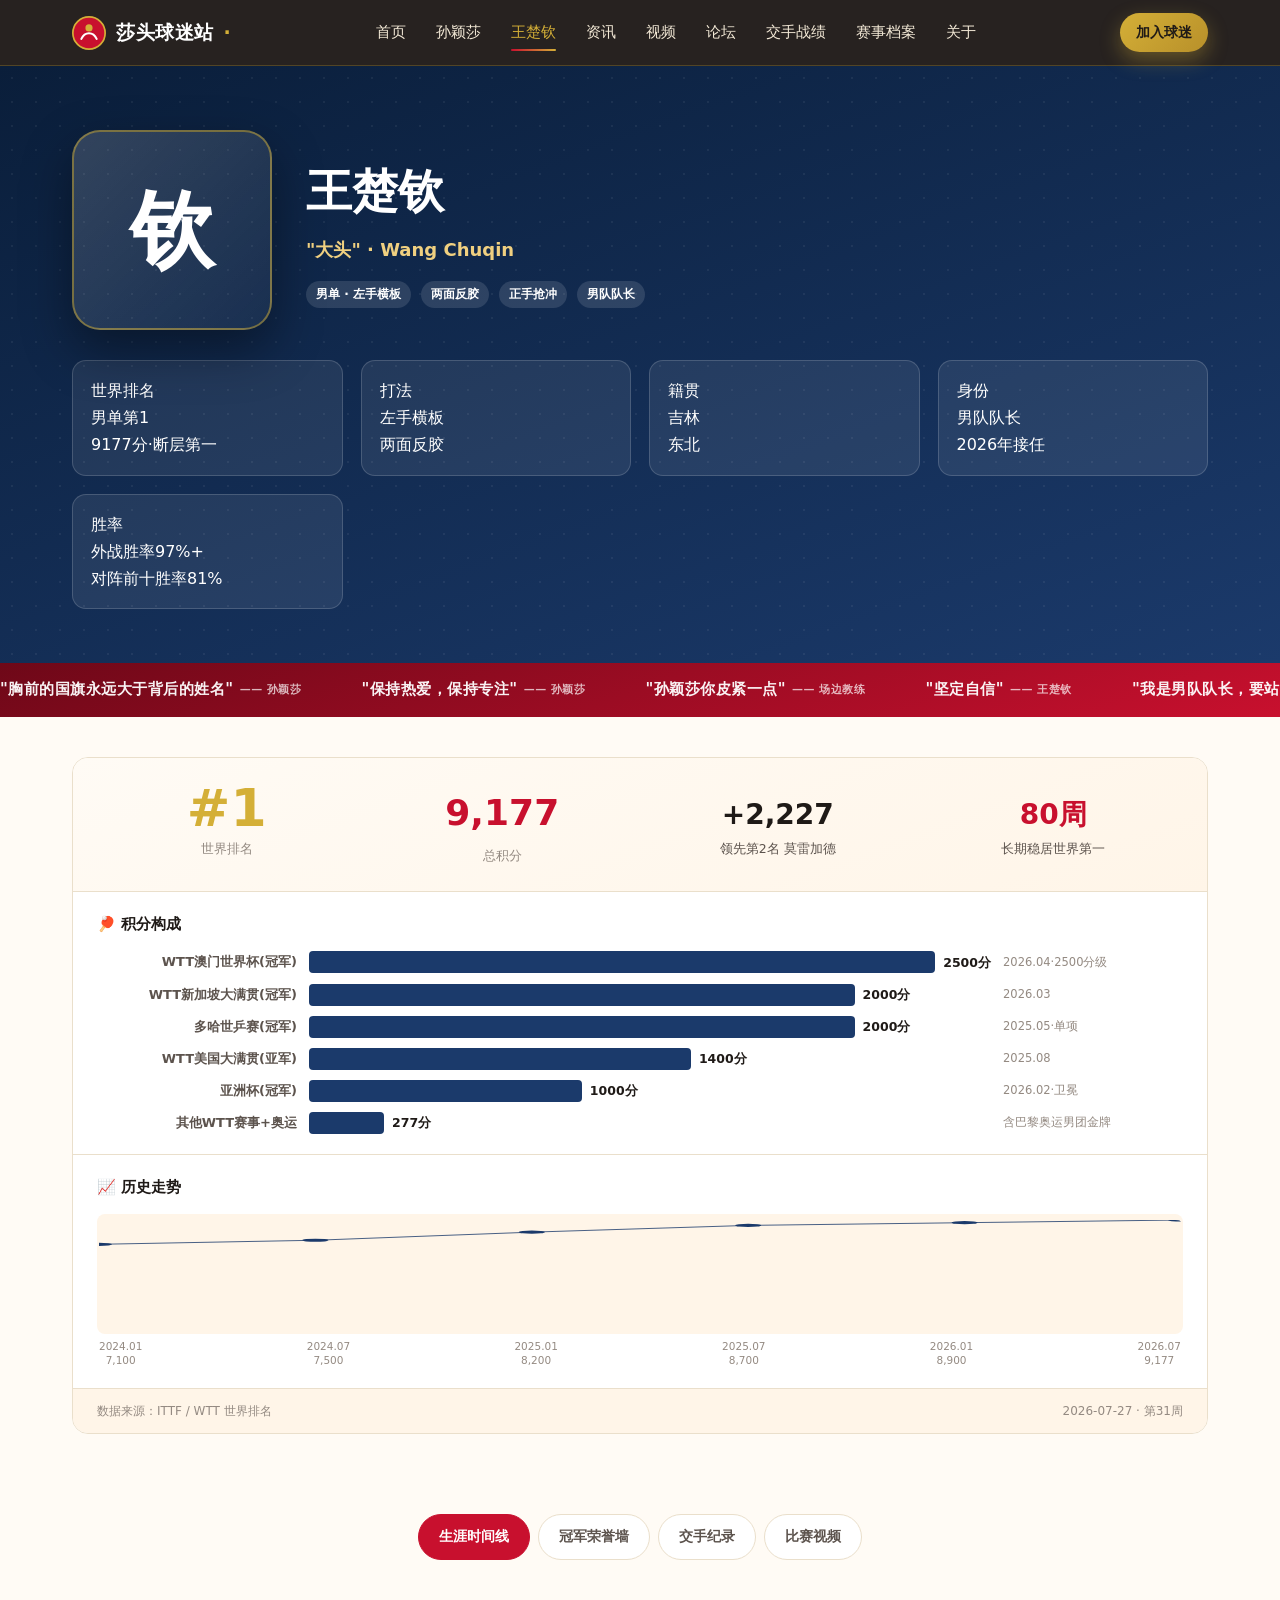
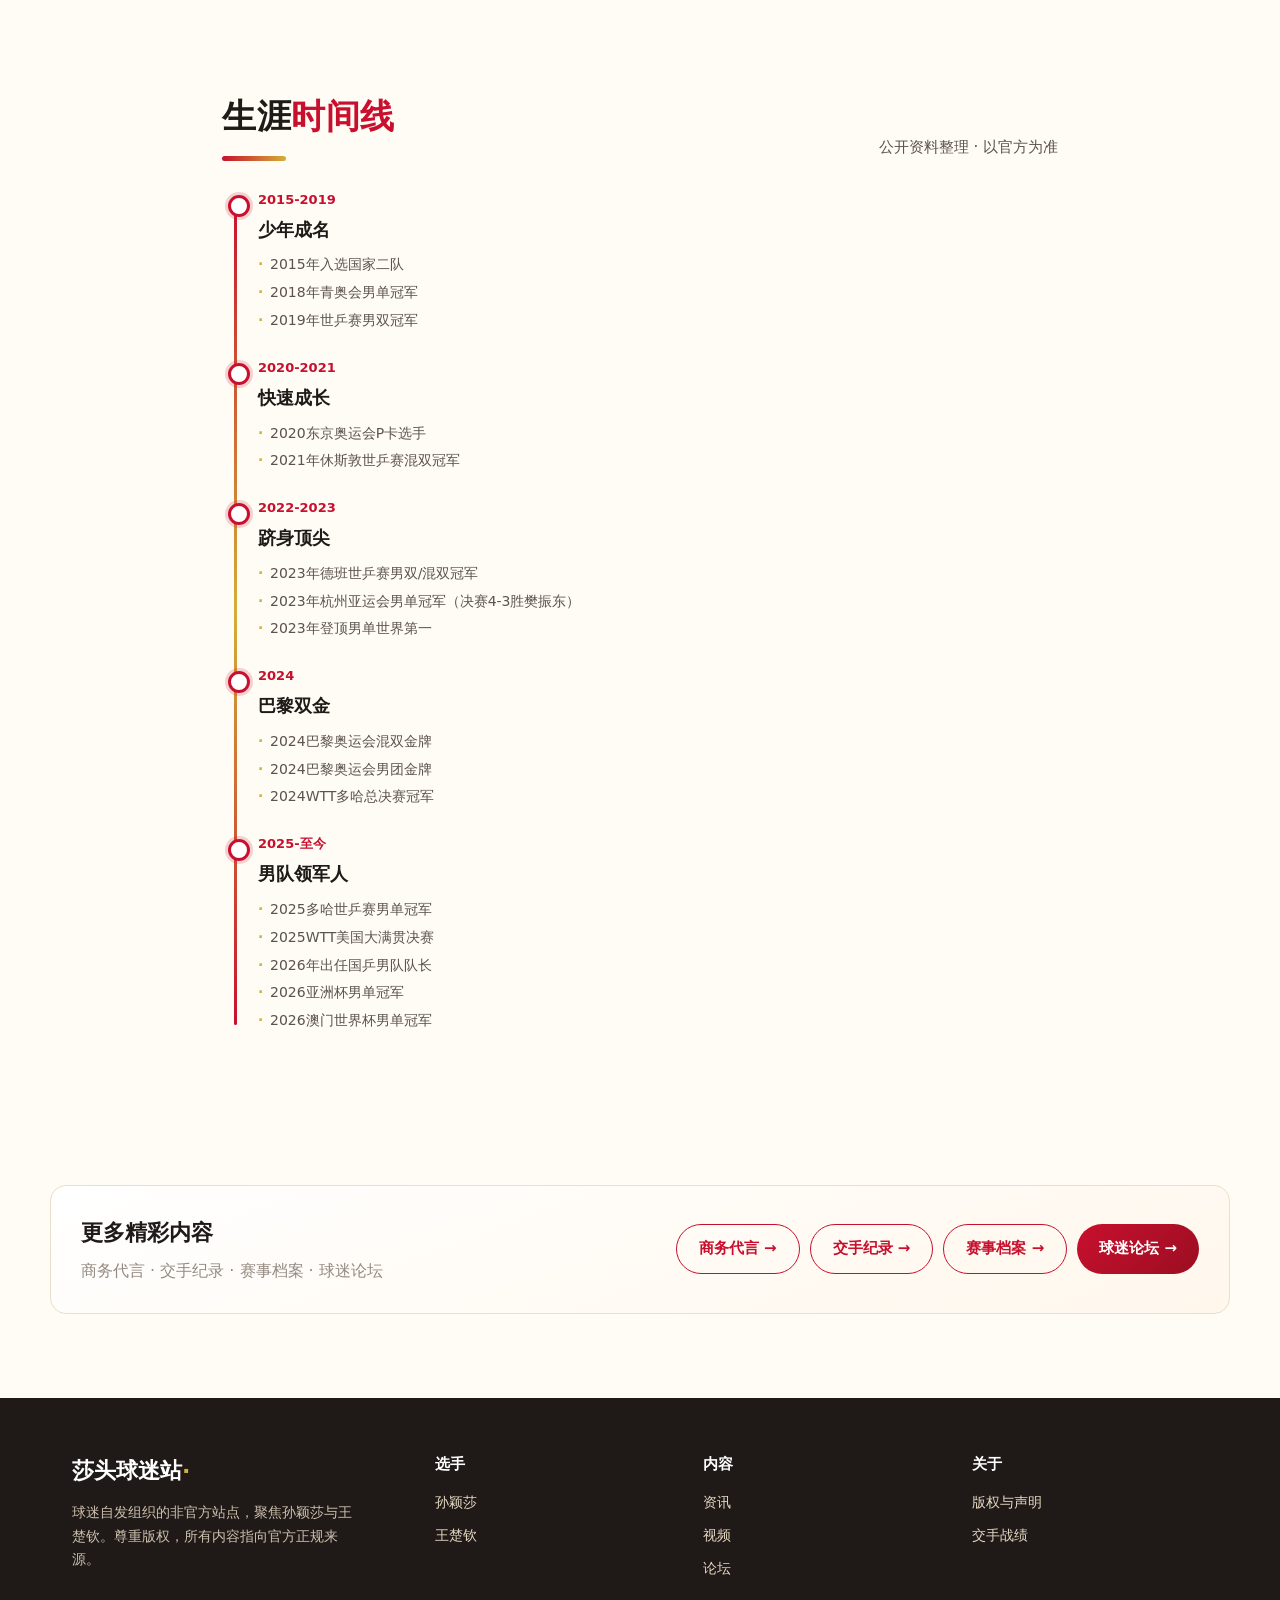
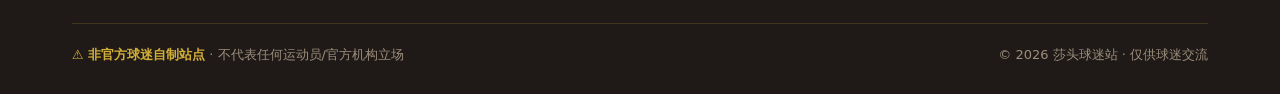
<file: wang-chuqin.html>
<!DOCTYPE html>
<html lang="zh-CN">
<head>
  <meta charset="UTF-8" />
  <meta name="viewport" content="width=device-width, initial-scale=1.0" />
  <title>王楚钦 · 莎头球迷站</title>
  <meta name="description" content="王楚钦球迷百科：资料、生涯时间线、冠军荣誉墙、对战纪录、比赛视频。球迷自制非官方。" />
  <link rel="stylesheet" href="assets/css/style.css" />
</head>
<body data-player="wang">

  <nav class="nav">
    <div class="wrap nav-inner">
      <a class="brand" href="index.html">
        <svg class="logo" viewBox="0 0 40 40" fill="none"><circle cx="20" cy="20" r="19" fill="#C8102E"/><circle cx="20" cy="20" r="19" stroke="#D4AF37" stroke-width="2"/><path d="M11 27c4-9 14-9 18 0" stroke="#fff" stroke-width="2.4" stroke-linecap="round" fill="none"/><circle cx="20" cy="14" r="4.2" fill="#D4AF37"/></svg>
        莎头球迷站<span class="dot">·</span>
      </a>
      <div class="nav-links" id="navLinks">
        <a href="index.html">首页</a>
        <a href="sun-yingsha.html">孙颖莎</a>
        <a href="wang-chuqin.html" class="active">王楚钦</a>
        <a href="news.html">资讯</a>
        <a href="videos.html">视频</a>
        <a href="forum.html">论坛</a>
        <a href="head-to-head.html">交手战绩</a>
        <a href="tournament.html">赛事档案</a>
        <a href="about.html">关于</a>
      </div>
      <div class="nav-cta">
        <a class="btn btn-gold btn-sm" href="forum.html">加入球迷</a>
        <button class="nav-toggle" aria-label="菜单" onclick="document.getElementById('navLinks').classList.toggle('open')"><span></span><span></span><span></span></button>
      </div>
    </div>
  </nav>

  <header class="profile-hero" style="background: linear-gradient(160deg,#0A1E3A,#1B3A6B);">
    <div class="wrap">
      <div class="profile-grid">
        <div class="profile-mark">钦</div>
        <div>
          <div class="profile-name">王楚钦</div>
          <div class="profile-nick">"大头" · Wang Chuqin</div>
          <div class="profile-tags">
            <span class="badge">男单 · 左手横板</span>
            <span class="badge">两面反胶</span>
            <span class="badge">正手抢冲</span>
            <span class="badge">男队队长</span>
          </div>
        </div>
      </div>
      <div class="fact-grid" data-render="facts"></div>
    </div>
  </header>

  <!-- 莎头语录 -->
  <div class="quote-strip" data-render="quotes"></div>

  <!-- 世界排名 -->
  <section class="section-tight">
    <div class="wrap" data-render="player-ranking"></div>
  </section>

  <section class="section-tight">
    <div class="wrap">
      <div class="encyclopedia-tabs">
        <div class="enc-tab active" data-tab="timeline">生涯时间线</div>
        <div class="enc-tab" data-tab="honors">冠军荣誉墙</div>
        <div class="enc-tab" data-tab="h2h">交手纪录</div>
        <div class="enc-tab" data-tab="videos">比赛视频</div>
      </div>
    </div>
  </section>

  <section class="section" data-enc-section="timeline" style="display:block;">
    <div class="wrap wrap-narrow">
      <div class="section-head">
        <div><div class="section-title">生涯<span class="accent">时间线</span></div><div class="section-line"></div></div>
        <div class="section-sub">公开资料整理 · 以官方为准</div>
      </div>
      <div class="career-timeline" data-render="career"></div>
    </div>
  </section>

  <section class="section" data-enc-section="honors" style="display:none;">
    <div class="wrap">
      <div class="section-head">
        <div><div class="section-title">冠军<span class="accent">荣誉墙</span></div><div class="section-line"></div></div>
        <div class="section-sub">主要成就概览（公开资料 · 以官方为准）</div>
      </div>
      <div class="achievements" data-render="honors"></div>
      <p class="muted" style="font-size:13px; margin-top:16px;">荣誉信息为公开资料整理，具体届次/项目以中国乒协、国际乒联官方公布为准。</p>
    </div>
  </section>

  <section class="section" data-enc-section="h2h" style="display:none;">
    <div class="wrap wrap-narrow">
      <div class="section-head">
        <div><div class="section-title">交手<span class="accent">纪录</span></div><div class="section-line"></div></div>
        <a class="btn btn-outline btn-sm" href="head-to-head.html">全部对战 →</a>
      </div>
      <div data-render="h2h"></div>
    </div>
  </section>

  <section class="section" data-enc-section="videos" style="display:none;">
    <div class="wrap">
      <div class="section-head">
        <div><div class="section-title">比赛<span class="accent">视频</span></div><div class="section-line"></div></div>
        <div class="section-sub">统一指向官方正版来源 · 拒绝盗播</div>
      </div>
      <div class="video-grid" data-render="videos"></div>
      <div style="margin-top:22px;">
        <a class="btn btn-outline" href="videos.html">查看全部视频 →</a>
      </div>
    </div>
  </section>

  <section class="section">
    <div class="wrap" style="display:flex; align-items:center; justify-content:space-between; gap:24px; flex-wrap:wrap; background: linear-gradient(160deg,#fff,#FFF7EC); border:1px solid var(--c-line); border-radius:16px; padding:28px 30px;">
      <div>
        <div style="font-family:var(--ff-display); font-size:22px; font-weight:800;">更多精彩内容</div>
        <p class="muted" style="margin-top:6px;">商务代言 · 交手纪录 · 赛事档案 · 球迷论坛</p>
      </div>
      <div style="display:flex; gap:10px; flex-wrap:wrap;">
        <a class="btn btn-outline" href="endorsements.html">商务代言 →</a>
        <a class="btn btn-outline" href="head-to-head.html">交手纪录 →</a>
        <a class="btn btn-outline" href="tournament.html">赛事档案 →</a>
        <a class="btn btn-primary" href="forum.html">球迷论坛 →</a>
    </div>
  </section>

  <footer class="footer">
    <div class="wrap">
      <div class="footer-grid">
        <div><div class="footer-brand">莎头球迷站<span class="dot">·</span></div><p style="margin-top:12px; font-size:14px; color:#cdbfae; max-width:280px;">球迷自发组织的非官方站点，聚焦孙颖莎与王楚钦。尊重版权，所有内容指向官方正规来源。</p></div>
        <div><h4>选手</h4><ul><li><a href="sun-yingsha.html">孙颖莎</a></li><li><a href="wang-chuqin.html">王楚钦</a></li></ul></div>
        <div><h4>内容</h4><ul><li><a href="news.html">资讯</a></li><li><a href="videos.html">视频</a></li><li><a href="forum.html">论坛</a></li></ul></div>
        <div><h4>关于</h4><ul><li><a href="about.html">版权与声明</a></li><li><a href="head-to-head.html">交手战绩</a></li></ul></div>
      </div>
      <div class="footer-bottom">
        <div><span class="nonofficial">⚠ 非官方球迷自制站点</span> · 不代表任何运动员/官方机构立场</div>
        <div>© <span data-year>2026</span> 莎头球迷站 · 仅供球迷交流</div>
      </div>
    </div>
  </footer>

  <script src="assets/js/data.js"></script>
  <script src="assets/js/main.js"></script>
</body>
</html>
</file>
<file: assets/css/style.css>
/* ===================================================================
   莎头球迷站 · 共享样式
   主题：国乒热血 · 红金
   纯原创设计 · 不含任何受版权保护的图片/Logo
=================================================================== */

:root {
  /* 主色 */
  --c-red: #C8102E;          /* 国乒红 */
  --c-red-deep: #9B0E22;     /* 深红 */
  --c-red-dark: #6E0818;     /* 暗红 */
  --c-gold: #D4AF37;         /* 金 */
  --c-gold-light: #F0D080;   /* 浅金高光 */
  --c-gold-soft: #FBE9C0;   /* 柔金 */
  /* 中性 */
  --c-bg: #FFFBF5;           /* 暖白底 */
  --c-bg-alt: #FFF5E8;       /* 次级暖底 */
  --c-surface: #FFFFFF;      /* 卡片白 */
  --c-ink: #1F1A17;          /* 主文字 */
  --c-ink-soft: #5C534D;     /* 次文字 */
  --c-ink-mute: #948A82;     /* 弱文字 */
  --c-line: #EADFCB;         /* 描边/分割 */
  --c-shadow: 28 8 24;       /* 阴影rgb基色 */
  /* 功能色 */
  --c-win: #C8102E;          /* 胜=红（中国惯例：涨为红） */
  --c-loss: #2E7D5B;         /* 负=绿 */
  --c-info: #2C6FB8;          /* 资讯蓝 */
  /* 尺寸 */
  --maxw: 1180px;
  --radius: 16px;
  --radius-sm: 10px;
  --nav-h: 66px;
  /* 字体 */
  --ff: "PingFang SC","Microsoft YaHei","Hiragino Sans GB","Source Han Sans CN","Noto Sans CJK SC",system-ui,-apple-system,"Segoe UI",sans-serif;
  --ff-display: "PingFang SC","Microsoft YaHei",var(--ff);
}

* { box-sizing: border-box; margin: 0; padding: 0; }
html { scroll-behavior: smooth; -webkit-text-size-adjust: 100%; }
body {
  font-family: var(--ff);
  background: var(--c-bg);
  color: var(--c-ink);
  line-height: 1.7;
  font-size: 16px;
  overflow-x: hidden;
}
a { color: var(--c-red-deep); text-decoration: none; transition: color .18s; }
a:hover { color: var(--c-red); }
img,svg { max-width: 100%; display: block; }
ul,ol { list-style: none; }

/* ---------- 容器 ---------- */
.wrap { width: 100%; max-width: var(--maxw); margin: 0 auto; padding: 0 22px; }
.wrap-narrow { max-width: 880px; }
.section { padding: 64px 0; }
.section-tight { padding: 40px 0; }
.section-head { display:flex; align-items:flex-end; justify-content:space-between; gap:16px; margin-bottom:28px; flex-wrap:wrap; }
.section-title { font-family:var(--ff-display); font-size: clamp(24px,4vw,34px); font-weight:800; letter-spacing:.5px; }
.section-title .accent { color: var(--c-red); }
.section-sub { color: var(--c-ink-soft); font-size: 15px; }
.section-line { width:64px; height:5px; border-radius:3px; background: linear-gradient(90deg,var(--c-red),var(--c-gold)); margin-top:10px; }

/* ---------- 导航 ---------- */
.nav {
  position: sticky; top: 0; z-index: 100;
  height: var(--nav-h);
  background: rgba(31,26,23,.96);
  backdrop-filter: blur(10px);
  border-bottom: 1px solid rgba(212,175,55,.25);
}
.nav-inner { height:100%; display:flex; align-items:center; justify-content:space-between; gap:18px; }
.brand { display:flex; align-items:center; gap:10px; color:#fff; font-weight:800; font-size:19px; letter-spacing:.5px; }
.brand .logo { width:34px; height:34px; flex:none; }
.brand .dot { color: var(--c-gold); }
.nav-links { display:flex; align-items:center; gap:4px; }
.nav-links a {
  color: #F3E9D6; padding: 9px 13px; border-radius: 9px; font-size:15px; font-weight:500;
  position: relative;
}
.nav-links a:hover { color:#fff; background: rgba(255,255,255,.08); }
.nav-links a.active { color: var(--c-gold); }
.nav-links a.active::after {
  content:""; position:absolute; left:13px; right:13px; bottom:3px; height:2px;
  background: linear-gradient(90deg,var(--c-red),var(--c-gold)); border-radius:2px;
}
.nav-cta { display:flex; align-items:center; gap:10px; }
.nav-toggle { display:none; background:none; border:0; cursor:pointer; padding:8px; }
.nav-toggle span { display:block; width:24px; height:2.4px; background:#fff; border-radius:2px; margin:5px 0; transition:.25s; }

/* ---------- 按钮 ---------- */
.btn {
  display:inline-flex; align-items:center; gap:8px; cursor:pointer;
  padding: 11px 22px; border-radius: 999px; border:0; font-size:15px; font-weight:600;
  font-family: var(--ff); transition: transform .15s, box-shadow .2s, background .2s;
}
.btn:active { transform: translateY(1px); }
.btn-primary { background: linear-gradient(135deg,var(--c-red),var(--c-red-deep)); color:#fff; box-shadow:0 8px 22px rgba(var(--c-shadow),.35); }
.btn-primary:hover { box-shadow:0 12px 30px rgba(var(--c-shadow),.5); transform:translateY(-1px); }
.btn-gold { background: linear-gradient(135deg,var(--c-gold),#B8902A); color:#1F1A17; box-shadow:0 8px 20px rgba(212,175,55,.35); }
.btn-gold:hover { transform:translateY(-1px); }
.btn-ghost { background: rgba(255,255,255,.08); color:#fff; border:1px solid rgba(212,175,55,.4); }
.btn-ghost:hover { background: rgba(255,255,255,.16); border-color: var(--c-gold); }
.btn-outline { background: transparent; color: var(--c-red); border:1.6px solid var(--c-red); }
.btn-outline:hover { background: var(--c-red); color:#fff; }
.btn-sm { padding:8px 16px; font-size:13.5px; }

/* ---------- Hero ---------- */
.hero {
  position: relative; overflow: hidden;
  background:
    radial-gradient(1200px 500px at 80% -10%, rgba(212,175,55,.22), transparent 60%),
    radial-gradient(900px 500px at 10% 110%, rgba(200,16,46,.25), transparent 55%),
    linear-gradient(160deg,#2A0A10 0%, #6E0818 45%, #9B0E22 100%);
  color: #fff;
  padding: 92px 0 80px;
}
.hero::before {
  content:""; position:absolute; inset:0;
  background-image: radial-gradient(rgba(255,255,255,.06) 1px, transparent 1px);
  background-size: 26px 26px; opacity:.6; pointer-events:none;
}
.hero-grid { position:relative; display:grid; grid-template-columns: 1.15fr .85fr; gap:44px; align-items:center; }
.hero-eyebrow {
  display:inline-flex; align-items:center; gap:8px; padding:6px 14px; border-radius:999px;
  background: rgba(255,255,255,.1); border:1px solid rgba(212,175,55,.4);
  color: var(--c-gold-light); font-size:13px; font-weight:600; letter-spacing:.5px; margin-bottom:18px;
}
.hero h1 {
  font-family: var(--ff-display); font-weight:900;
  font-size: clamp(34px,6vw,60px); line-height:1.08; letter-spacing:1px;
}
.hero h1 .gold { background: linear-gradient(90deg,var(--c-gold-light),var(--c-gold)); -webkit-background-clip:text; background-clip:text; color:transparent; }
.hero p.lead { color: rgba(255,245,230,.86); font-size: clamp(15px,2.2vw,18px); margin:20px 0 30px; max-width: 540px; }
.hero-actions { display:flex; gap:14px; flex-wrap:wrap; }
.hero-stats { display:flex; gap:30px; margin-top:40px; flex-wrap:wrap; }
.hero-stat .num { font-family:var(--ff-display); font-size:28px; font-weight:800; color:var(--c-gold-light); }
.hero-stat .lbl { font-size:13px; color: rgba(255,245,230,.7); }

/* Hero 排名快览卡片 */
.hero-rank-row { display:grid; grid-template-columns: 1fr 1fr; gap:16px; margin-top:28px; }
.hero-rank-mini {
  display:flex; align-items:center; gap:14px; padding:16px 18px; border-radius:14px;
  border:1px solid rgba(255,255,255,.18); background:rgba(255,255,255,.06);
  backdrop-filter:blur(8px); transition:transform .18s,background .18s;
}
.hero-rank-mini:hover { background:rgba(255,255,255,.12); transform:translateY(-2px); }
.hero-rank-mini .hrm-mark {
  width:52px; height:52px; border-radius:14px; display:flex; align-items:center; justify-content:center;
  font-family:var(--ff-display); font-size:26px; font-weight:900; color:#fff; flex:none;
}
.hr-sun .hrm-mark { background:linear-gradient(135deg,#E63946,#9B0E22); }
.hr-wang .hrm-mark { background:linear-gradient(135deg,#2C6FB8,#143A6B); }
.hero-rank-mini .hrm-name { font-size:17px; font-weight:800; color:#fff; }
.hero-rank-mini .hrm-rank { font-size:13px; color:var(--c-gold-light); margin-top:4px; }
.hero-rank-mini .hrm-num { font-family:var(--ff-display); font-size:20px; font-weight:900; color:var(--c-gold); vertical-align:-1px; }
.hero-rank-mini .hrm-streak { font-size:12px; color:rgba(255,245,230,.65); margin-top:3px; }

/* hero 右侧图形：SVG 乒乓球/球拍抽象 */
.hero-art { position:relative; display:flex; justify-content:center; }
.hero-art svg { width:100%; max-width:420px; filter: drop-shadow(0 20px 40px rgba(0,0,0,.4)); }

/* ---------- 双星卡片 ---------- */
.star-grid { display:grid; grid-template-columns: 1fr 1fr; gap:24px; }
.star-card {
  position:relative; border-radius: var(--radius); overflow:hidden;
  background: linear-gradient(160deg,#fff, #FFF7EC);
  border:1px solid var(--c-line);
  box-shadow: 0 18px 40px rgba(31,26,23,.08);
  transition: transform .2s, box-shadow .2s;
}
.star-card:hover { transform: translateY(-4px); box-shadow: 0 26px 56px rgba(155,14,34,.16); }
.star-cover { height: 168px; position:relative; display:flex; align-items:center; justify-content:center; overflow:hidden; }
.star-cover.s-sun { background: linear-gradient(135deg,#E63946,#9B0E22); }
.star-cover.s-wang { background: linear-gradient(135deg,#1B3A6B,#0A1E3A); }
.star-cover::after {
  content:""; position:absolute; inset:0;
  background-image: radial-gradient(rgba(255,255,255,.12) 1px, transparent 1px); background-size:18px 18px;
}
.star-cover .avatar-mark {
  position:relative; width:96px; height:96px; border-radius:50%;
  background: rgba(255,255,255,.14); border:3px solid rgba(255,255,255,.55);
  display:flex; align-items:center; justify-content:center;
  font-family:var(--ff-display); font-size:42px; font-weight:900; color:#fff;
  box-shadow: 0 8px 22px rgba(0,0,0,.3);
}
.star-cover .tag {
  position:absolute; top:14px; left:14px; padding:5px 12px; border-radius:999px;
  background: rgba(0,0,0,.28); color:#fff; font-size:12px; font-weight:600; backdrop-filter:blur(4px);
}
.star-body { padding: 20px 22px 24px; }
.star-name { font-family:var(--ff-display); font-size:23px; font-weight:800; display:flex; align-items:center; gap:8px; }
.star-name .nick { font-size:14px; color:var(--c-ink-mute); font-weight:600; }
.star-meta { display:flex; gap:18px; flex-wrap:wrap; margin:10px 0 14px; font-size:13.5px; color:var(--c-ink-soft); }
.star-meta b { color: var(--c-ink); font-weight:700; }
.star-desc { font-size:14.5px; color:var(--c-ink-soft); }
.star-foot { margin-top:16px; display:flex; gap:10px; }

/* ---------- 通用卡片/网格 ---------- */
.grid { display:grid; gap:22px; }
.grid-3 { grid-template-columns: repeat(3,1fr); }
.grid-2 { grid-template-columns: repeat(2,1fr); }
.card {
  background: var(--c-surface); border:1px solid var(--c-line); border-radius: var(--radius);
  overflow:hidden; box-shadow: 0 12px 30px rgba(31,26,23,.06);
  transition: transform .18s, box-shadow .18s; display:flex; flex-direction:column;
}
.card:hover { transform: translateY(-3px); box-shadow: 0 20px 42px rgba(31,26,23,.12); }
.card-thumb { height: 156px; position:relative; display:flex; align-items:center; justify-content:center; overflow:hidden; }
.card-thumb .ph { font-family:var(--ff-display); color:rgba(255,255,255,.9); font-weight:800; font-size:18px; letter-spacing:1px; }
.card-body { padding: 16px 18px 20px; flex:1; display:flex; flex-direction:column; }
.card-kicker { font-size:12px; font-weight:700; color:var(--c-red); letter-spacing:.6px; text-transform:uppercase; }
.card-title { font-size:18px; font-weight:700; line-height:1.4; margin:7px 0 10px; }
.card-excerpt { font-size:14px; color:var(--c-ink-soft); flex:1; }
.card-foot { display:flex; align-items:center; justify-content:space-between; margin-top:14px; font-size:13px; color:var(--c-ink-mute); }
.badge { display:inline-flex; align-items:center; gap:5px; padding:3px 10px; border-radius:999px; font-size:12px; font-weight:600; }
.badge-red { background: rgba(200,16,46,.1); color: var(--c-red); }
.badge-gold { background: rgba(212,175,55,.16); color:#9a7a1a; }
.badge-blue { background: rgba(44,111,184,.12); color: var(--c-info); }
.badge-green { background: rgba(46,125,91,.12); color: var(--c-loss); }
.badge-gray { background: rgba(92,83,77,.12); color: var(--c-ink-soft); }

/* 不同色封面用于卡片缩略 */
.t-red { background: linear-gradient(135deg,#E63946,#9B0E22); }
.t-blue { background: linear-gradient(135deg,#2C6FB8,#143A6B); }
.t-gold { background: linear-gradient(135deg,#D4AF37,#9a7a1a); }
.t-dark { background: linear-gradient(135deg,#3a3a3a,#1a1a1a); }
.t-green { background: linear-gradient(135deg,#2E7D5B,#1a4a35); }
.t-plum { background: linear-gradient(135deg,#7B2D6B,#3a142f); }

/* ---------- 时间线 ---------- */
.timeline { position:relative; padding-left: 28px; }
.timeline::before { content:""; position:absolute; left:8px; top:6px; bottom:6px; width:3px; background: linear-gradient(var(--c-red),var(--c-gold)); border-radius:3px; }
.tl-item { position:relative; padding: 0 0 26px; }
.tl-item::before { content:""; position:absolute; left:-26px; top:5px; width:15px; height:15px; border-radius:50%; background:#fff; border:3px solid var(--c-red); box-shadow:0 0 0 3px rgba(200,16,46,.18); }
.tl-date { font-size:13px; font-weight:700; color:var(--c-red); }
.tl-title { font-size:16px; font-weight:700; margin:4px 0 5px; }
.tl-desc { font-size:14px; color:var(--c-ink-soft); }
.tl-tag { display:inline-block; margin-top:8px; }

/* ---------- 资讯筛选 ---------- */
.filters { display:flex; gap:10px; flex-wrap:wrap; margin-bottom:22px; }
.filter-chip {
  padding:8px 16px; border-radius:999px; border:1.5px solid var(--c-line); background:#fff;
  font-size:14px; font-weight:600; color:var(--c-ink-soft); cursor:pointer; transition:.18s; font-family:var(--ff);
}
.filter-chip:hover { border-color:var(--c-red); color:var(--c-red); }
.filter-chip.active { background: var(--c-red); color:#fff; border-color:var(--c-red); }

/* ---------- 视频卡 ---------- */
.video-grid { display:grid; grid-template-columns: repeat(3,1fr); gap:22px; }
.video-card { background: var(--c-surface); border:1px solid var(--c-line); border-radius: var(--radius); overflow:hidden; box-shadow:0 12px 30px rgba(31,26,23,.06); transition: transform .18s, box-shadow .18s; }
.video-card:hover { transform:translateY(-3px); box-shadow:0 20px 42px rgba(31,26,23,.14); }
.video-thumb { position:relative; height:160px; display:flex; align-items:center; justify-content:center; overflow:hidden; }
.video-thumb .play {
  width:54px; height:54px; border-radius:50%; background: rgba(255,255,255,.92);
  display:flex; align-items:center; justify-content:center; box-shadow:0 8px 20px rgba(0,0,0,.35);
}
.video-thumb .play svg { width:22px; height:22px; margin-left:3px; fill: var(--c-red); }
.video-thumb .src { position:absolute; bottom:10px; right:10px; background:rgba(0,0,0,.55); color:#fff; padding:4px 10px; border-radius:6px; font-size:12px; font-weight:600; backdrop-filter:blur(4px); }
.video-body { padding:14px 16px 18px; }
.video-title { font-size:15.5px; font-weight:700; line-height:1.4; }
.video-meta { font-size:13px; color:var(--c-ink-mute); margin-top:6px; display:flex; gap:10px; flex-wrap:wrap; }

/* ---------- 视频赛事时间线 ---------- */
.vt-group {
  position: relative; padding-left: 44px; margin-bottom: 32px;
}
.vt-group:last-child { margin-bottom: 0; }
.vt-dot {
  position: absolute; left: 6px; top: 14px;
  width: 16px; height: 16px; border-radius: 50%;
  background: #fff; border: 3px solid var(--c-red);
  box-shadow: 0 0 0 4px rgba(200,16,46,.15);
  z-index: 2;
}
.vt-group::before {
  content: ""; position: absolute; left: 13px; top: 32px; bottom: -32px;
  width: 2px; background: linear-gradient(180deg, var(--c-red), var(--c-gold));
  border-radius: 2px; z-index: 1;
}
.vt-group:last-child::before { display: none; }
.vt-header {
  background: linear-gradient(160deg, #fff, #FFF7EC);
  border: 1px solid var(--c-line); border-radius: 14px;
  padding: 18px 22px; margin-bottom: 16px;
  box-shadow: 0 8px 24px rgba(31,26,23,.05);
}
.vt-header-top {
  display: flex; align-items: center; gap: 12px; flex-wrap: wrap;
}
.vt-type {
  display: inline-flex; align-items: center; gap: 5px;
  padding: 3px 12px; border-radius: 999px; font-size: 12px; font-weight: 700;
  letter-spacing: .3px;
}
.vt-type-gs { background: linear-gradient(135deg,#D4AF37,#9a7a1a); color: #fff; }
.vt-type-dark { background: linear-gradient(135deg,#3a3a3a,#1a1a1a); color: var(--c-gold-light); }
.vt-type-cup { background: linear-gradient(135deg,#2E7D5B,#1a4a35); color: #fff; }
.vt-type-plum { background: linear-gradient(135deg,#7B2D6B,#3a142f); color: #fff; }
.vt-type-wtt { background: linear-gradient(135deg,#2C6FB8,#143A6B); color: #fff; }
.vt-pts {
  display: inline-flex; align-items: center; padding: 1px 7px; border-radius: 4px;
  background: rgba(255,255,255,.3); font-size: 10px; font-weight: 600;
}
.vt-date {
  font-size: 13px; color: var(--c-ink-mute); font-weight: 600;
}
.vt-event-name {
  font-family: var(--ff-display); font-size: 20px; font-weight: 800;
  margin-top: 8px; color: var(--c-ink);
}
.vt-event-loc {
  font-size: 13px; color: var(--c-ink-soft); margin-top: 4px;
}
.vt-event-desc {
  font-size: 13.5px; color: var(--c-ink-mute); margin-top: 8px;
  padding-top: 10px; border-top: 1px dashed var(--c-line);
  line-height: 1.55;
}
.vt-videos {
  display: grid; grid-template-columns: repeat(2, 1fr); gap: 14px;
}

/* 响应式 */
@media (max-width: 720px) {
  .vt-group { padding-left: 34px; }
  .vt-videos { grid-template-columns: 1fr; }
}

/* ---------- 论坛 ---------- */
.forum-grid { display:grid; grid-template-columns: 240px 1fr; gap:26px; align-items:flex-start; }
.forum-cats .cat {
  display:flex; align-items:center; gap:10px; padding:11px 14px; border-radius:12px; cursor:pointer;
  font-size:14.5px; font-weight:600; color:var(--c-ink-soft); transition:.16s; border:1px solid transparent;
}
.forum-cats .cat:hover { background: var(--c-bg-alt); color: var(--c-ink); }
.forum-cats .cat.active { background:#fff; color:var(--c-red); border-color:var(--c-line); box-shadow:0 6px 16px rgba(31,26,23,.06); }
.forum-cats .cat .ico { width:22px; flex:none; }
.forum-cats .cat .cnt { margin-left:auto; font-size:12px; color:var(--c-ink-mute); font-weight:600; }

.thread-list { display:flex; flex-direction:column; gap:14px; }
.thread {
  display:grid; grid-template-columns: 52px 1fr auto; gap:16px; align-items:center;
  background:var(--c-surface); border:1px solid var(--c-line); border-radius:14px; padding:16px 18px;
  box-shadow:0 8px 22px rgba(31,26,23,.05); transition:.16s;
}
.thread:hover { box-shadow:0 14px 34px rgba(31,26,23,.12); border-color: rgba(200,16,46,.3); }
.thread-ava { width:52px; height:52px; border-radius:14px; display:flex; align-items:center; justify-content:center; font-family:var(--ff-display); font-weight:800; color:#fff; font-size:20px; }
.thread-main .tt { font-size:16px; font-weight:700; }
.thread-main .ex { font-size:13.5px; color:var(--c-ink-soft); margin-top:3px; }
.thread-main .meta { font-size:12.5px; color:var(--c-ink-mute); margin-top:7px; display:flex; gap:12px; flex-wrap:wrap; }
.thread-side { text-align:right; font-size:13px; color:var(--c-ink-mute); }
.thread-side .replies { font-size:20px; font-weight:800; color:var(--c-red); }
.thread-pin { display:inline-flex; align-items:center; gap:4px; font-size:12px; color:var(--c-gold); font-weight:700; }

/* 发帖浮按钮 */
.fab {
  position:fixed; right:28px; bottom:28px; z-index:60;
  display:inline-flex; align-items:center; gap:8px; padding:14px 22px; border-radius:999px;
  background: linear-gradient(135deg,var(--c-red),var(--c-red-deep)); color:#fff; font-weight:700; font-size:15px;
  box-shadow:0 12px 30px rgba(155,14,34,.4); cursor:pointer; border:0; font-family:var(--ff); transition:transform .16s;
}
.fab:hover { transform:translateY(-2px) scale(1.02); }

/* ---------- 模态 ---------- */
.modal-mask { position:fixed; inset:0; background:rgba(20,10,6,.55); backdrop-filter:blur(4px); z-index:200; display:none; align-items:center; justify-content:center; padding:20px; }
.modal-mask.show { display:flex; }
.modal { background:#fff; border-radius:20px; max-width:520px; width:100%; padding:30px; box-shadow:0 30px 80px rgba(0,0,0,.4); position:relative; animation: pop .25s ease; }
@keyframes pop { from { transform:scale(.94); opacity:0; } to { transform:scale(1); opacity:1; } }
.modal h3 { font-family:var(--ff-display); font-size:22px; font-weight:800; margin-bottom:8px; }
.modal p { color:var(--c-ink-soft); font-size:14.5px; }
.modal .field { margin-top:18px; }
.modal label { display:block; font-size:13px; font-weight:700; margin-bottom:6px; }
.modal input,.modal textarea, .modal select {
  width:100%; padding:11px 14px; border:1.5px solid var(--c-line); border-radius:10px; font-family:var(--ff); font-size:15px; background:#fff;
}
.modal input:focus,.modal textarea:focus { outline:none; border-color:var(--c-red); }
.modal textarea { min-height:90px; resize:vertical; }
.modal-actions { display:flex; gap:12px; justify-content:flex-end; margin-top:24px; }
.modal-close { position:absolute; top:14px; right:14px; background:none; border:0; font-size:24px; color:var(--c-ink-mute); cursor:pointer; line-height:1; }
.notice-box { background: var(--c-bg-alt); border:1px solid var(--c-line); border-radius:12px; padding:14px 16px; font-size:13.5px; color:var(--c-ink-soft); margin-top:14px; display:flex; gap:10px; }
.notice-box b { color: var(--c-ink); }

/* ---------- 资料卡（选手页） ---------- */
.profile-hero { background: linear-gradient(160deg,#2A0A10,#6E0818); color:#fff; padding:64px 0 54px; position:relative; overflow:hidden; }
.profile-hero::before { content:""; position:absolute; inset:0; background-image:radial-gradient(rgba(255,255,255,.06) 1px,transparent 1px); background-size:24px 24px; }
.profile-grid { position:relative; display:grid; grid-template-columns: 200px 1fr; gap:34px; align-items:center; }
.profile-mark {
  width:200px; height:200px; border-radius:28px; display:flex; align-items:center; justify-content:center;
  font-family:var(--ff-display); font-weight:900; font-size:84px; color:#fff;
  background: linear-gradient(135deg,rgba(255,255,255,.16),rgba(255,255,255,.04)); border:2px solid rgba(212,175,55,.5);
  box-shadow:0 20px 50px rgba(0,0,0,.4);
}
.profile-name { font-family:var(--ff-display); font-size:clamp(32px,5vw,46px); font-weight:900; }
.profile-nick { color: var(--c-gold-light); font-size:18px; font-weight:600; margin-top:4px; }
.profile-tags { display:flex; gap:10px; flex-wrap:wrap; margin-top:16px; }
.profile-tags .badge { background:rgba(255,255,255,.12); color:#fff; }
.fact-grid { display:grid; grid-template-columns: repeat(4,1fr); gap:18px; margin-top:30px; }
.fact { background:rgba(255,255,255,.08); border:1px solid rgba(255,255,255,.16); border-radius:14px; padding:16px 18px; }
.fact .k { font-size:12.5px; color:rgba(255,245,230,.7); }
.fact .v { font-family:var(--ff-display); font-size:22px; font-weight:800; color:#fff; margin-top:4px; }
.fact .v small { font-size:14px; font-weight:600; color: var(--c-gold-light); }

/* 成就墙 */
.achievements { display:grid; grid-template-columns: repeat(4,1fr); gap:14px; }
.ach {
  background: linear-gradient(160deg,#fff,#FFF7EC); border:1px solid var(--c-line); border-radius:14px; padding:18px 16px; text-align:center;
  box-shadow:0 10px 24px rgba(31,26,23,.06);
}
.ach .medal { width:44px; height:44px; margin:0 auto 10px; }
.ach .yr { font-family:var(--ff-display); font-weight:800; color:var(--c-red); }
.ach .ev { font-size:13.5px; color:var(--c-ink-soft); margin-top:3px; }
.ach .mk { font-size:12px; font-weight:700; margin-top:6px; }

/* ---------- 倒计时 ---------- */
.countdown { display:flex; gap:14px; }
.cd-box { background: linear-gradient(160deg,#fff,#FFF7EC); border:1px solid var(--c-line); border-radius:14px; padding:16px 10px; min-width:84px; text-align:center; box-shadow:0 10px 24px rgba(31,26,23,.06); }
.cd-num { font-family:var(--ff-display); font-size:34px; font-weight:900; color:var(--c-red); line-height:1; }
.cd-lbl { font-size:12px; color:var(--c-ink-mute); margin-top:6px; font-weight:600; }

/* ---------- 官方来源 ---------- */
.source-list { display:grid; grid-template-columns: repeat(3,1fr); gap:14px; }
.source {
  display:flex; align-items:center; gap:12px; padding:14px 16px; border:1px solid var(--c-line); border-radius:12px; background:#fff;
  transition:.16s;
}
.source:hover { border-color:var(--c-gold); box-shadow:0 10px 24px rgba(212,175,55,.18); transform:translateY(-2px); }
.source .ico { width:38px; height:38px; border-radius:10px; display:flex; align-items:center; justify-content:center; flex:none; font-weight:800; color:#fff; font-size:15px; }
.source .nm { font-weight:700; font-size:14.5px; }
.source .ds { font-size:12.5px; color:var(--c-ink-mute); }

/* ---------- 资讯横排流 ---------- */
.feed { display:flex; flex-direction:column; gap:14px; }
.feed-item { display:grid; grid-template-columns: 96px 1fr auto; gap:18px; align-items:center; background:#fff; border:1px solid var(--c-line); border-radius:14px; padding:14px 18px; box-shadow:0 8px 22px rgba(31,26,23,.05); transition:.16s; }
.feed-item:hover { box-shadow:0 14px 32px rgba(31,26,23,.12); border-color:rgba(200,16,46,.25); }
.feed-thumb { width:96px; height:64px; border-radius:10px; display:flex; align-items:center; justify-content:center; font-family:var(--ff-display); color:#fff; font-weight:800; font-size:13px; letter-spacing:1px; }
.feed-main .tt { font-size:15.5px; font-weight:700; line-height:1.45; }
.feed-main .ex { font-size:13px; color:var(--c-ink-soft); margin-top:3px; }
.feed-main .meta { font-size:12px; color:var(--c-ink-mute); margin-top:6px; display:flex; gap:10px; flex-wrap:wrap; }
.feed-side { font-size:12.5px; color:var(--c-ink-mute); text-align:right; white-space:nowrap; }

/* ---------- 关于/声明 ---------- */
.disclaimer {
  background: linear-gradient(160deg,#FFF7EC,#FBE9C0); border:1px solid rgba(212,175,55,.5); border-radius:16px; padding:26px 28px;
}
.disclaimer h3 { font-family:var(--ff-display); font-size:20px; font-weight:800; color:var(--c-red-deep); display:flex; align-items:center; gap:8px; }
.idea-list { display:grid; grid-template-columns:1fr 1fr; gap:16px; }
.idea { background:#fff; border:1px solid var(--c-line); border-radius:14px; padding:20px; box-shadow:0 10px 26px rgba(31,26,23,.06); }
.idea .h { display:flex; align-items:center; gap:10px; font-weight:800; font-size:16px; margin-bottom:8px; }
.idea .h .n { width:30px; height:30px; border-radius:8px; background:linear-gradient(135deg,var(--c-red),var(--c-red-deep)); color:#fff; display:flex; align-items:center; justify-content:center; font-family:var(--ff-display); font-size:15px; flex:none; }
.idea p { font-size:14px; color:var(--c-ink-soft); }
.idea .tag { margin-top:10px; }

/* ---------- 页脚 ---------- */
.footer { background:#1F1A17; color:#cdbfae; padding:54px 0 28px; margin-top:20px; }
.footer a { color:#e6d7c2; }
.footer-grid { display:grid; grid-template-columns:1.4fr 1fr 1fr 1fr; gap:32px; margin-bottom:34px; }
.footer h4 { color:#fff; font-size:15px; margin-bottom:14px; font-weight:700; }
.footer-brand { font-family:var(--ff-display); font-size:22px; font-weight:800; color:#fff; }
.footer-brand .dot { color:var(--c-gold); }
.footer ul li { margin-bottom:9px; font-size:14px; }
.footer-bottom { border-top:1px solid rgba(212,175,55,.18); padding-top:20px; display:flex; justify-content:space-between; gap:16px; flex-wrap:wrap; font-size:13px; color:#9c8d7c; }
.footer .nonofficial { color: var(--c-gold); font-weight:600; }

/* ---------- 杂项 ---------- */
.muted { color:var(--c-ink-mute); }
.center { text-align:center; }
.spacer { height:30px; }
.chips-row { display:flex; gap:8px; flex-wrap:wrap; }
.tag-pill { display:inline-block; padding:3px 10px; border-radius:6px; background:var(--c-bg-alt); color:var(--c-ink-soft); font-size:12.5px; font-weight:600; border:1px solid var(--c-line); }
.sample-flag { display:inline-flex; align-items:center; gap:5px; font-size:11px; font-weight:700; color:#b5781a; background:rgba(212,175,55,.18); padding:2px 8px; border-radius:5px; }

/* ---------- 赛事日历 ---------- */
.calendar-grid { display:grid; grid-template-columns:repeat(3,1fr); gap:18px; }
.cal-card {
  background:var(--c-surface); border:1px solid var(--c-line); border-radius: var(--radius);
  overflow:hidden; box-shadow:0 12px 30px rgba(31,26,23,.06); transition:transform .18s,box-shadow .18s;
}
.cal-card:hover { transform:translateY(-3px); box-shadow:0 20px 42px rgba(31,26,23,.14); }
.cal-card-header {
  padding:18px 18px 14px; position:relative;
  border-bottom:1px solid var(--c-line);
}
.cal-card-header .tour-type {
  display:inline-flex; padding:3px 10px; border-radius:999px; font-size:11px; font-weight:700;
  letter-spacing:.5px;
}
.cal-card-header .tour-type.grandslam { background:linear-gradient(135deg,#D4AF37,#9a7a1a); color:#fff; }
.cal-card-header .tour-type.wtt { background:linear-gradient(135deg,#2C6FB8,#143A6B); color:#fff; }
.cal-card-header .tour-type.championship { background:linear-gradient(135deg,#C8102E,#9B0E22); color:#fff; }
.cal-card-header .tour-type.cup { background:linear-gradient(135deg,#2E7D5B,#1a4a35); color:#fff; }
.cal-card-header .tour-type.combined { background:linear-gradient(135deg,#7B2D6B,#3a142f); color:#fff; }
.cal-card-header .tour-type.final { background:linear-gradient(135deg,#1F1A17,#000); color:var(--c-gold-light); }
.cal-card-header .tour-date { font-size:13px; color:var(--c-ink-mute); margin-top:10px; font-weight:600; }
.cal-card-header .tour-name { font-family:var(--ff-display); font-size:17px; font-weight:800; margin-top:4px; }
.cal-card-header .tour-loc { font-size:13px; color:var(--c-ink-soft); margin-top:2px; }
.cal-card-body { padding:14px 18px 18px; }
.cal-card-body .cd-row { display:flex; align-items:center; gap:10px; margin-bottom:14px; }
.cal-card-body .cd-num { font-family:var(--ff-display); font-size:28px; font-weight:900; color:var(--c-red); line-height:1; }
.cal-card-body .cd-unit { font-size:13px; color:var(--c-ink-mute); }
.cal-card-body .live-links { display:flex; gap:8px; flex-wrap:wrap; }
.cal-card-body .live-link {
  display:inline-flex; align-items:center; gap:6px; padding:6px 12px; border-radius:999px;
  background:var(--c-bg-alt); font-size:12px; font-weight:600; color:var(--c-ink-soft); transition:.15s;
  border:1px solid transparent;
}
.cal-card-body .live-link:hover { border-color:var(--c-red); color:var(--c-red); background:#fff; }
.cal-points { font-size:12px; color:var(--c-ink-mute); margin-top:8px; }

/* 直播入口条 */
.live-bar {
  background: linear-gradient(135deg,#C8102E,#9B0E22); border-radius:16px; padding:24px 28px;
  color:#fff; display:flex; align-items:center; gap:24px; flex-wrap:wrap; justify-content:space-between;
  margin-top:22px;
}
.live-bar-title { font-family:var(--ff-display); font-size:18px; font-weight:800; }
.live-bar-links { display:flex; gap:10px; flex-wrap:wrap; }
.live-bar-link {
  display:inline-flex; align-items:center; gap:8px; padding:10px 18px; border-radius:999px;
  background:rgba(255,255,255,.16); color:#fff; font-weight:700; font-size:14px;
  border:1px solid rgba(255,255,255,.3); transition:.15s;
}
.live-bar-link:hover { background:rgba(255,255,255,.28); color:#fff; transform:scale(1.02); }
.live-bar-link .liv { width:24px; height:24px; border-radius:6px; background:var(--c-gold); color:#1F1A17; display:flex; align-items:center; justify-content:center; font-weight:800; font-size:12px; }

/* ---------- 精选墙 ---------- */
.featured-grid { display:grid; grid-template-columns:repeat(4,1fr); gap:16px; }
.featured-card {
  background: linear-gradient(160deg,#fff,#FFF7EC); border:1px solid var(--c-line);
  border-radius:14px; padding:20px 18px; box-shadow:0 10px 26px rgba(31,26,23,.06);
  transition:transform .16s,box-shadow .16s;
}
.featured-card:hover { transform:translateY(-3px); box-shadow:0 18px 38px rgba(31,26,23,.14); }
.featured-card .ft-tag { display:inline-flex; padding:3px 10px; border-radius:999px; color:#fff; font-size:11px; font-weight:700; margin-bottom:10px; }
.featured-card .ft-title { font-size:15px; font-weight:700; line-height:1.4; margin-bottom:6px; }
.featured-card .ft-desc { font-size:13px; color:var(--c-ink-soft); }

/* ---------- 交手纪录 ---------- */
.h2h-hero { background:linear-gradient(160deg,#1F1A17,#2A0A10); color:#fff; padding:56px 0 48px; position:relative; overflow:hidden; }
.h2h-hero::before { content:""; position:absolute; inset:0; background-image:radial-gradient(rgba(255,255,255,.06) 1px,transparent 1px); background-size:22px 22px; }
.h2h-title { font-family:var(--ff-display); font-size:clamp(28px,4vw,38px); font-weight:900; text-align:center; position:relative; }
.h2h-title .gold { color:var(--c-gold-light); }
.h2h-sub { color:rgba(255,245,230,.7); text-align:center; margin-top:8px; font-size:15px; position:relative; }

.h2h-tabs { display:flex; gap:10px; justify-content:center; margin:36px 0; }
.h2h-tab {
  padding:10px 24px; border-radius:999px; border:1.5px solid var(--c-line); background:#fff;
  font-size:15px; font-weight:600; color:var(--c-ink-soft); cursor:pointer; transition:.16s; font-family:var(--ff);
}
.h2h-tab:hover { border-color:var(--c-red); color:var(--c-red); }
.h2h-tab.active { background:var(--c-red); color:#fff; border-color:var(--c-red); }

.h2h-card {
  background:#fff; border:1px solid var(--c-line); border-radius:var(--radius);
  padding:22px 24px; box-shadow:0 12px 30px rgba(31,26,23,.06);
  margin-bottom:18px; display:grid; grid-template-columns: 200px 1fr; gap:20px; align-items:start;
}
.h2h-card .h2h-left { text-align:center; }
.h2h-card .h2h-opp { font-family:var(--ff-display); font-size:22px; font-weight:800; }
.h2h-card .h2h-vs { font-size:13px; color:var(--c-ink-mute); margin:4px 0; }
.h2h-card .h2h-total { font-family:var(--ff-display); font-size:30px; font-weight:900; color:var(--c-red); line-height:1; }
.h2h-card .h2h-rate { font-size:14px; color:var(--c-ink-soft); margin-top:4px; }
.h2h-bar { width:100%; height:8px; border-radius:4px; background:var(--c-bg-alt); margin-top:10px; overflow:hidden; }
.h2h-bar .h2h-fill { height:100%; border-radius:4px; transition:.5s; }
.h2h-card .h2h-right { }
.h2h-card .h2h-desc { font-size:14px; color:var(--c-ink-soft); line-height:1.6; }
.h2h-card .h2h-recent { font-size:12px; color:var(--c-red); font-weight:700; margin-top:6px; }
.h2h-card .h2h-highlights { margin-top:10px; }
.h2h-card .h2h-highlights li { font-size:13px; color:var(--c-ink-soft); padding:4px 0; padding-left:16px; position:relative; }
.h2h-card .h2h-highlights li::before { content:""; position:absolute; left:0; top:11px; width:6px; height:6px; border-radius:50%; background:var(--c-gold); }

/* ---------- 百科：生涯时间线 ---------- */
.encyclopedia-tabs { display:flex; gap:8px; flex-wrap:wrap; margin-bottom:24px; justify-content:center; }
.enc-tab {
  padding:10px 20px; border-radius:999px; border:1.5px solid var(--c-line); background:#fff;
  font-size:14px; font-weight:600; color:var(--c-ink-soft); cursor:pointer; transition:.16s; font-family:var(--ff);
}
.enc-tab:hover { border-color:var(--c-red); color:var(--c-red); }
.enc-tab.active { background:var(--c-red); color:#fff; border-color:var(--c-red); }

.career-timeline { position:relative; padding-left:36px; }
.career-timeline::before { content:""; position:absolute; left:12px; top:8px; bottom:8px; width:3px; background:linear-gradient(var(--c-red),var(--c-gold),var(--c-red)); border-radius:3px; }
.career-phase { position:relative; margin-bottom:24px; }
.career-phase::before { content:""; position:absolute; left:-30px; top:6px; width:16px; height:16px; border-radius:50%; background:#fff; border:3px solid var(--c-red); box-shadow:0 0 0 3px rgba(200,16,46,.18); z-index:1; }
.career-phase .ph-period { font-size:13px; font-weight:700; color:var(--c-red); }
.career-phase .ph-title { font-family:var(--ff-display); font-size:18px; font-weight:800; margin:4px 0 8px; }
.career-phase .ph-items { display:flex; flex-direction:column; gap:4px; }
.career-phase .ph-items li { font-size:14px; color:var(--c-ink-soft); padding-left:12px; position:relative; }
.career-phase .ph-items li::before { content:"·"; position:absolute; left:0; color:var(--c-gold); font-weight:800; }

/* 百科：迷你交手卡（选手页内嵌） */
.h2h-mini { display:grid; grid-template-columns:repeat(3,1fr); gap:14px; }
.h2h-mini-card {
  background:var(--c-surface); border:1px solid var(--c-line); border-radius:12px; padding:18px 16px;
  text-align:center; box-shadow:0 8px 22px rgba(31,26,23,.05);
}
.h2h-mini-card .hm-opp { font-size:15px; font-weight:700; }
.h2h-mini-card .hm-total { font-family:var(--ff-display); font-size:22px; font-weight:900; color:var(--c-red); margin:6px 0; }
.h2h-mini-card .hm-rate { font-size:12px; color:var(--c-ink-mute); }
.h2h-mini-bar { width:100%; height:6px; border-radius:3px; background:var(--c-bg-alt); margin-top:10px; overflow:hidden; }
.h2h-mini-bar .hm-fill { height:100%; border-radius:3px; }

/* ---------- 赛事档案馆 ---------- */
.archive-year { font-family:var(--ff-display); font-size:28px; font-weight:900; color:var(--c-red); margin:32px 0 18px; padding-bottom:10px; border-bottom:3px solid var(--c-gold); }
.archive-year:first-child { margin-top:0; }
.archive-table { width:100%; border-collapse:collapse; background:#fff; border-radius:var(--radius); overflow:hidden; box-shadow:0 12px 30px rgba(31,26,23,.06); margin-bottom:10px; }
.archive-table thead { background:linear-gradient(135deg,#2A0A10,#6E0818); color:#fff; }
.archive-table th {
  padding:14px 12px; font-size:13px; font-weight:700; text-align:left; white-space:nowrap;
  letter-spacing:.4px;
}
.archive-table th:first-child { padding-left:20px; }
.archive-table td { padding:12px; font-size:14px; color:var(--c-ink-soft); border-bottom:1px solid var(--c-line); }
.archive-table td:first-child { padding-left:20px; font-weight:600; color:var(--c-ink); }
.archive-table tbody tr { transition:background .12s; }
.archive-table tbody tr:hover { background:var(--c-bg-alt); }
.archive-event-name { font-weight:700; color:var(--c-ink); }
.archive-event-type {
  display:inline-flex; padding:2px 8px; border-radius:4px; font-size:11px; font-weight:700; white-space:nowrap;
}
.at-gs { background:linear-gradient(135deg,#D4AF37,#9a7a1a); color:#fff; }
.at-wtt { background:linear-gradient(135deg,#2C6FB8,#143A6B); color:#fff; }
.at-red { background:linear-gradient(135deg,#C8102E,#9B0E22); color:#fff; }
.at-green { background:linear-gradient(135deg,#2E7D5B,#1a4a35); color:#fff; }
.at-plum { background:linear-gradient(135deg,#7B2D6B,#3a142f); color:#fff; }
.at-dark { background:linear-gradient(135deg,#3a3a3a,#1a1a1a); color:var(--c-gold-light); }
.archive-result { font-weight:700; }
.archive-result.gold { color:#C8102E; }
.archive-result.silver { color:#9a7a1a; }
.archive-result.bronze { color:#2E7D5B; }
.archive-player { display:inline-flex; align-items:center; gap:6px; }
.archive-player .ap-mark {
  width:24px; height:24px; border-radius:6px; display:flex; align-items:center; justify-content:center;
  font-size:12px; font-weight:800; color:#fff; flex:none;
}
.ap-sun { background:#C8102E; }
.ap-wang { background:#1B3A6B; }
.ap-both { background:linear-gradient(135deg,#C8102E,#1B3A6B); }
.archive-src { font-size:12px; color:var(--c-ink-mute); }
.archive-vid-col { text-align: center; width: 48px; }
.archive-vid {
  display: inline-flex; align-items: center; justify-content: center;
  width: 30px; height: 30px; border-radius: 8px;
  background: linear-gradient(135deg, var(--c-red), var(--c-red-deep));
  font-size: 13px; text-decoration: none; transition: transform .15s;
}
.archive-vid:hover { transform: scale(1.15); }
.archive-vid-na { color: var(--c-line); font-size: 13px; }
.archive-note { font-size:12px; color:var(--c-ink-mute); font-style:italic; }
.archive-disclaimer {
  background:var(--c-bg-alt); border:1px solid var(--c-line); border-radius:12px;
  padding:16px 20px; margin-top:28px; font-size:13.5px; color:var(--c-ink-soft); display:flex; gap:10px; align-items:flex-start;
}
.archive-disclaimer b { color:var(--c-ink); }

/* ---------- 心声墙 ---------- */
.msgwall-tabs { display:flex; gap:8px; margin-bottom:24px; }
.msgwall-tab {
  padding:10px 22px; border-radius:999px; border:1.5px solid var(--c-line); background:#fff;
  font-size:14.5px; font-weight:600; color:var(--c-ink-soft); cursor:pointer; transition:.16s; font-family:var(--ff);
}
.msgwall-tab:hover { border-color:var(--c-red); color:var(--c-red); }
.msgwall-tab.active { background:var(--c-red); color:#fff; border-color:var(--c-red); }

.msgwall-composer {
  background:linear-gradient(160deg,#fff,#FFF7EC); border:1px solid var(--c-line);
  border-radius:var(--radius); padding:22px 24px; margin-bottom:24px; box-shadow:0 10px 26px rgba(31,26,23,.05);
}
.msgwall-composer .mc-title { font-family:var(--ff-display); font-size:18px; font-weight:800; margin-bottom:16px; }
.msgwall-composer .mc-row { display:flex; gap:12px; margin-bottom:12px; flex-wrap:wrap; }
.msgwall-composer input[type="text"] {
  flex:1; min-width:180px; padding:10px 14px; border:1.5px solid var(--c-line); border-radius:10px;
  font-family:var(--ff); font-size:14px; background:#fff;
}
.msgwall-composer input:focus { outline:none; border-color:var(--c-red); }
.msgwall-composer textarea {
  width:100%; padding:10px 14px; border:1.5px solid var(--c-line); border-radius:10px;
  font-family:var(--ff); font-size:14px; resize:vertical; min-height:72px; background:#fff;
}
.msgwall-composer textarea:focus { outline:none; border-color:var(--c-red); }
.msgwall-colors { display:flex; gap:8px; flex-wrap:wrap; }
.msgwall-color {
  width:28px; height:28px; border-radius:50%; cursor:pointer; border:2px solid transparent; transition:.14s;
}
.msgwall-color:hover { transform:scale(1.15); }
.msgwall-color.selected { border-color:var(--c-ink); box-shadow:0 0 0 2px var(--c-gold); }
.mc-btn-row { display:flex; gap:10px; justify-content:flex-end; margin-top:14px; }
.msgwall-grid { display:grid; grid-template-columns:repeat(3,1fr); gap:16px; }
.msgwall-note {
  position:relative; border-radius:14px; padding:20px; box-shadow:0 8px 22px rgba(31,26,23,.07);
  transition:transform .14s; min-height:120px; display:flex; flex-direction:column;
}
.msgwall-note:hover { transform:translateY(-2px) rotate(.5deg); }
.msgwall-note .mn-author { font-weight:700; font-size:14px; margin-bottom:8px; display:flex; align-items:center; justify-content:space-between; }
.msgwall-note .mn-msg { font-size:14px; line-height:1.6; flex:1; word-break:break-word; }
.msgwall-note .mn-time { font-size:11px; opacity:.7; margin-top:10px; }
.msgwall-note .mn-del {
  background:none; border:0; cursor:pointer; font-size:14px; opacity:.4; transition:.14s;
  padding:2px 6px; border-radius:4px;
}
.msgwall-note .mn-del:hover { opacity:1; background:rgba(0,0,0,.06); }
.msgwall-empty { text-align:center; padding:48px 0; color:var(--c-ink-mute); font-size:15px; }

/* 背景色预设 */
.mw-pink { background:linear-gradient(160deg,#FFF0F3,#FFD6DC); }
.mw-blue { background:linear-gradient(160deg,#EEF4FF,#D0E2FF); }
.mw-gold { background:linear-gradient(160deg,#FFF9EC,#FBE9C0); }
.mw-green { background:linear-gradient(160deg,#EDF8F0,#C8E6D0); }
.mw-lavender { background:linear-gradient(160deg,#F8F0FF,#E4D0FF); }

/* 进站必读 */
.mustread {
  background:linear-gradient(160deg,#FFF7EC,#FBE9C0); border:2px solid rgba(212,175,55,.5);
  border-radius:var(--radius); padding:30px 32px; margin-bottom:32px;
}
.mustread h3 { font-family:var(--ff-display); font-size:22px; font-weight:800; color:var(--c-red-deep); display:flex; align-items:center; gap:8px; margin-bottom:20px; }
.mustread h4 { font-size:17px; font-weight:800; color:var(--c-ink); margin:22px 0 12px; padding-top:18px; border-top:1px solid rgba(212,175,55,.3); }
.mustread h4:first-of-type { border-top:none; padding-top:0; margin-top:14px; }
.mustread ol { counter-reset:mr-item; padding-left:0; }
.mustread ol li {
  counter-increment:mr-item; position:relative; padding:10px 0 10px 36px; font-size:14.5px; color:var(--c-ink-soft); line-height:1.7;
}
.mustread ol li::before {
  content:counter(mr-item); position:absolute; left:0; top:10px;
  width:24px; height:24px; border-radius:50%; background:var(--c-red); color:#fff;
  font-size:12px; font-weight:800; display:flex; align-items:center; justify-content:center; flex:none;
}
.mustread ol li b { color:var(--c-ink); }

/* ---------- 世界排名卡片 ---------- */
.ranking-hero { display:flex; gap:20px; flex-wrap:wrap; align-items:flex-end; margin-bottom:20px; }
.ranking-hero-title { font-family:var(--ff-display); font-size:28px; font-weight:900; color:var(--c-ink); }
.ranking-hero-updated { font-size:12px; color:var(--c-ink-mute); }
.ranking-grid { display:grid; grid-template-columns: repeat(2,1fr); gap:16px; }
.rank-snapshot { background:var(--c-surface); border:1px solid var(--c-line); border-radius:14px; padding:16px 20px; }
.rank-snapshot-title { font-size:14px; font-weight:800; margin-bottom:10px; color:var(--c-ink); border-bottom:1px solid var(--c-line); padding-bottom:8px; }
.ranking-table { width:100%; border-collapse:collapse; font-size:13px; }
.ranking-table th, .ranking-table td { padding:7px 10px; text-align:left; border-bottom:1px solid var(--c-line); }
.ranking-table th { color:var(--c-ink-mute); font-weight:600; font-size:11px; text-transform:uppercase; }
.ranking-table .podium { background:var(--c-gold-soft); font-weight:700; }
.rank-num { display:inline-flex; align-items:center; justify-content:center; width:22px; height:22px; border-radius:50%; font-size:12px; font-weight:800; color:#fff; background:#948A82; }
.rank-num.r1 { background:var(--c-gold); color:#5a4010; }
.rank-num.r2 { background:#A8A8A8; }
.rank-num.r3 { background:#CD7F32; }

/* ---------- 选手个人排名卡片 ---------- */
.prc-card { background:var(--c-surface); border:1px solid var(--c-line); border-radius:16px; overflow:hidden; }
.prc-top { display:grid; grid-template-columns: repeat(4,1fr); gap:16px; padding:24px; background: linear-gradient(160deg,#FFFBF5,#FFF5E8); border-bottom:1px solid var(--c-line); }
.prc-badge { text-align:center; }
.prc-rank-num { font-family:var(--ff-display); font-size:52px; font-weight:900; color:var(--c-gold); line-height:1; }
.prc-rank-label { font-size:13px; color:var(--c-ink-mute); margin-top:4px; }
.prc-points-wrap { text-align:center; align-self:center; }
.prc-points { font-family:var(--ff-display); font-size:36px; font-weight:900; color:var(--c-red); }
.prc-points-label { font-size:13px; color:var(--c-ink-mute); margin-top:2px; }
.prc-lead { text-align:center; align-self:center; }
.prc-lead-val { font-family:var(--ff-display); font-size:28px; font-weight:800; color:var(--c-ink); }
.prc-lead-label { font-size:12.5px; color:var(--c-ink-soft); margin-top:2px; line-height:1.4; }
.prc-streak { text-align:center; align-self:center; }
.prc-streak-val { font-family:var(--ff-display); font-size:28px; font-weight:800; color:var(--c-red); }
.prc-streak-label { font-size:12.5px; color:var(--c-ink-soft); margin-top:2px; line-height:1.4; }
.prc-body { padding:20px 24px; border-bottom:1px solid var(--c-line); }
.prc-body:last-of-type { border-bottom:none; }
.prc-section-title { font-size:15px; font-weight:700; margin-bottom:14px; color:var(--c-ink); }
.prc-bars { display:flex; flex-direction:column; gap:10px; }
.prc-bar-row { display:grid; grid-template-columns: 200px 1fr 180px; align-items:center; gap:12px; }
.prc-bar-label { font-size:13px; font-weight:600; color:var(--c-ink-soft); text-align:right; }
.prc-bar-wrap { display:flex; align-items:center; gap:8px; }
.prc-bar-fill { height:22px; border-radius:4px; min-width:2px; transition:width .6s ease; }
.prc-bar-val { font-size:12.5px; font-weight:700; color:var(--c-ink); white-space:nowrap; }
.prc-bar-note { font-size:11.5px; color:var(--c-ink-mute); }
.prc-chart-container { position:relative; }
.prc-chart { width:100%; height:120px; background:var(--c-bg-alt); border-radius:8px; padding:6px 2px; }
.prc-chart-labels { display:flex; justify-content:space-between; margin-top:6px; padding:0 2px; }
.prc-chart-label { font-size:10.5px; color:var(--c-ink-mute); text-align:center; line-height:1.3; }
.prc-footer { padding:12px 24px; background:var(--c-bg-alt); display:flex; justify-content:space-between; font-size:12px; color:var(--c-ink-mute); }
@media (max-width: 768px) {
  .prc-top { grid-template-columns: repeat(2,1fr); padding:18px; }
  .prc-bar-row { grid-template-columns: 1fr; gap:2px; }
  .prc-bar-label { text-align:left; }
  .prc-bar-note { display:none; }
}

/* ---------- 语录飘条 ---------- */
.quote-strip { background:linear-gradient(160deg, var(--c-red-dark), var(--c-red)); color:#fff; padding:14px 0; text-align:center; font-size:15px; font-weight:600; letter-spacing:.5px; overflow:hidden; position:relative; }
.quote-strip .q-track { display:flex; gap:60px; animation:quoteScroll 35s linear infinite; white-space:nowrap; }
.quote-strip .q-item { display:inline-flex; align-items:center; gap:6px; }
.quote-strip .q-text { opacity:.95; }
.quote-strip .q-from { font-size:11px; opacity:.7; }
@keyframes quoteScroll { 0% { transform:translateX(0); } 100% { transform:translateX(-50%); } }

/* ---------- 视频筛选 ---------- */
.video-filter-bar { display:flex; gap:8px; margin-bottom:20px; flex-wrap:wrap; }
.vf-chip { padding:6px 16px; border-radius:20px; font-size:13px; cursor:pointer; border:1px solid var(--c-line); background:var(--c-surface); color:var(--c-ink-soft); transition:all .18s; }
.vf-chip:hover, .vf-chip.active { background:var(--c-red); color:#fff; border-color:var(--c-red); }

/* ---------- 商务代言 ---------- */
.endorse-grid { display:grid; grid-template-columns: repeat(auto-fill, minmax(260px,1fr)); gap:14px; }
.endorse-card { padding:16px 18px; border-radius:12px; background:var(--c-surface); border:1px solid var(--c-line); display:flex; flex-direction:column; gap:8px; text-decoration:none; color:inherit; transition:all .18s; }
.endorse-card:hover { border-color:var(--c-gold); box-shadow:0 4px 16px rgba(0,0,0,.08); transform:translateY(-2px); }
.ed-icon { width:44px; height:44px; border-radius:10px; display:flex; align-items:center; justify-content:center; font-size:20px; flex:none; }
.ed-icon.ed-normal { background:linear-gradient(135deg,#2196F3,#64B5F6); }
.ed-icon.ed-lux { background:linear-gradient(135deg,#1a1a1a,#3d3d3d); }
.ed-icon.ed-sport { background:linear-gradient(135deg,#F44336,#EF9A9A); }
.ed-icon.ed-car { background:linear-gradient(135deg,#37474F,#90A4AE); }
.ed-brand { font-weight:800; font-size:15px; color:var(--c-ink); }
.ed-role { font-size:12px; color:var(--c-gold); }
.ed-date { font-size:11px; color:var(--c-ink-mute); }
.ed-link { font-size:12px; color:var(--c-info); font-weight:600; margin-top:auto; }

/* ---------- 排名快览（首页紧凑版） ---------- */
.rank-snapshot { display:flex; align-items:center; gap:16px; background:var(--c-bg-alt); border-radius:12px; padding:14px 20px; margin:16px 0; flex-wrap:wrap; }
.rank-snapshot .rs-label { font-size:12px; font-weight:700; color:var(--c-ink-mute); text-transform:uppercase; }
.rank-snapshot .rs-player { font-size:18px; font-weight:900; }
.rank-snapshot .rs-pts { font-size:22px; font-weight:900; color:var(--c-red); }
.rank-snapshot .rs-sep { width:1px; height:24px; background:var(--c-line); }
.rank-snapshot .rs-updated { font-size:10px; color:var(--c-ink-mute); }

/* ---------- 响应式 ---------- */
@media (max-width: 980px) {
  .hero-grid { grid-template-columns: 1fr; }
  .hero-art { display:none; }
  .hero-rank-row { grid-template-columns: 1fr; }
  .grid-3 { grid-template-columns: repeat(2,1fr); }
  .video-grid { grid-template-columns: repeat(2,1fr); }
  .fact-grid { grid-template-columns: repeat(2,1fr); }
  .achievements { grid-template-columns: repeat(2,1fr); }
  .source-list { grid-template-columns: 1fr; }
  .idea-list { grid-template-columns: 1fr; }
  .footer-grid { grid-template-columns: 1fr 1fr; }
  .forum-grid { grid-template-columns: 1fr; }
  .profile-grid { grid-template-columns: 1fr; text-align:center; }
  .profile-grid .profile-tags { justify-content:center; }
  .calendar-grid { grid-template-columns: repeat(2,1fr); }
  .featured-grid { grid-template-columns: repeat(2,1fr); }
  .h2h-card { grid-template-columns: 1fr; text-align:center; }
  .h2h-mini { grid-template-columns: repeat(2,1fr); }
  .msgwall-grid { grid-template-columns: repeat(2,1fr); }
  .archive-table { font-size:13px; }
}
@media (max-width: 720px) {
  .nav-links { display:none; position:absolute; top:var(--nav-h); left:0; right:0; background:#1F1A17; flex-direction:column; align-items:stretch; padding:10px 16px 18px; gap:2px; border-bottom:1px solid rgba(212,175,55,.2); }
  .nav-links.open { display:flex; }
  .nav-toggle { display:block; }
  .nav-cta .btn { display:none; }
  .star-grid { grid-template-columns: 1fr; }
  .grid-3, .grid-2 { grid-template-columns: 1fr; }
  .video-grid { grid-template-columns: 1fr; }
  .feed-item { grid-template-columns: 64px 1fr; }
  .feed-side { display:none; }
  .thread { grid-template-columns: 44px 1fr; }
  .thread-side { display:none; }
  .section { padding: 46px 0; }
  .fab { right:18px; bottom:18px; padding:12px 18px; }
  .calendar-grid { grid-template-columns: 1fr; }
  .featured-grid { grid-template-columns: 1fr; }
  .h2h-mini { grid-template-columns: 1fr; }
  .msgwall-grid { grid-template-columns: 1fr; }
  .archive-table { display:block; overflow-x:auto; }
  .mustread { padding:20px; }
}
</file>
